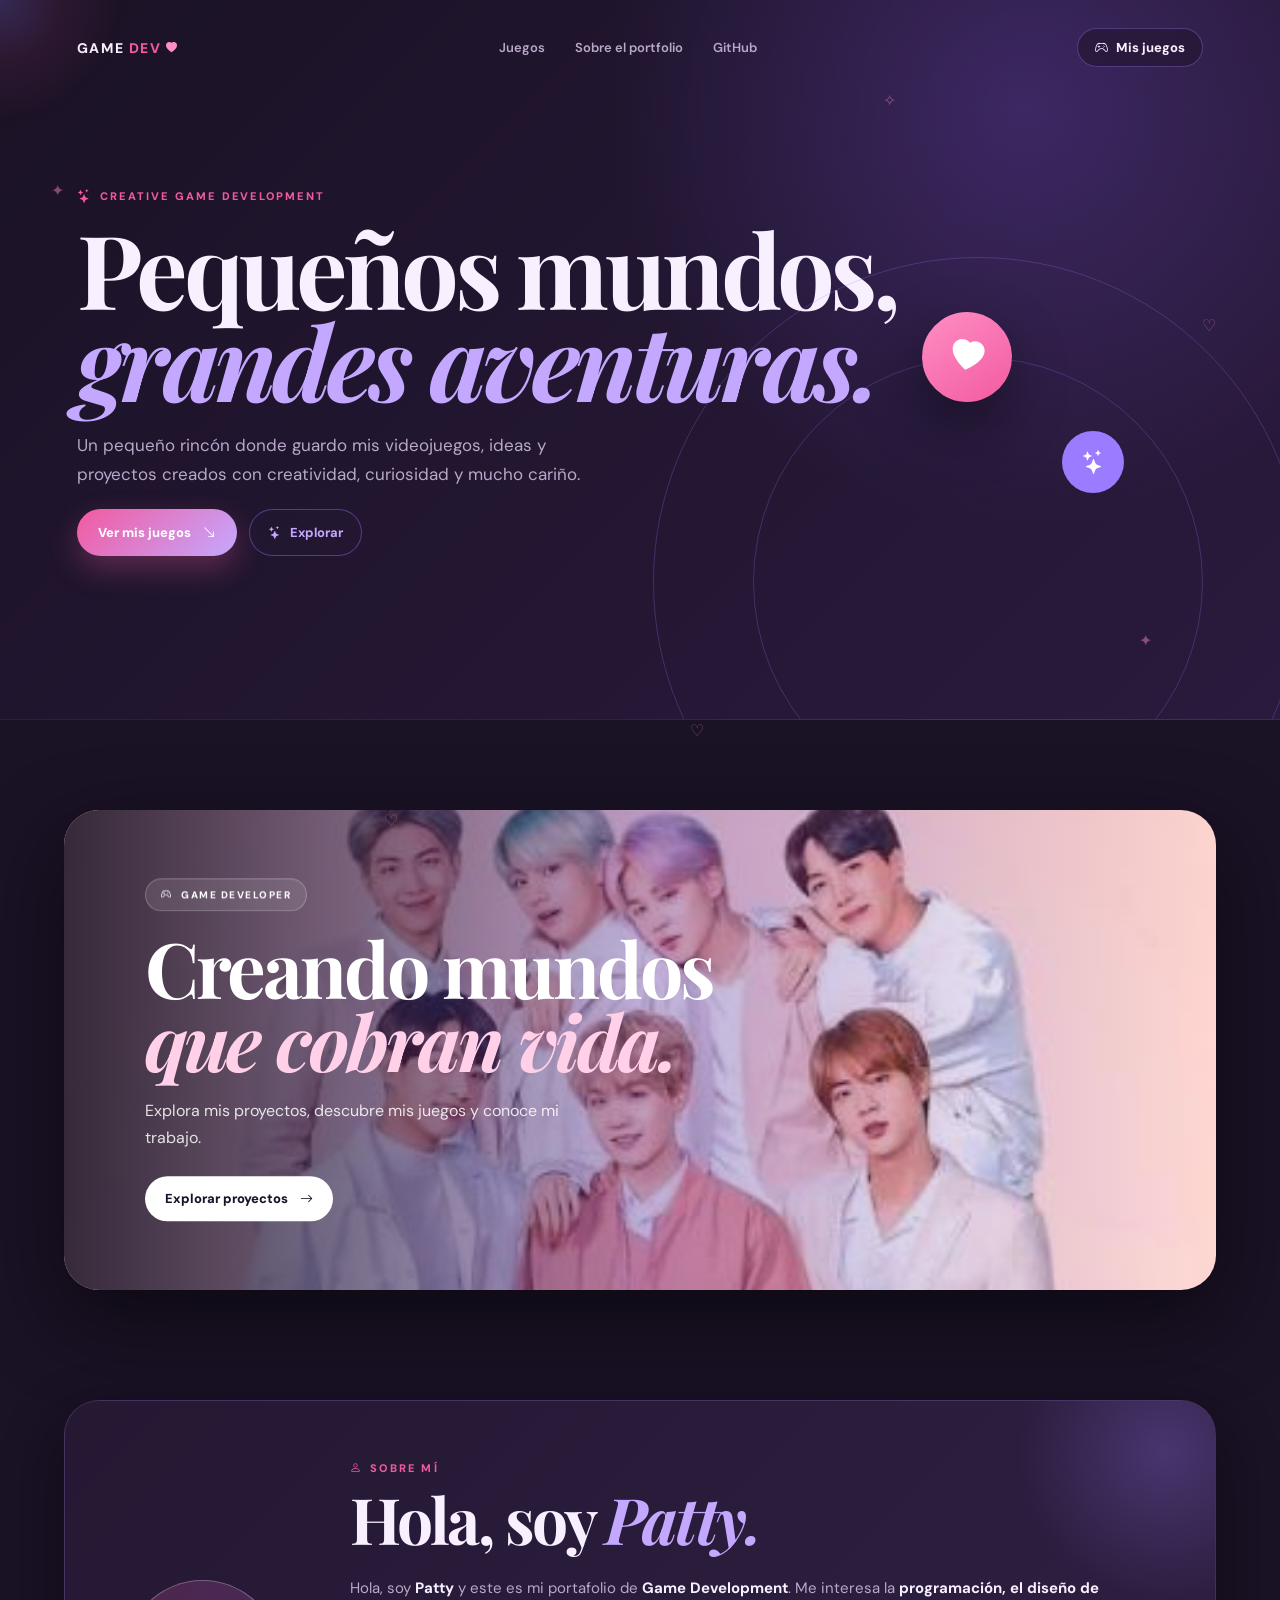
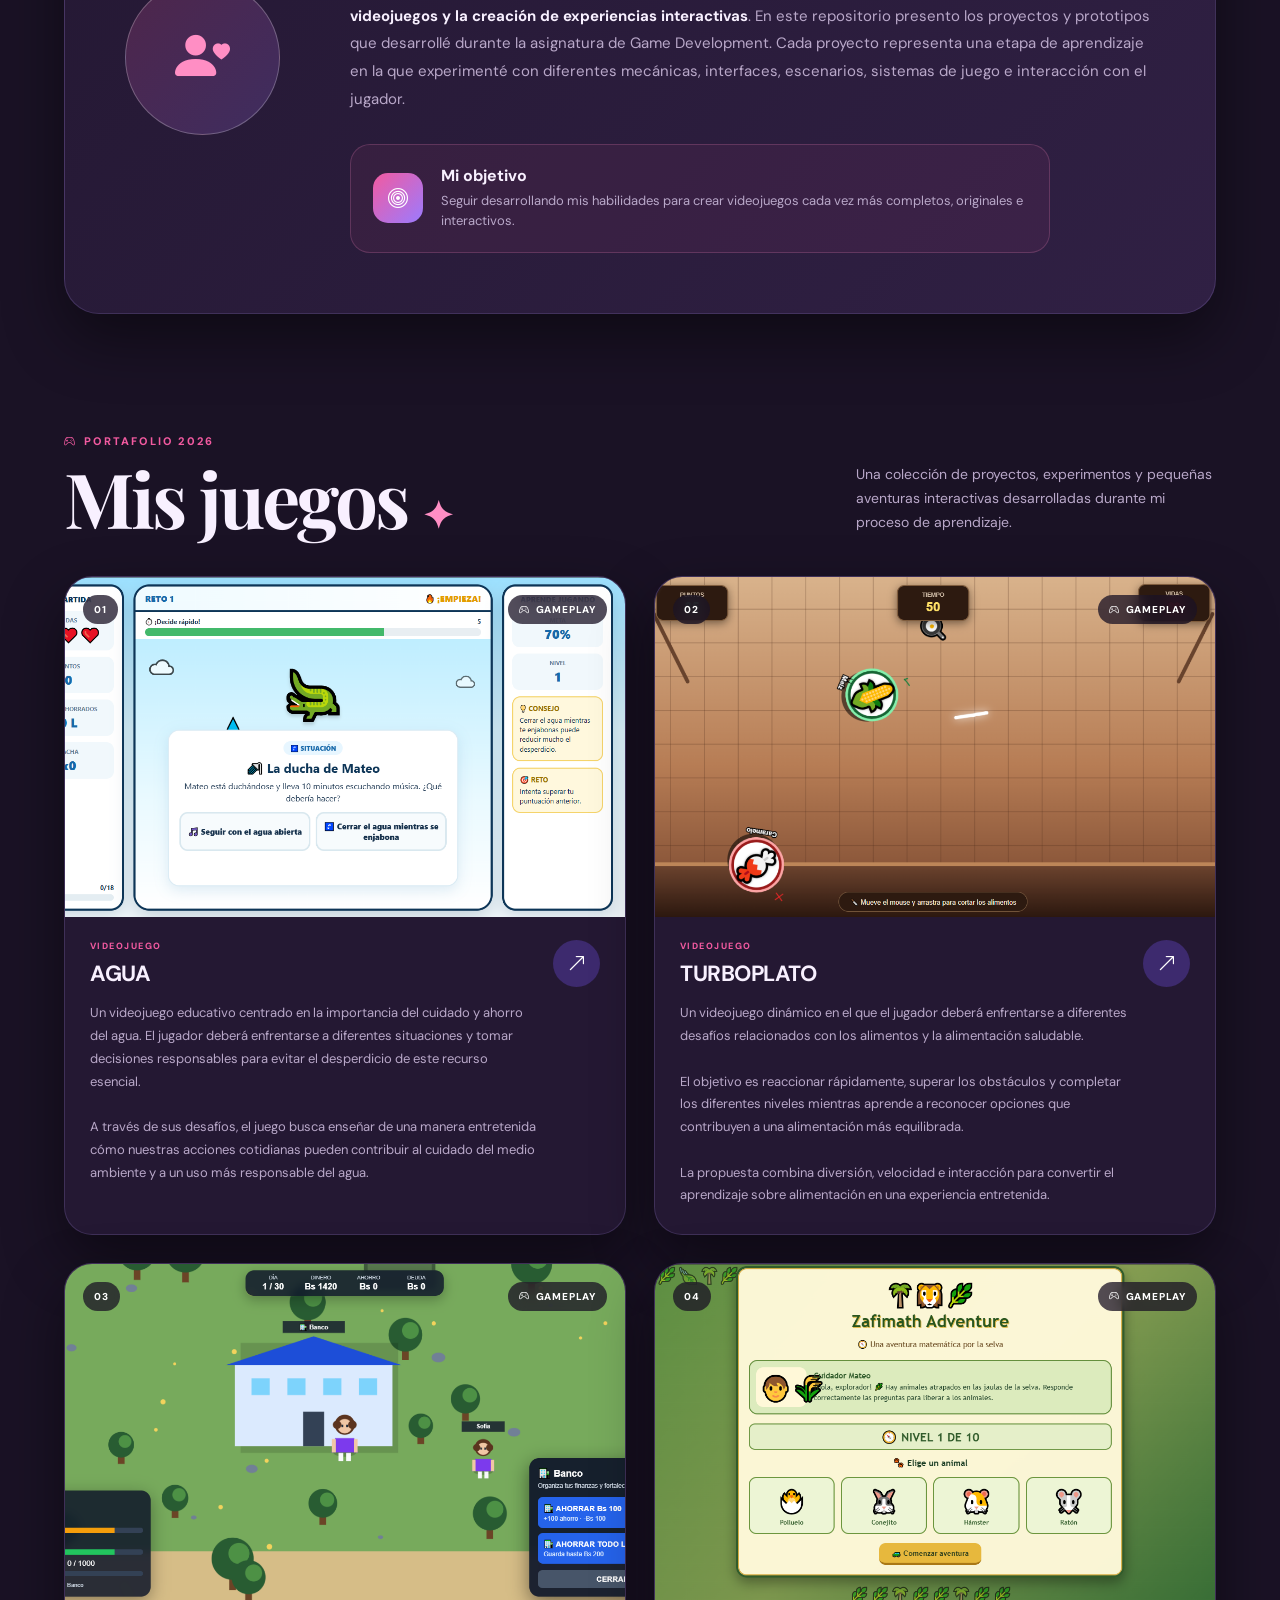
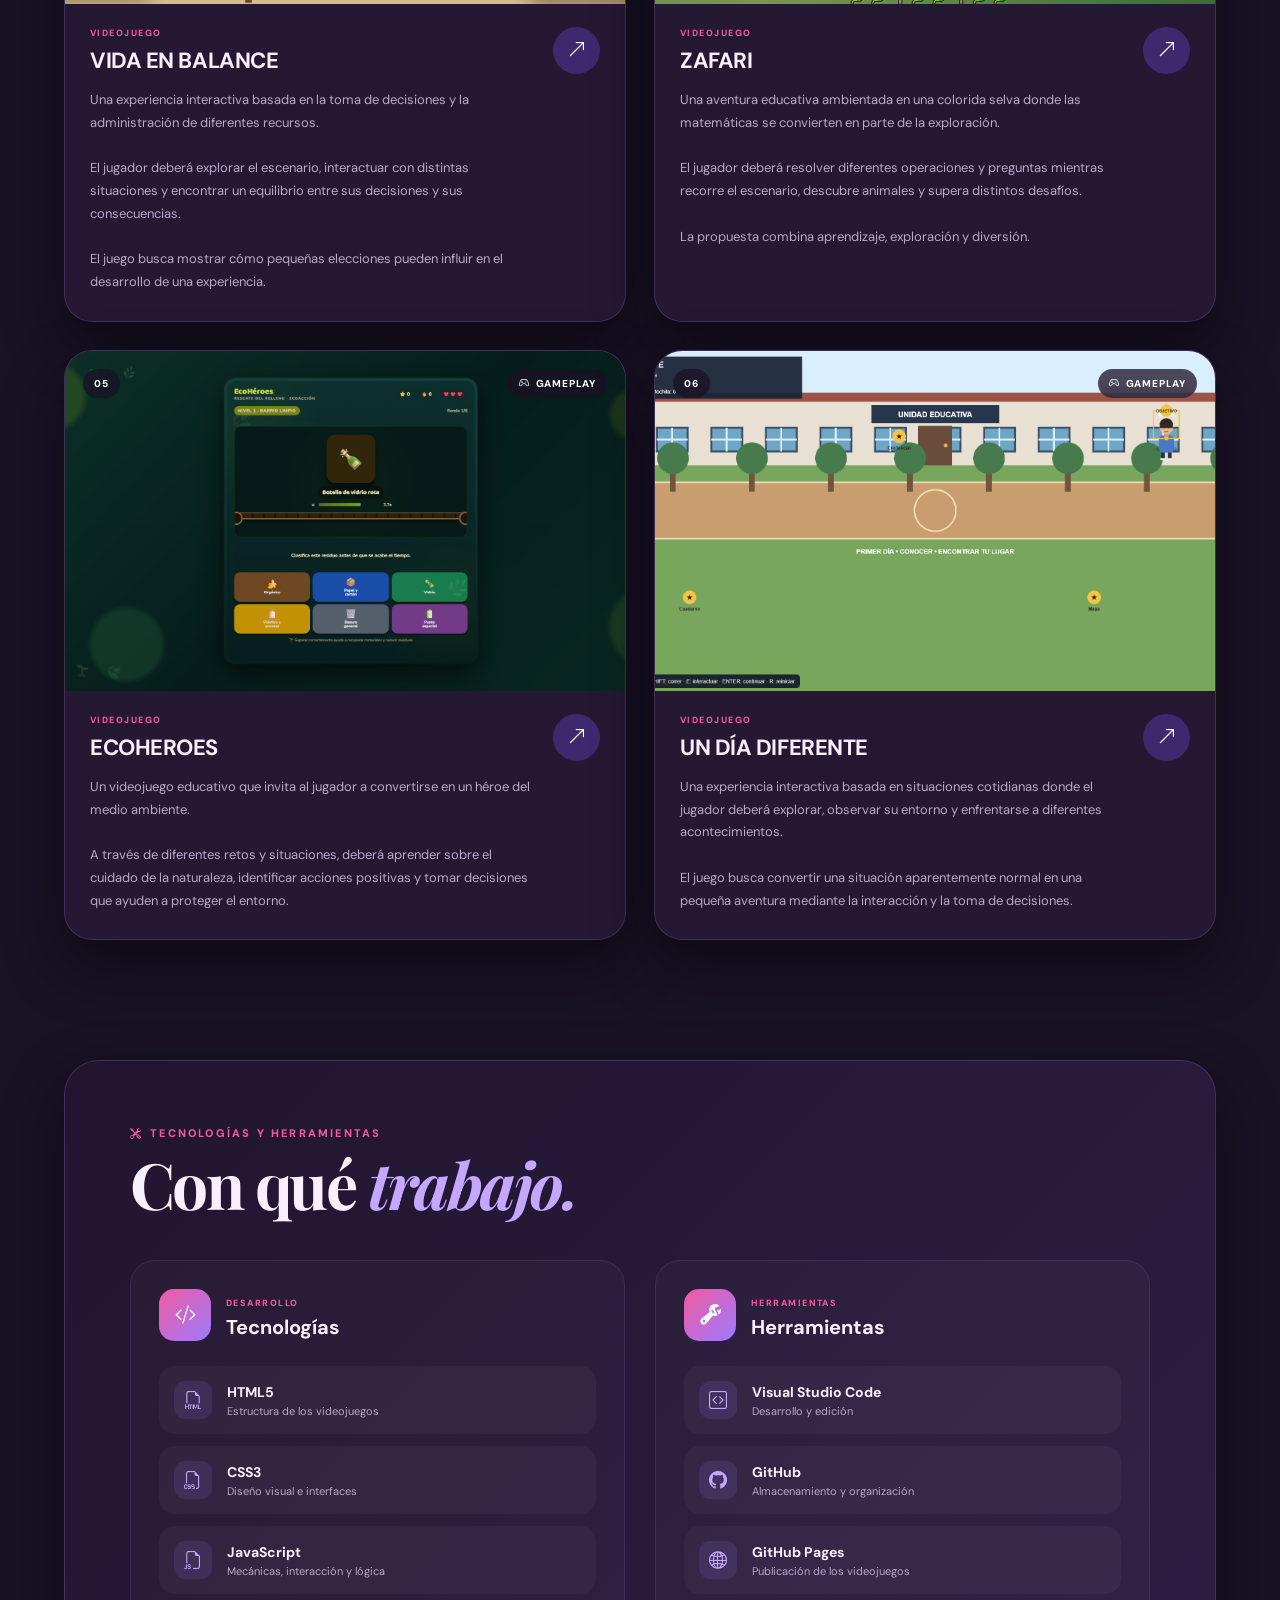
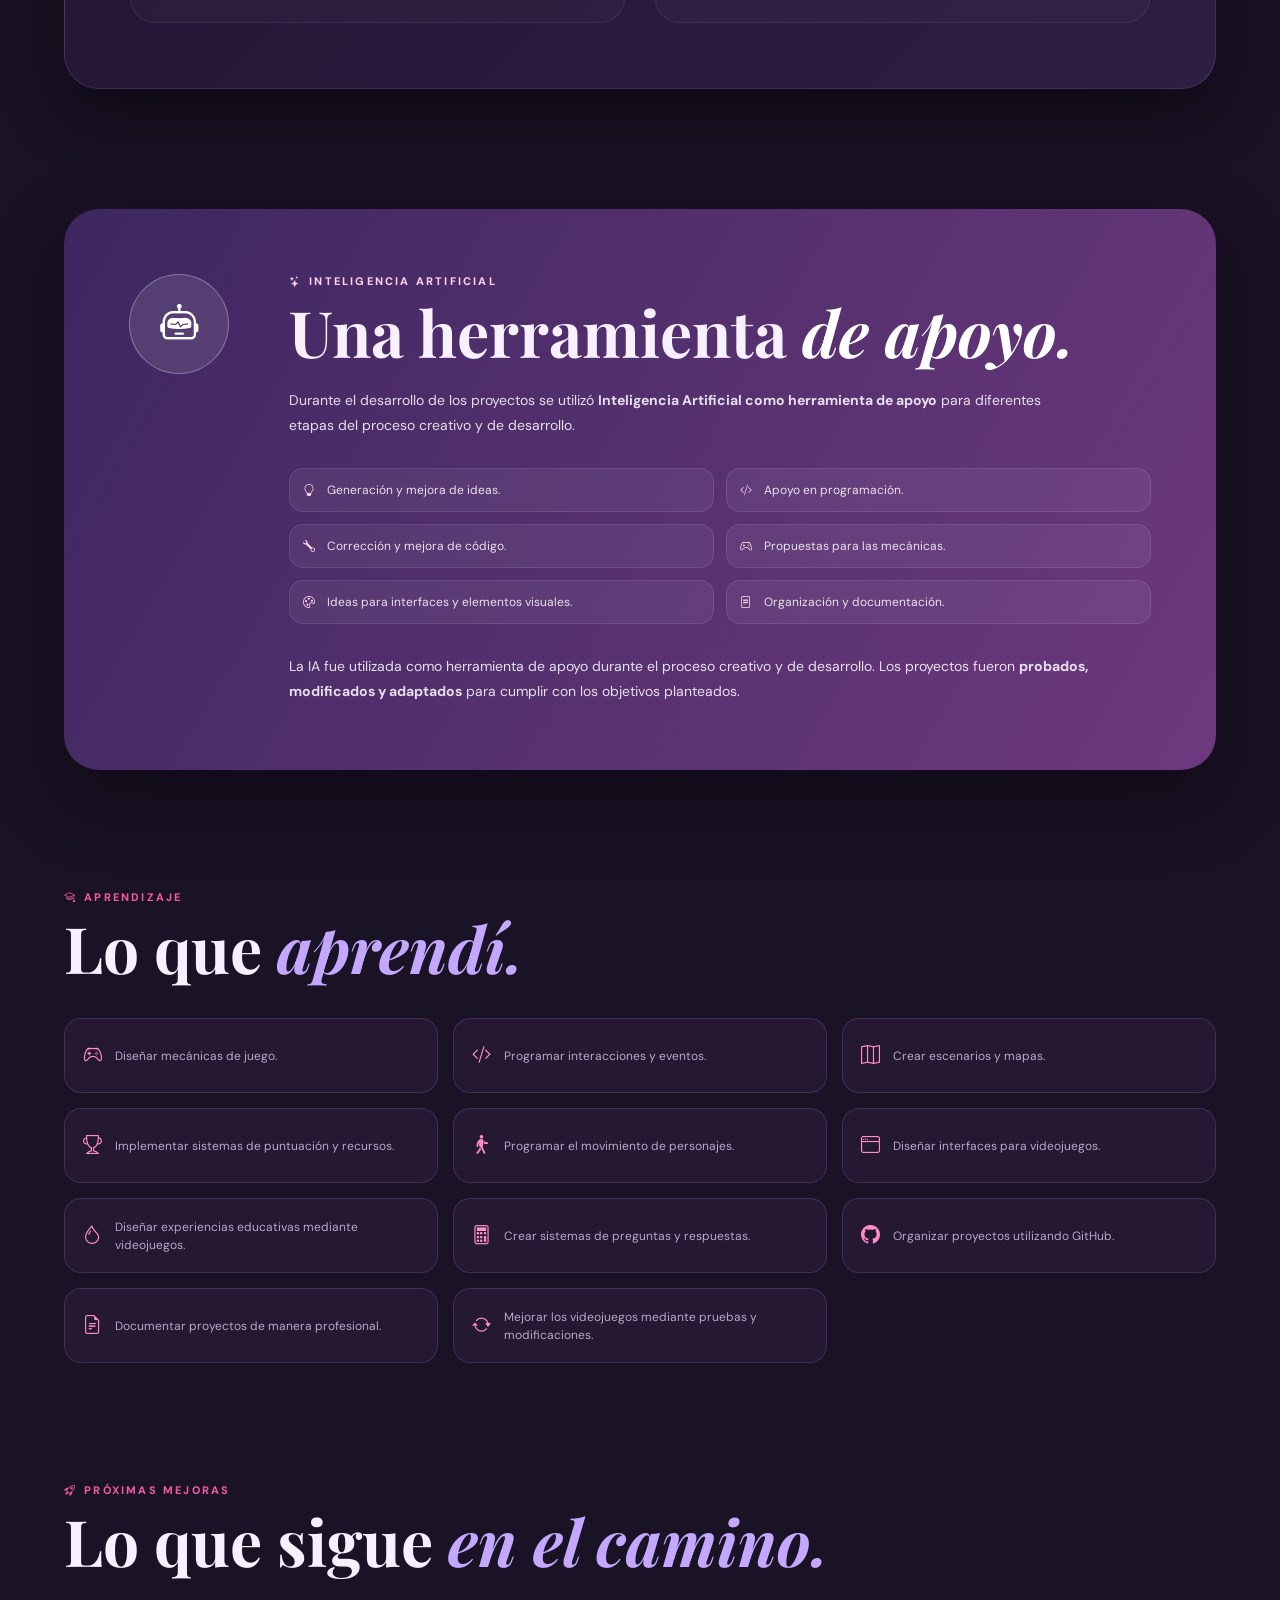
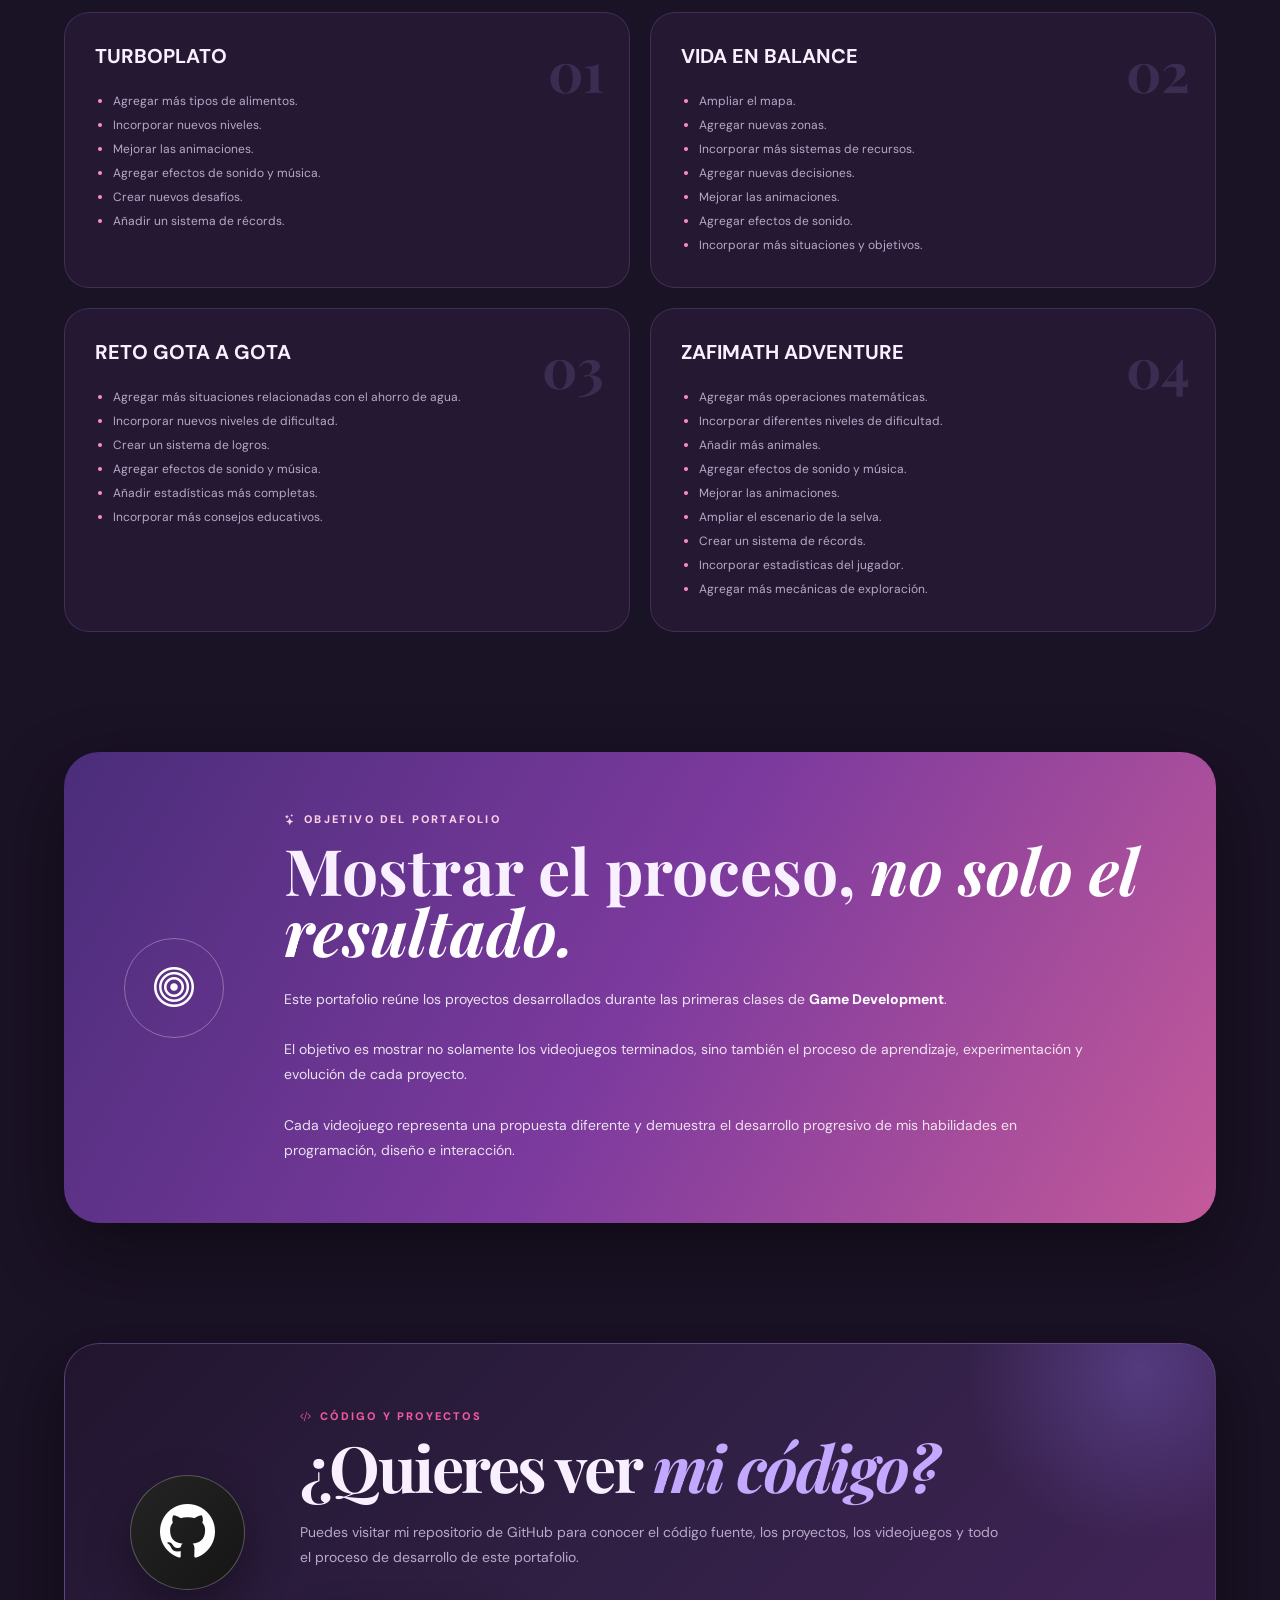
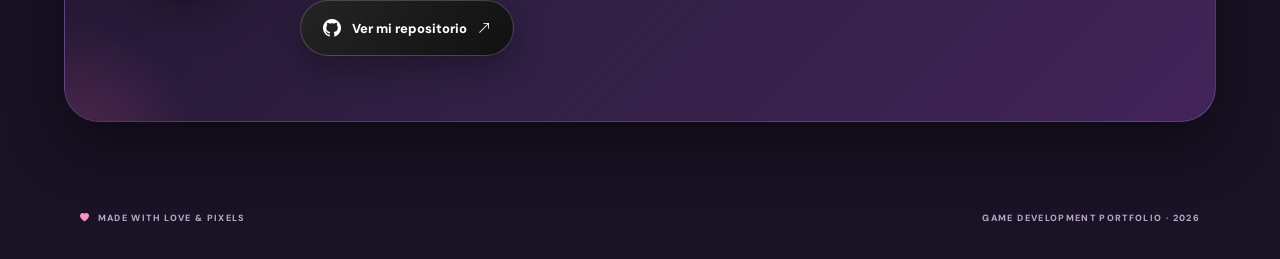
<file: index.html>
<!DOCTYPE html>
<html lang="es">

<head>

    <meta charset="UTF-8">

    <meta name="viewport" content="width=device-width, initial-scale=1.0">

    <meta name="description"
          content="Portafolio de desarrollo de videojuegos">

    <title>Game Dev Portfolio ♡</title>


    <!-- GOOGLE FONTS -->

    <link rel="preconnect"
          href="https://fonts.googleapis.com">

    <link rel="preconnect"
          href="https://fonts.gstatic.com"
          crossorigin>

    <link href="https://fonts.googleapis.com/css2?family=DM+Sans:wght@400;500;600;700;800&family=Playfair+Display:ital,wght@0,700;1,700&display=swap"
          rel="stylesheet">


    <!-- BOOTSTRAP ICONS -->

    <link rel="stylesheet"
          href="https://cdn.jsdelivr.net/npm/bootstrap-icons@1.11.3/font/bootstrap-icons.min.css">


    <!-- CSS -->

    <link rel="stylesheet"
          href="style.css">

</head>


<body>


    <!-- =================================
         CURSOR GLOW
    ================================== -->

    <div class="cursor-glow"></div>


    <!-- =================================
         PARTICULAS
    ================================== -->

    <div class="particles">

        <span>✦</span>
        <span>♡</span>
        <span>✧</span>
        <span>✦</span>
        <span>♡</span>
        <span>✧</span>
        <span>✦</span>
        <span>♡</span>

    </div>



    <!-- =================================
         NAVBAR + HERO
    ================================== -->

    <header class="hero">

        <nav class="navbar">


            <a href="#"
               class="logo">

                GAME
                <span>DEV</span>

                <i class="bi bi-heart-fill"></i>

            </a>


            <div class="nav-links">

                <a href="#juegos">
                    Juegos
                </a>

                <a href="#sobre-mi">
                    Sobre el portfolio
                </a>

                <a href="#github">
                    GitHub
                </a>

            </div>


            <a href="#juegos"
               class="nav-button">

                <i class="bi bi-controller"></i>

                Mis juegos

            </a>


        </nav>



        <!-- =================================
             HERO
        ================================== -->

        <div class="hero-content">


            <div class="hero-text">


                <p class="eyebrow">

                    <i class="bi bi-stars"></i>

                    CREATIVE GAME DEVELOPMENT

                </p>


                <h1>

                    Pequeños mundos,

                    <br>

                    <em>grandes aventuras.</em>

                </h1>


                <p class="hero-description">

                    Un pequeño rincón donde guardo mis
                    videojuegos, ideas y proyectos creados
                    con creatividad, curiosidad y mucho
                    cariño.

                </p>


                <div class="hero-buttons">


                    <a href="#juegos"
                       class="main-button">

                        Ver mis juegos

                        <i class="bi bi-arrow-down-right"></i>

                    </a>


                    <a href="#sobre-mi"
                       class="secondary-button">

                        <i class="bi bi-stars"></i>

                        Explorar

                    </a>


                </div>


            </div>


            <!-- DECORACIONES -->

            <div class="hero-orbit orbit-one"></div>

            <div class="hero-orbit orbit-two"></div>


            <div class="hero-heart">

                <i class="bi bi-heart-fill"></i>

            </div>


            <div class="hero-star">

                <i class="bi bi-stars"></i>

            </div>


        </div>

    </header>



    <!-- =================================
         MAIN
    ================================== -->

    <main>



        <!-- =================================
             BANNER
        ================================== -->

        <section class="banner reveal"
                 id="banner">


            <img src="assets/images.png"
                 alt="Banner del portafolio">


            <div class="banner-overlay">


                <span class="banner-badge">

                    <i class="bi bi-controller"></i>

                    GAME DEVELOPER

                </span>


                <h2>

                    Creando mundos

                    <em>que cobran vida.</em>

                </h2>


                <p>

                    Explora mis proyectos,
                    descubre mis juegos y
                    conoce mi trabajo.

                </p>


                <a href="#juegos"
                   class="banner-button">

                    Explorar proyectos

                    <i class="bi bi-arrow-right"></i>

                </a>


            </div>

        </section>



        <!-- =================================
             SOBRE MÍ
        ================================== -->

        <section class="about-me-section reveal"
                 id="sobre-mi">


            <div class="about-me-icon">

                <i class="bi bi-person-heart"></i>

            </div>


            <div class="about-me-content">


                <p class="section-label">

                    <i class="bi bi-person"></i>

                    SOBRE MÍ

                </p>


                <h2>

                    Hola, soy

                    <em>Patty.</em>

                </h2>


                <p class="about-me-text">

                    Hola, soy <strong>Patty</strong> y este es mi
                    portafolio de <strong>Game Development</strong>.

                    Me interesa la <strong>programación, el diseño de
                    videojuegos y la creación de experiencias
                    interactivas</strong>. En este repositorio presento
                    los proyectos y prototipos que desarrollé durante
                    la asignatura de Game Development.

                    Cada proyecto representa una etapa de aprendizaje
                    en la que experimenté con diferentes mecánicas,
                    interfaces, escenarios, sistemas de juego e
                    interacción con el jugador.

                </p>


                <div class="objective-box">


                    <div class="objective-icon">

                        <i class="bi bi-bullseye"></i>

                    </div>


                    <div>

                        <h3>
                            Mi objetivo
                        </h3>

                        <p>

                            Seguir desarrollando mis habilidades para
                            crear videojuegos cada vez más completos,
                            originales e interactivos.

                        </p>

                    </div>


                </div>

            </div>

        </section>



        <!-- =================================
             INTRO JUEGOS
        ================================== -->

        <section class="games-intro reveal"
                 id="juegos">


            <div>


                <p class="section-label">

                    <i class="bi bi-controller"></i>

                    PORTAFOLIO 2026

                </p>


                <h2>

                    Mis juegos

                    <span>✦</span>

                </h2>


            </div>


            <p class="intro-text">

                Una colección de proyectos,
                experimentos y pequeñas aventuras
                interactivas desarrolladas durante
                mi proceso de aprendizaje.

            </p>


        </section>



        <!-- =================================
             GRID DE JUEGOS
        ================================== -->

        <section class="games-grid">



            <!-- AGUA -->

            <article class="game-card reveal">


                <div class="game-image">


                    <img src="AGUA/agua-gameplay.png"
                         alt="Gameplay de AGUA">


                    <span class="game-number">
                        01
                    </span>


                    <span class="game-tag">

                        <i class="bi bi-controller"></i>

                        GAMEPLAY

                    </span>


                    <div class="image-shine"></div>


                </div>


                <div class="game-info">


                    <div>


                        <p class="game-type">
                            VIDEOJUEGO
                        </p>


                        <h3>
                            AGUA
                        </h3>


                        <p class="game-description">

                            Un videojuego educativo centrado en la
                            importancia del cuidado y ahorro del agua.
                            El jugador deberá enfrentarse a diferentes
                            situaciones y tomar decisiones responsables
                            para evitar el desperdicio de este recurso
                            esencial.

                            <br><br>

                            A través de sus desafíos, el juego busca
                            enseñar de una manera entretenida cómo
                            nuestras acciones cotidianas pueden
                            contribuir al cuidado del medio ambiente
                            y a un uso más responsable del agua.

                        </p>


                    </div>


                    <a href="AGUA/index.html"
                       class="game-arrow"
                       aria-label="Abrir AGUA">

                        <i class="bi bi-arrow-up-right"></i>

                    </a>


                </div>

            </article>



            <!-- TURBOPLATO -->

            <article class="game-card reveal">


                <div class="game-image">


                    <img src="TURBOPLATO/turboplato-gameplay.png"
                         alt="Gameplay de TURBOPLATO">


                    <span class="game-number">
                        02
                    </span>


                    <span class="game-tag">

                        <i class="bi bi-controller"></i>

                        GAMEPLAY

                    </span>


                    <div class="image-shine"></div>


                </div>


                <div class="game-info">


                    <div>


                        <p class="game-type">
                            VIDEOJUEGO
                        </p>


                        <h3>
                            TURBOPLATO
                        </h3>


                        <p class="game-description">

                            Un videojuego dinámico en el que el jugador
                            deberá enfrentarse a diferentes desafíos
                            relacionados con los alimentos y la
                            alimentación saludable.

                            <br><br>

                            El objetivo es reaccionar rápidamente,
                            superar los obstáculos y completar los
                            diferentes niveles mientras aprende a
                            reconocer opciones que contribuyen a una
                            alimentación más equilibrada.

                            <br><br>

                            La propuesta combina diversión, velocidad
                            e interacción para convertir el aprendizaje
                            sobre alimentación en una experiencia
                            entretenida.

                        </p>


                    </div>


                    <a href="TURBOPLATO/index.html"
                       class="game-arrow"
                       aria-label="Abrir TURBOPLATO">

                        <i class="bi bi-arrow-up-right"></i>

                    </a>


                </div>

            </article>



            <!-- VIDA EN BALANCE -->

            <article class="game-card reveal">


                <div class="game-image">


                    <img src="VIDA-EN-BALANCE/vida-en-balance-gameplay.png"
                         alt="Gameplay de Vida en Balance">


                    <span class="game-number">
                        03
                    </span>


                    <span class="game-tag">

                        <i class="bi bi-controller"></i>

                        GAMEPLAY

                    </span>


                    <div class="image-shine"></div>


                </div>


                <div class="game-info">


                    <div>


                        <p class="game-type">
                            VIDEOJUEGO
                        </p>


                        <h3>
                            VIDA EN BALANCE
                        </h3>


                        <p class="game-description">

                            Una experiencia interactiva basada en la toma
                            de decisiones y la administración de diferentes
                            recursos.

                            <br><br>

                            El jugador deberá explorar el escenario,
                            interactuar con distintas situaciones y
                            encontrar un equilibrio entre sus decisiones
                            y sus consecuencias.

                            <br><br>

                            El juego busca mostrar cómo pequeñas
                            elecciones pueden influir en el desarrollo
                            de una experiencia.

                        </p>


                    </div>


                    <a href="VIDA-EN-BALANCE/index.html"
                       class="game-arrow"
                       aria-label="Abrir Vida en Balance">

                        <i class="bi bi-arrow-up-right"></i>

                    </a>


                </div>

            </article>



            <!-- ZAFARI -->

            <article class="game-card reveal">


                <div class="game-image">


                    <img src="ZAFARI/zafimath-gameplay.png"
                         alt="Gameplay de ZAFARI">


                    <span class="game-number">
                        04
                    </span>


                    <span class="game-tag">

                        <i class="bi bi-controller"></i>

                        GAMEPLAY

                    </span>


                    <div class="image-shine"></div>


                </div>


                <div class="game-info">


                    <div>


                        <p class="game-type">
                            VIDEOJUEGO
                        </p>


                        <h3>
                            ZAFARI
                        </h3>


                        <p class="game-description">

                            Una aventura educativa ambientada en una
                            colorida selva donde las matemáticas se
                            convierten en parte de la exploración.

                            <br><br>

                            El jugador deberá resolver diferentes
                            operaciones y preguntas mientras recorre
                            el escenario, descubre animales y supera
                            distintos desafíos.

                            <br><br>

                            La propuesta combina aprendizaje,
                            exploración y diversión.

                        </p>


                    </div>


                    <a href="ZAFARI/index.html"
                       class="game-arrow"
                       aria-label="Abrir ZAFARI">

                        <i class="bi bi-arrow-up-right"></i>

                    </a>


                </div>

            </article>



            <!-- ECOHEROES -->

            <article class="game-card reveal">


                <div class="game-image">


                    <img src="ECOHEROES/ecoheroes-gameplay.png"
                         alt="Gameplay de ECOHEROES">


                    <span class="game-number">
                        05
                    </span>


                    <span class="game-tag">

                        <i class="bi bi-controller"></i>

                        GAMEPLAY

                    </span>


                    <div class="image-shine"></div>


                </div>


                <div class="game-info">


                    <div>


                        <p class="game-type">
                            VIDEOJUEGO
                        </p>


                        <h3>
                            ECOHEROES
                        </h3>


                        <p class="game-description">

                            Un videojuego educativo que invita al jugador
                            a convertirse en un héroe del medio ambiente.

                            <br><br>

                            A través de diferentes retos y situaciones,
                            deberá aprender sobre el cuidado de la
                            naturaleza, identificar acciones positivas
                            y tomar decisiones que ayuden a proteger
                            el entorno.

                        </p>


                    </div>


                    <a href="ECOHEROES/index.html"
                       class="game-arrow"
                       aria-label="Abrir ECOHEROES">

                        <i class="bi bi-arrow-up-right"></i>

                    </a>


                </div>

            </article>



            <!-- UN DÍA DIFERENTE -->

            <article class="game-card reveal">


                <div class="game-image">


                    <img src="UN_DIA_DIFERENTE/un-dia-diferente-gameplay.png"
                         alt="Gameplay de Un Día Diferente">


                    <span class="game-number">
                        06
                    </span>


                    <span class="game-tag">

                        <i class="bi bi-controller"></i>

                        GAMEPLAY

                    </span>


                    <div class="image-shine"></div>


                </div>


                <div class="game-info">


                    <div>


                        <p class="game-type">
                            VIDEOJUEGO
                        </p>


                        <h3>
                            UN DÍA DIFERENTE
                        </h3>


                        <p class="game-description">

                            Una experiencia interactiva basada en
                            situaciones cotidianas donde el jugador
                            deberá explorar, observar su entorno y
                            enfrentarse a diferentes acontecimientos.

                            <br><br>

                            El juego busca convertir una situación
                            aparentemente normal en una pequeña
                            aventura mediante la interacción y la
                            toma de decisiones.

                        </p>


                    </div>


                    <a href="UN_DIA_DIFERENTE/index.html"
                       class="game-arrow"
                       aria-label="Abrir Un Día Diferente">

                        <i class="bi bi-arrow-up-right"></i>

                    </a>


                </div>

            </article>


        </section>



        <!-- =================================
             TECNOLOGÍAS
        ================================== -->

        <section class="technologies-section reveal">


            <div class="technologies-header">


                <p class="section-label">

                    <i class="bi bi-tools"></i>

                    TECNOLOGÍAS Y HERRAMIENTAS

                </p>


                <h2>

                    Con qué

                    <em>trabajo.</em>

                </h2>


            </div>


            <div class="technology-content">


                <div class="technology-block">


                    <div class="technology-title">


                        <div class="technology-icon">

                            <i class="bi bi-code-slash"></i>

                        </div>


                        <div>

                            <span>
                                DESARROLLO
                            </span>

                            <h3>
                                Tecnologías
                            </h3>

                        </div>


                    </div>


                    <div class="technology-list">


                        <div class="technology-item">

                            <i class="bi bi-filetype-html"></i>

                            <div>

                                <strong>
                                    HTML5
                                </strong>

                                <p>
                                    Estructura de los videojuegos
                                </p>

                            </div>

                        </div>


                        <div class="technology-item">

                            <i class="bi bi-filetype-css"></i>

                            <div>

                                <strong>
                                    CSS3
                                </strong>

                                <p>
                                    Diseño visual e interfaces
                                </p>

                            </div>

                        </div>


                        <div class="technology-item">

                            <i class="bi bi-filetype-js"></i>

                            <div>

                                <strong>
                                    JavaScript
                                </strong>

                                <p>
                                    Mecánicas, interacción y lógica
                                </p>

                            </div>

                        </div>


                    </div>

                </div>



                <div class="technology-block">


                    <div class="technology-title">


                        <div class="technology-icon">

                            <i class="bi bi-wrench-adjustable"></i>

                        </div>


                        <div>

                            <span>
                                HERRAMIENTAS
                            </span>

                            <h3>
                                Herramientas
                            </h3>

                        </div>


                    </div>


                    <div class="technology-list">


                        <div class="technology-item">

                            <i class="bi bi-code-square"></i>

                            <div>

                                <strong>
                                    Visual Studio Code
                                </strong>

                                <p>
                                    Desarrollo y edición
                                </p>

                            </div>

                        </div>


                        <div class="technology-item">

                            <i class="bi bi-github"></i>

                            <div>

                                <strong>
                                    GitHub
                                </strong>

                                <p>
                                    Almacenamiento y organización
                                </p>

                            </div>

                        </div>


                        <div class="technology-item">

                            <i class="bi bi-globe2"></i>

                            <div>

                                <strong>
                                    GitHub Pages
                                </strong>

                                <p>
                                    Publicación de los videojuegos
                                </p>

                            </div>

                        </div>


                    </div>

                </div>


            </div>

        </section>



        <!-- =================================
             INTELIGENCIA ARTIFICIAL
        ================================== -->

        <section class="ai-section reveal">


            <div class="ai-icon">

                <i class="bi bi-robot"></i>

            </div>


            <div>


                <p class="section-label">

                    <i class="bi bi-stars"></i>

                    INTELIGENCIA ARTIFICIAL

                </p>


                <h2>

                    Una herramienta

                    <em>de apoyo.</em>

                </h2>


                <p class="ai-text">

                    Durante el desarrollo de los proyectos se utilizó
                    <strong>Inteligencia Artificial como herramienta
                    de apoyo</strong> para diferentes etapas del proceso
                    creativo y de desarrollo.

                </p>


                <div class="ai-grid">


                    <div>

                        <i class="bi bi-lightbulb"></i>

                        <span>
                            Generación y mejora de ideas.
                        </span>

                    </div>


                    <div>

                        <i class="bi bi-code-slash"></i>

                        <span>
                            Apoyo en programación.
                        </span>

                    </div>


                    <div>

                        <i class="bi bi-wrench"></i>

                        <span>
                            Corrección y mejora de código.
                        </span>

                    </div>


                    <div>

                        <i class="bi bi-controller"></i>

                        <span>
                            Propuestas para las mecánicas.
                        </span>

                    </div>


                    <div>

                        <i class="bi bi-palette"></i>

                        <span>
                            Ideas para interfaces y elementos visuales.
                        </span>

                    </div>


                    <div>

                        <i class="bi bi-file-text"></i>

                        <span>
                            Organización y documentación.
                        </span>

                    </div>


                </div>


                <p class="ai-final-text">

                    La IA fue utilizada como herramienta de apoyo durante
                    el proceso creativo y de desarrollo. Los proyectos
                    fueron <strong>probados, modificados y adaptados</strong>
                    para cumplir con los objetivos planteados.

                </p>


            </div>

        </section>



        <!-- =================================
             LO QUE APRENDÍ
        ================================== -->

        <section class="learning-section reveal">


            <div class="learning-header">


                <p class="section-label">

                    <i class="bi bi-mortarboard"></i>

                    APRENDIZAJE

                </p>


                <h2>

                    Lo que

                    <em>aprendí.</em>

                </h2>


            </div>


            <div class="learning-grid">


                <div class="learning-item">

                    <i class="bi bi-controller"></i>

                    <span>
                        Diseñar mecánicas de juego.
                    </span>

                </div>


                <div class="learning-item">

                    <i class="bi bi-code-slash"></i>

                    <span>
                        Programar interacciones y eventos.
                    </span>

                </div>


                <div class="learning-item">

                    <i class="bi bi-map"></i>

                    <span>
                        Crear escenarios y mapas.
                    </span>

                </div>


                <div class="learning-item">

                    <i class="bi bi-trophy"></i>

                    <span>
                        Implementar sistemas de puntuación y recursos.
                    </span>

                </div>


                <div class="learning-item">

                    <i class="bi bi-person-walking"></i>

                    <span>
                        Programar el movimiento de personajes.
                    </span>

                </div>


                <div class="learning-item">

                    <i class="bi bi-window"></i>

                    <span>
                        Diseñar interfaces para videojuegos.
                    </span>

                </div>


                <div class="learning-item">

                    <i class="bi bi-droplet"></i>

                    <span>
                        Diseñar experiencias educativas mediante videojuegos.
                    </span>

                </div>


                <div class="learning-item">

                    <i class="bi bi-calculator"></i>

                    <span>
                        Crear sistemas de preguntas y respuestas.
                    </span>

                </div>


                <div class="learning-item">

                    <i class="bi bi-github"></i>

                    <span>
                        Organizar proyectos utilizando GitHub.
                    </span>

                </div>


                <div class="learning-item">

                    <i class="bi bi-file-earmark-text"></i>

                    <span>
                        Documentar proyectos de manera profesional.
                    </span>

                </div>


                <div class="learning-item">

                    <i class="bi bi-arrow-repeat"></i>

                    <span>
                        Mejorar los videojuegos mediante pruebas y modificaciones.
                    </span>

                </div>


            </div>

        </section>



        <!-- =================================
             PRÓXIMAS MEJORAS
        ================================== -->

        <section class="improvements-section reveal">


            <div class="improvements-header">


                <p class="section-label">

                    <i class="bi bi-rocket-takeoff"></i>

                    PRÓXIMAS MEJORAS

                </p>


                <h2>

                    Lo que sigue

                    <em>en el camino.</em>

                </h2>


            </div>


            <div class="improvements-grid">


                <div class="improvement-card">

                    <div class="improvement-number">
                        01
                    </div>

                    <h3>
                        TURBOPLATO
                    </h3>

                    <ul>

                        <li>
                            Agregar más tipos de alimentos.
                        </li>

                        <li>
                            Incorporar nuevos niveles.
                        </li>

                        <li>
                            Mejorar las animaciones.
                        </li>

                        <li>
                            Agregar efectos de sonido y música.
                        </li>

                        <li>
                            Crear nuevos desafíos.
                        </li>

                        <li>
                            Añadir un sistema de récords.
                        </li>

                    </ul>

                </div>



                <div class="improvement-card">

                    <div class="improvement-number">
                        02
                    </div>

                    <h3>
                        VIDA EN BALANCE
                    </h3>

                    <ul>

                        <li>
                            Ampliar el mapa.
                        </li>

                        <li>
                            Agregar nuevas zonas.
                        </li>

                        <li>
                            Incorporar más sistemas de recursos.
                        </li>

                        <li>
                            Agregar nuevas decisiones.
                        </li>

                        <li>
                            Mejorar las animaciones.
                        </li>

                        <li>
                            Agregar efectos de sonido.
                        </li>

                        <li>
                            Incorporar más situaciones y objetivos.
                        </li>

                    </ul>

                </div>



                <div class="improvement-card">

                    <div class="improvement-number">
                        03
                    </div>

                    <h3>
                        RETO GOTA A GOTA
                    </h3>

                    <ul>

                        <li>
                            Agregar más situaciones relacionadas con el ahorro de agua.
                        </li>

                        <li>
                            Incorporar nuevos niveles de dificultad.
                        </li>

                        <li>
                            Crear un sistema de logros.
                        </li>

                        <li>
                            Agregar efectos de sonido y música.
                        </li>

                        <li>
                            Añadir estadísticas más completas.
                        </li>

                        <li>
                            Incorporar más consejos educativos.
                        </li>

                    </ul>

                </div>



                <div class="improvement-card">

                    <div class="improvement-number">
                        04
                    </div>

                    <h3>
                        ZAFIMATH ADVENTURE
                    </h3>

                    <ul>

                        <li>
                            Agregar más operaciones matemáticas.
                        </li>

                        <li>
                            Incorporar diferentes niveles de dificultad.
                        </li>

                        <li>
                            Añadir más animales.
                        </li>

                        <li>
                            Agregar efectos de sonido y música.
                        </li>

                        <li>
                            Mejorar las animaciones.
                        </li>

                        <li>
                            Ampliar el escenario de la selva.
                        </li>

                        <li>
                            Crear un sistema de récords.
                        </li>

                        <li>
                            Incorporar estadísticas del jugador.
                        </li>

                        <li>
                            Agregar más mecánicas de exploración.
                        </li>

                    </ul>

                </div>


            </div>

        </section>



        <!-- =================================
             OBJETIVO DEL PORTAFOLIO
        ================================== -->

        <section class="portfolio-goal reveal">


            <div class="goal-icon">

                <i class="bi bi-bullseye"></i>

            </div>


            <div>


                <p class="section-label">

                    <i class="bi bi-stars"></i>

                    OBJETIVO DEL PORTAFOLIO

                </p>


                <h2>

                    Mostrar el proceso,

                    <em>no solo el resultado.</em>

                </h2>


                <p>

                    Este portafolio reúne los proyectos desarrollados
                    durante las primeras clases de
                    <strong>Game Development</strong>.

                    <br><br>

                    El objetivo es mostrar no solamente los videojuegos
                    terminados, sino también el proceso de aprendizaje,
                    experimentación y evolución de cada proyecto.

                    <br><br>

                    Cada videojuego representa una propuesta diferente
                    y demuestra el desarrollo progresivo de mis
                    habilidades en programación, diseño e interacción.

                </p>


            </div>

        </section>



        <!-- =========================================
             MI REPOSITORIO DE GITHUB
        ========================================== -->

        <section class="github-section reveal"
                 id="github">


            <div class="github-icon">

                <i class="bi bi-github"></i>

            </div>


            <div class="github-content">


                <p class="section-label">

                    <i class="bi bi-code-slash"></i>

                    CÓDIGO Y PROYECTOS

                </p>


                <h2>

                    ¿Quieres ver

                    <em>mi código?</em>

                </h2>


                <p>

                    Puedes visitar mi repositorio de GitHub para
                    conocer el código fuente, los proyectos, los
                    videojuegos y todo el proceso de desarrollo
                    de este portafolio.

                </p>


                <a href="https://github.com/Pattybln/JUEGOS"
                   target="_blank"
                   rel="noopener noreferrer"
                   class="github-button">

                    <i class="bi bi-github"></i>

                    Ver mi repositorio

                    <i class="bi bi-arrow-up-right"></i>

                </a>


            </div>


        </section>


    </main>



    <!-- =================================
         FOOTER
    ================================== -->

    <footer>


        <div>

            <i class="bi bi-heart-fill"></i>

            MADE WITH LOVE & PIXELS

        </div>


        <div>

            GAME DEVELOPMENT PORTFOLIO ·

            <span id="year"></span>

        </div>


    </footer>



    <!-- =================================
         JAVASCRIPT
    ================================== -->

    <script src="script.js"></script>


</body>

</html>
</file>
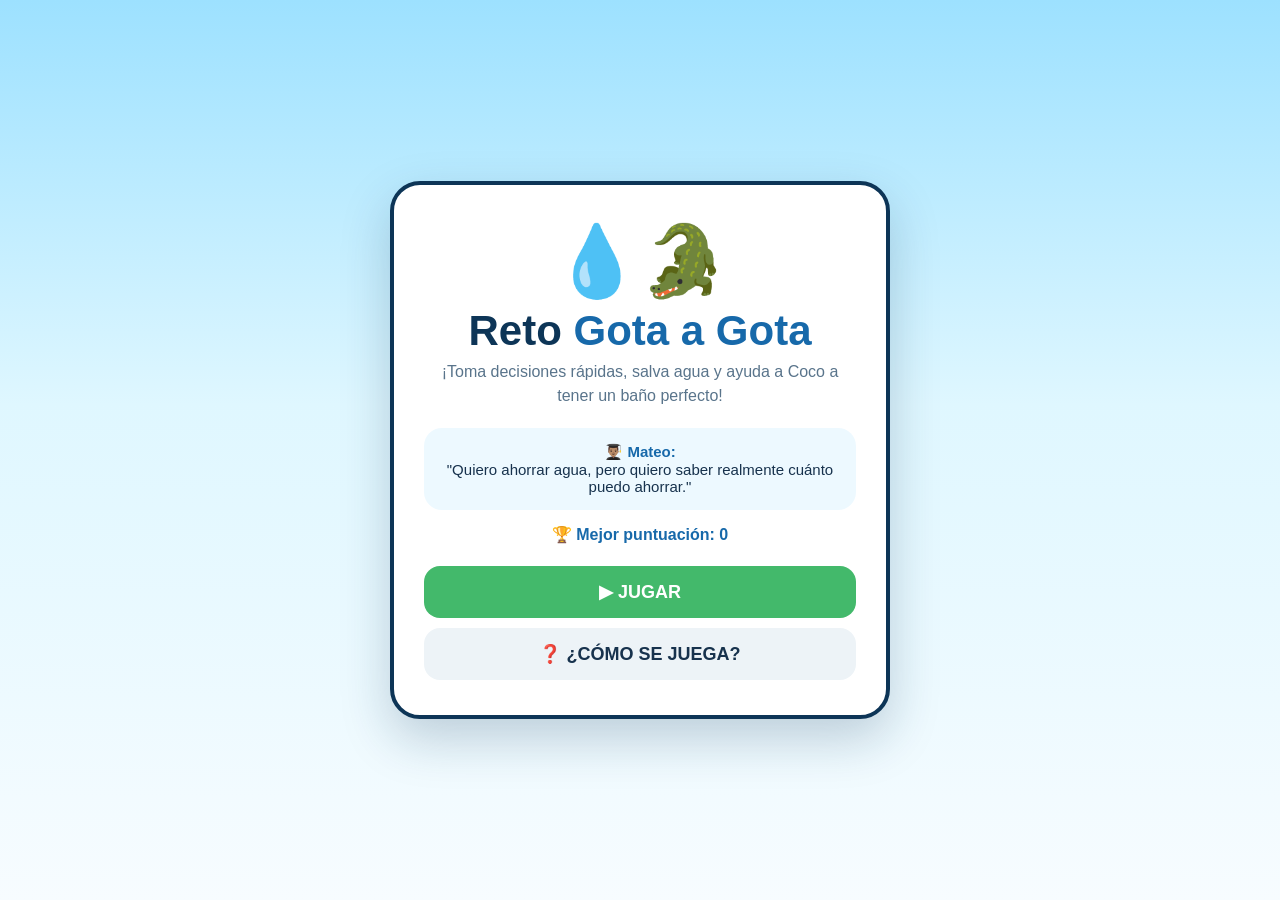
<file: AGUA/index.html>
<!DOCTYPE html>
<html lang="es">
<head>
<meta charset="UTF-8">
<meta name="viewport" content="width=device-width, initial-scale=1.0, user-scalable=no">

<title>Reto Gota a Gota 💧</title>

<style>

/* =========================================================
   CONFIGURACIÓN GENERAL
========================================================= */

*{
    box-sizing:border-box;
    margin:0;
    padding:0;
}

:root{
    --azul:#1769aa;
    --azul-oscuro:#0d3557;
    --celeste:#dff5ff;
    --verde:#43b96b;
    --verde-oscuro:#25864a;
    --rojo:#e95757;
    --amarillo:#ffc83d;
    --blanco:#ffffff;
    --gris:#eef4f7;
    --texto:#17324d;
}

body{
    min-height:100vh;
    font-family:"Segoe UI",Arial,sans-serif;
    background:
        linear-gradient(
            180deg,
            #9de1ff 0%,
            #dff7ff 45%,
            #f7fcff 100%
        );

    display:flex;
    justify-content:center;
    align-items:center;

    overflow:hidden;

    color:var(--texto);
}


/* =========================================================
   CONTENEDOR PRINCIPAL
========================================================= */

#app{
    width:100%;
    height:100vh;

    display:flex;
    justify-content:center;
    align-items:center;

    padding:20px;
}


/* =========================================================
   PANTALLAS
========================================================= */

.screen{
    display:none;
    width:100%;
    height:100%;
}

.screen.active{
    display:flex;
}


/* =========================================================
   MENU
========================================================= */

#menu{
    justify-content:center;
    align-items:center;
}

.menu-card{
    width:min(500px,95vw);

    background:white;

    border-radius:30px;

    padding:35px 30px;

    text-align:center;

    box-shadow:
        0 20px 50px rgba(13,53,87,.22);

    border:4px solid var(--azul-oscuro);
}

.logo{
    font-size:70px;
    margin-bottom:5px;
}

.menu-card h1{
    font-size:42px;
    color:var(--azul-oscuro);
    margin-bottom:5px;
}

.menu-card h1 span{
    color:var(--azul);
}

.subtitle{
    font-size:16px;
    color:#59748b;
    line-height:1.5;
    margin-bottom:20px;
}

.mateo{
    background:#edf9ff;
    border-radius:18px;
    padding:15px;
    margin:15px 0;

    font-size:15px;
}

.mateo strong{
    color:var(--azul);
}

.best{
    margin:12px 0;
    font-weight:bold;
    color:var(--azul);
}


/* =========================================================
   BOTONES
========================================================= */

button{
    font-family:inherit;
}

.main-btn{
    width:100%;
    border:0;
    border-radius:16px;

    padding:15px;

    margin-top:10px;

    font-size:18px;
    font-weight:800;

    cursor:pointer;

    transition:.15s;
}

.main-btn:hover{
    transform:translateY(-2px);
    filter:brightness(1.04);
}

.main-btn:active{
    transform:scale(.97);
}

.play{
    background:var(--verde);
    color:white;
}

.info{
    background:#edf3f7;
    color:var(--texto);
}


/* =========================================================
   JUEGO
========================================================= */

#game{
    justify-content:center;
    align-items:center;
}

.game-layout{

    width:min(1250px,100%);
    height:min(760px,96vh);

    display:grid;

    grid-template-columns:
        210px
        minmax(400px,680px)
        210px;

    gap:18px;

    align-items:stretch;
}


/* =========================================================
   PANELES LATERALES
========================================================= */

.side-panel{
    background:white;

    border:4px solid var(--azul-oscuro);

    border-radius:25px;

    padding:15px;

    box-shadow:
        0 12px 30px rgba(13,53,87,.18);

    display:flex;
    flex-direction:column;

    gap:12px;
}

.panel-title{
    text-align:center;
    font-weight:900;
    color:var(--azul-oscuro);
    font-size:14px;
    text-transform:uppercase;
}


/* vidas */

.lives{
    display:flex;
    justify-content:center;
    gap:5px;

    font-size:30px;
}

.life.lost{
    filter:grayscale(1);
    opacity:.25;
}


/* estadísticas */

.stat{
    background:#f1f8fc;
    border-radius:14px;
    padding:10px;
    text-align:center;
}

.stat-label{
    font-size:11px;
    color:#68839a;
    text-transform:uppercase;
    font-weight:bold;
}

.stat-value{
    font-size:24px;
    font-weight:900;
    color:var(--azul);
    margin-top:2px;
}


/* progreso */

.progress-box{
    margin-top:auto;
}

.progress-text{
    display:flex;
    justify-content:space-between;
    font-size:12px;
    font-weight:bold;
    margin-bottom:5px;
}

.progress{
    height:12px;
    background:#e4edf2;
    border-radius:20px;
    overflow:hidden;
}

.progress-fill{
    height:100%;
    width:0%;

    background:
        linear-gradient(
            90deg,
            var(--verde),
            #72df91
        );

    transition:.3s;
}


/* =========================================================
   TABLERO CENTRAL
========================================================= */

.board{
    background:white;

    border:4px solid var(--azul-oscuro);

    border-radius:30px;

    box-shadow:
        0 15px 40px rgba(13,53,87,.22);

    overflow:hidden;

    display:flex;
    flex-direction:column;

    min-height:0;
}


/* encabezado */

.top-bar{
    padding:12px 18px;

    background:
        linear-gradient(
            90deg,
            #effbff,
            #ffffff
        );

    border-bottom:3px solid var(--azul-oscuro);

    display:flex;
    justify-content:space-between;
    align-items:center;
}

.level{
    font-weight:900;
    color:var(--azul);
}

.combo{
    font-weight:900;
    color:#e39c00;
}


/* =========================================================
   TIMER
========================================================= */

.timer-area{
    padding:10px 18px 5px;
}

.timer-label{
    display:flex;
    justify-content:space-between;

    font-size:12px;
    font-weight:bold;

    margin-bottom:5px;
}

.timer{
    width:100%;
    height:15px;

    background:#e8eef2;

    border-radius:20px;

    overflow:hidden;
}

.timer-fill{
    height:100%;
    width:100%;

    background:var(--verde);

    transition:
        width .1s linear,
        background .3s;
}


/* =========================================================
   ESCENA
========================================================= */

.scene{
    flex:1;

    min-height:0;

    position:relative;

    background:
        linear-gradient(
            180deg,
            #bfeeff 0%,
            #eafaff 60%,
            #ffffff 100%
        );

    display:flex;
    flex-direction:column;

    align-items:center;

    justify-content:center;

    padding:15px;
}


/* nube */

.cloud{
    position:absolute;

    top:20px;
    left:20px;

    font-size:45px;

    opacity:.7;
}

.cloud2{
    position:absolute;

    top:55px;
    right:25px;

    font-size:35px;

    opacity:.55;
}


/* =========================================================
   PERSONAJE
========================================================= */

.character-area{
    display:flex;
    align-items:flex-end;
    justify-content:center;

    gap:25px;

    margin-bottom:10px;

    width:100%;
}

.croc{
    font-size:90px;

    filter:
        drop-shadow(
            0 5px 3px rgba(0,0,0,.15)
        );

    transition:.2s;
}

.croc.happy{
    animation:
        bounce .5s infinite alternate;
}

.croc.sad{
    filter:
        grayscale(.6)
        drop-shadow(
            0 5px 3px rgba(0,0,0,.15)
        );
}

@keyframes bounce{
    from{
        transform:translateY(0);
    }

    to{
        transform:translateY(-8px);
    }
}


/* gotas */

.water-drop{
    position:absolute;

    font-size:35px;

    animation:drop 1.2s infinite;

    opacity:.8;
}

.drop1{
    left:25%;
    top:25%;
}

.drop2{
    right:20%;
    top:35%;

    animation-delay:.4s;
}

@keyframes drop{

    0%{
        transform:translateY(-10px);
        opacity:0;
    }

    50%{
        opacity:1;
    }

    100%{
        transform:translateY(20px);
        opacity:0;
    }
}


/* =========================================================
   TARJETA DE RETO
========================================================= */

.challenge{
    width:min(550px,100%);

    background:white;

    border-radius:22px;

    padding:20px;

    box-shadow:
        0 8px 25px rgba(23,105,170,.13);

    border:2px solid #dcecf5;

    text-align:center;

    position:relative;

    z-index:2;
}

.challenge-tag{
    display:inline-block;

    background:#e7f6ff;

    color:var(--azul);

    border-radius:20px;

    padding:5px 12px;

    font-size:12px;

    font-weight:900;

    margin-bottom:8px;
}

.challenge h2{
    font-size:24px;

    color:var(--azul-oscuro);

    margin-bottom:8px;
}

.challenge p{
    font-size:16px;

    line-height:1.4;

    margin-bottom:15px;
}


/* =========================================================
   RESPUESTAS
========================================================= */

.answers{
    display:grid;

    grid-template-columns:
        1fr
        1fr;

    gap:10px;
}

.answer{
    border:3px solid #d9e8ef;

    background:#f7fbfd;

    border-radius:16px;

    padding:14px 10px;

    min-height:72px;

    font-size:15px;

    font-weight:800;

    color:var(--texto);

    cursor:pointer;

    transition:.15s;
}

.answer:hover{
    transform:translateY(-3px);

    border-color:var(--azul);

    background:#effaff;
}

.answer.correct{
    background:#dff8e7;
    border-color:var(--verde);
    color:#1c713b;
}

.answer.wrong{
    background:#ffe1e1;
    border-color:var(--rojo);
    color:#a82d2d;
}


/* =========================================================
   MENSAJE
========================================================= */

.feedback{

    min-height:35px;

    margin-top:10px;

    font-size:14px;

    font-weight:800;

    display:flex;

    align-items:center;

    justify-content:center;

    text-align:center;
}


/* =========================================================
   PANEL DERECHO
========================================================= */

.tip{
    background:#fff8dd;

    border:2px solid #f5d46b;

    border-radius:15px;

    padding:12px;

    font-size:13px;

    line-height:1.4;
}

.tip strong{
    display:block;

    color:#9a7200;

    margin-bottom:4px;
}

.challenge-number{
    text-align:center;

    font-size:13px;

    color:#6d879a;
}


/* =========================================================
   FIN
========================================================= */

#end{
    justify-content:center;
    align-items:center;
}

.end-card{

    width:min(550px,95vw);

    background:white;

    border:4px solid var(--azul-oscuro);

    border-radius:30px;

    padding:30px;

    text-align:center;

    box-shadow:
        0 20px 50px rgba(13,53,87,.22);
}

.end-emoji{
    font-size:70px;
    margin-bottom:10px;
}

.end-card h1{
    color:var(--azul-oscuro);
    margin-bottom:8px;
}

.result{
    display:grid;

    grid-template-columns:
        1fr 1fr;

    gap:10px;

    margin:20px 0;
}

.result-item{
    background:#f0f8fc;

    border-radius:15px;

    padding:14px;
}

.result-item small{
    display:block;

    color:#6d879a;

    font-size:11px;

    font-weight:bold;

    text-transform:uppercase;
}

.result-item strong{
    font-size:25px;

    color:var(--azul);
}

.final-message{
    font-size:15px;
    line-height:1.5;

    color:#557086;

    margin-bottom:15px;
}


/* =========================================================
   HOW TO
========================================================= */

#howto{
    justify-content:center;
    align-items:center;
}

.how-card{

    width:min(600px,95vw);

    background:white;

    border-radius:28px;

    padding:30px;

    border:4px solid var(--azul-oscuro);

    box-shadow:
        0 20px 50px rgba(13,53,87,.22);
}

.how-card h1{
    text-align:center;

    color:var(--azul-oscuro);

    margin-bottom:20px;
}

.how-item{

    display:flex;

    gap:15px;

    align-items:flex-start;

    padding:12px;

    background:#f3f9fc;

    border-radius:15px;

    margin-bottom:10px;
}

.how-icon{
    font-size:30px;
}


/* =========================================================
   RESPONSIVE
========================================================= */

@media(max-width:900px){

    body{
        overflow:auto;
    }

    #app{
        height:auto;
        min-height:100vh;
        padding:10px;
    }

    .game-layout{

        height:auto;
        min-height:95vh;

        grid-template-columns:
            1fr;

        grid-template-rows:
            auto
            auto
            auto;

        gap:10px;
    }

    .side-panel{
        display:grid;

        grid-template-columns:
            repeat(4,1fr);

        padding:8px;

        gap:7px;
    }

    .side-panel .panel-title,
    .side-panel .tip,
    .side-panel .progress-box{
        display:none;
    }

    .stat{
        padding:7px;
    }

    .stat-value{
        font-size:19px;
    }

    .lives{
        font-size:22px;
    }

    .board{
        min-height:680px;
    }

    .game-layout .left-panel{
        order:1;
    }

    .game-layout .board{
        order:2;
    }

    .game-layout .right-panel{
        order:3;
    }

    .right-panel{
        display:flex;
        flex-direction:row;
        justify-content:center;
    }

    .right-panel .stat{
        flex:1;
    }

}

@media(max-width:500px){

    .menu-card{
        padding:25px 18px;
    }

    .menu-card h1{
        font-size:32px;
    }

    .croc{
        font-size:70px;
    }

    .challenge h2{
        font-size:20px;
    }

    .challenge p{
        font-size:14px;
    }

    .answer{
        font-size:13px;
        min-height:80px;
    }

    .board{
        min-height:650px;
    }
}

</style>
</head>

<body>

<div id="app">


<!-- =====================================================
     MENÚ
===================================================== -->

<section id="menu" class="screen active">

    <div class="menu-card">

        <div class="logo">
            💧🐊
        </div>

        <h1>
            Reto <span>Gota a Gota</span>
        </h1>

        <p class="subtitle">
            ¡Toma decisiones rápidas, salva agua y ayuda a Coco
            a tener un baño perfecto!
        </p>

        <div class="mateo">

            👨🏽‍🎓 <strong>Mateo:</strong>

            <br>

            "Quiero ahorrar agua, pero quiero saber
            realmente cuánto puedo ahorrar."

        </div>

        <div class="best">
            🏆 Mejor puntuación:
            <span id="menuBest">0</span>
        </div>

        <button
            class="main-btn play"
            onclick="iniciarJuego()">

            ▶ JUGAR

        </button>

        <button
            class="main-btn info"
            onclick="mostrarComoJugar()">

            ❓ ¿CÓMO SE JUEGA?

        </button>

    </div>

</section>


<!-- =====================================================
     COMO JUGAR
===================================================== -->

<section id="howto" class="screen">

    <div class="how-card">

        <h1>
            💧 ¿Cómo se juega?
        </h1>

        <div class="how-item">

            <div class="how-icon">⏱️</div>

            <div>
                <strong>¡Tienes poco tiempo!</strong>

                <p>
                    Cada situación tiene un límite de tiempo.
                    Piensa rápido y elige.
                </p>
            </div>

        </div>

        <div class="how-item">

            <div class="how-icon">❤️</div>

            <div>
                <strong>Tienes 3 vidas</strong>

                <p>
                    Si eliges mal, pierdes una vida.
                    Si pierdes todas, Coco no podrá bañarse.
                </p>
            </div>

        </div>

        <div class="how-item">

            <div class="how-icon">💧</div>

            <div>
                <strong>Ahorra litros</strong>

                <p>
                    Cada buena decisión representa agua
                    que puedes evitar desperdiciar.
                </p>
            </div>

        </div>

        <div class="how-item">

            <div class="how-icon">🔥</div>

            <div>
                <strong>Construye una racha</strong>

                <p>
                    Responde correctamente varias veces seguidas
                    para conseguir más puntos.
                </p>

            </div>

        </div>

        <div class="how-item">

            <div class="how-icon">🔀</div>

            <div>
                <strong>¡Nunca memorices!</strong>

                <p>
                    En cada partida las situaciones y la posición
                    de las respuestas cambian.
                </p>

            </div>

        </div>

        <button
            class="main-btn play"
            onclick="mostrarMenu()">

            ← VOLVER

        </button>

    </div>

</section>


<!-- =====================================================
     JUEGO
===================================================== -->

<section id="game" class="screen">

    <div class="game-layout">


        <!-- ===============================
             PANEL IZQUIERDO
        ================================ -->

        <aside class="side-panel left-panel">

            <div class="panel-title">
                Tu partida
            </div>

            <div class="stat">

                <div class="stat-label">
                    Vidas
                </div>

                <div
                    id="lives"
                    class="lives">

                    ❤️❤️❤️

                </div>

            </div>

            <div class="stat">

                <div class="stat-label">
                    Puntos
                </div>

                <div
                    id="score"
                    class="stat-value">

                    0

                </div>

            </div>

            <div class="stat">

                <div class="stat-label">
                    Litros ahorrados
                </div>

                <div
                    id="saved"
                    class="stat-value">

                    0 L

                </div>

            </div>

            <div class="stat">

                <div class="stat-label">
                    Racha
                </div>

                <div
                    id="streak"
                    class="stat-value">

                    x0

                </div>

            </div>

            <div class="progress-box">

                <div class="progress-text">

                    <span>Progreso</span>

                    <span id="progressText">
                        0/10
                    </span>

                </div>

                <div class="progress">

                    <div
                        id="progressFill"
                        class="progress-fill">
                    </div>

                </div>

            </div>

        </aside>


        <!-- ===============================
             TABLERO
        ================================ -->

        <main class="board">

            <div class="top-bar">

                <div
                    id="levelText"
                    class="level">

                    RETO 1

                </div>

                <div
                    id="comboText"
                    class="combo">

                    🔥 ¡EMPIEZA!

                </div>

            </div>


            <!-- TIMER -->

            <div class="timer-area">

                <div class="timer-label">

                    <span>
                        ⏱️ ¡Decide rápido!
                    </span>

                    <span id="timerNumber">
                        5
                    </span>

                </div>

                <div class="timer">

                    <div
                        id="timerFill"
                        class="timer-fill">
                    </div>

                </div>

            </div>


            <!-- ESCENA -->

            <div class="scene">

                <div class="cloud">
                    ☁️
                </div>

                <div class="cloud2">
                    ☁️
                </div>

                <div class="water-drop drop1">
                    💧
                </div>

                <div class="water-drop drop2">
                    💧
                </div>


                <!-- PERSONAJE -->

                <div class="character-area">

                    <div
                        id="croc"
                        class="croc">

                        🐊

                    </div>

                </div>


                <!-- RETO -->

                <div class="challenge">

                    <div
                        id="challengeTag"
                        class="challenge-tag">

                        🚰 SITUACIÓN

                    </div>

                    <h2 id="questionTitle">
                        Preparando el reto...
                    </h2>

                    <p id="questionText">
                    </p>

                    <div
                        id="answers"
                        class="answers">
                    </div>

                    <div
                        id="feedback"
                        class="feedback">
                    </div>

                </div>

            </div>

        </main>


        <!-- ===============================
             PANEL DERECHO
        ================================ -->

        <aside class="side-panel right-panel">

            <div class="panel-title">
                Aprende jugando
            </div>

            <div class="stat">

                <div class="stat-label">
                    Meta
                </div>

                <div class="stat-value">
                    70%
                </div>

            </div>

            <div class="stat">

                <div class="stat-label">
                    Nivel
                </div>

                <div
                    id="rightLevel"
                    class="stat-value">

                    1

                </div>

            </div>

            <div class="tip">

                <strong>
                    💡 CONSEJO
                </strong>

                <span id="tipText">
                    Piensa en cuánto tiempo dejas
                    el agua corriendo.
                </span>

            </div>

            <div class="tip">

                <strong>
                    🎯 RETO
                </strong>

                <span>
                    Intenta superar tu puntuación
                    anterior.
                </span>

            </div>

        </aside>

    </div>

</section>


<!-- =====================================================
     FIN DEL JUEGO
===================================================== -->

<section id="end" class="screen">

    <div class="end-card">

        <div
            id="endEmoji"
            class="end-emoji">

            🐊💧

        </div>

        <h1 id="endTitle">
            ¡Buen trabajo!
        </h1>

        <p
            id="endMessage"
            class="final-message">

        </p>


        <div class="result">

            <div class="result-item">

                <small>
                    Puntos
                </small>

                <strong id="finalScore">
                    0
                </strong>

            </div>

            <div class="result-item">

                <small>
                    Agua ahorrada
                </small>

                <strong id="finalSaved">
                    0 L
                </strong>

            </div>

            <div class="result-item">

                <small>
                    Racha máxima
                </small>

                <strong id="finalStreak">
                    x0
                </strong>

            </div>

            <div class="result-item">

                <small>
                    Mejor puntuación
                </small>

                <strong id="finalBest">
                    0
                </strong>

            </div>

        </div>


        <p
            id="motivation"
            class="final-message">

        </p>


        <button
            class="main-btn play"
            onclick="iniciarJuego()">

            🔄 JUGAR OTRA VEZ

        </button>

        <button
            class="main-btn info"
            onclick="mostrarMenu()">

            🏠 MENÚ PRINCIPAL

        </button>

    </div>

</section>

</div>


<script>

/* =========================================================
   DATOS DEL JUEGO
========================================================= */

const niveles = [

    {
        titulo:"🚿 La ducha de Mateo",

        pregunta:
        "Mateo está duchándose y lleva 10 minutos escuchando música. ¿Qué debería hacer?",

        buena:
        "🚰 Cerrar el agua mientras se enjabona",

        mala:
        "🎵 Seguir con el agua abierta",

        litros:35,

        tiempo:6,

        consejo:
        "Cerrar el agua mientras te enjabonas puede reducir mucho el desperdicio."
    },


    {
        titulo:"🪥 Cepillándose los dientes",

        pregunta:
        "Mateo está cepillándose los dientes. ¿Qué decisión ahorra más agua?",

        buena:
        "🚰 Cerrar el grifo mientras se cepilla",

        mala:
        "💦 Dejar el grifo abierto",

        litros:8,

        tiempo:5,

        consejo:
        "No necesitas agua corriendo durante todo el cepillado."
    },


    {
        titulo:"🍽️ Lavando los platos",

        pregunta:
        "Mateo tiene varios platos con comida. ¿Cuál opción es mejor?",

        buena:
        "🫧 Enjabonar con el grifo cerrado",

        mala:
        "🌊 Mantener el agua corriendo",

        litros:18,

        tiempo:5,

        consejo:
        "Enjabonar varios platos antes de enjuagarlos ayuda a reducir el consumo."
    },


    {
        titulo:"🧹 Limpiando la casa",

        pregunta:
        "Mateo necesita limpiar el piso. ¿Qué debería utilizar?",

        buena:
        "🪣 Un balde con agua controlada",

        mala:
        "🌊 Una manguera abierta",

        litros:25,

        tiempo:5,

        consejo:
        "Un balde te permite controlar exactamente cuánta agua utilizas."
    },


    {
        titulo:"🌱 Regando las plantas",

        pregunta:
        "Las plantas de la casa necesitan agua. ¿Qué opción es mejor?",

        buena:
        "🌱 Regar solo lo necesario",

        mala:
        "🌊 Dejar el agua corriendo",

        litros:12,

        tiempo:5,

        consejo:
        "Regar temprano o al final de la tarde también ayuda a evitar evaporación."
    },


    {
        titulo:"🔧 Una fuga en casa",

        pregunta:
        "Mateo escucha un pequeño goteo debajo del lavamanos. ¿Qué hace?",

        buena:
        "🔧 Revisar la fuga y avisar",

        mala:
        "😴 Ignorarla",

        litros:30,

        tiempo:5,

        consejo:
        "Una fuga pequeña puede desperdiciar muchos litros con el tiempo."
    },


    {
        titulo:"🚗 Lavando la bicicleta",

        pregunta:
        "Mateo quiere lavar su bicicleta. ¿Qué opción desperdicia menos?",

        buena:
        "🪣 Utilizar un balde",

        mala:
        "🌊 Dejar la manguera abierta",

        litros:20,

        tiempo:5,

        consejo:
        "Un recipiente ayuda a controlar mejor la cantidad de agua utilizada."
    },


    {
        titulo:"☕ Preparando el desayuno",

        pregunta:
        "Mateo necesita llenar un vaso. ¿Qué debería evitar?",

        buena:
        "💧 Servir solamente lo necesario",

        mala:
        "🌊 Dejar correr el agua mientras busca el vaso",

        litros:6,

        tiempo:5,

        consejo:
        "Preparar primero el vaso evita que el grifo quede abierto innecesariamente."
    },


    {
        titulo:"🛁 El baño de Coco",

        pregunta:
        "Coco ya tiene suficiente agua para bañarse. ¿Qué haces?",

        buena:
        "🚰 Cerrar el agua",

        mala:
        "💦 Seguir llenando la bañera",

        litros:22,

        tiempo:4,

        consejo:
        "Cerrar el grifo cuando ya tienes suficiente evita desperdiciar agua."
    },


    {
        titulo:"🥤 Agua que sobró",

        pregunta:
        "Mateo tiene agua limpia que sobró en un vaso. ¿Qué podría hacer?",

        buena:
        "🌱 Usarla para regar una planta",

        mala:
        "🗑️ Tirarla directamente",

        litros:4,

        tiempo:5,

        consejo:
        "Algunas sobras de agua limpia pueden reutilizarse."
    },


    {
        titulo:"🚿 El cabello",

        pregunta:
        "Mateo está poniéndose champú. ¿Qué debería hacer con el agua?",

        buena:
        "🚰 Cerrar el agua durante el champú",

        mala:
        "💦 Dejarla corriendo",

        litros:20,

        tiempo:5,

        consejo:
        "Cerrar el agua durante el champú es una de las acciones más fáciles."
    },


    {
        titulo:"🧼 Lavándose las manos",

        pregunta:
        "Mateo se está enjabonando las manos. ¿Qué hace?",

        buena:
        "🚰 Cerrar el grifo mientras se enjabona",

        mala:
        "💦 Mantenerlo abierto",

        litros:6,

        tiempo:5,

        consejo:
        "Solo necesitas abrir el grifo para mojar y enjuagar."
    },


    {
        titulo:"🍳 Cocinando",

        pregunta:
        "Mateo está cocinando y necesita lavar algunas verduras.",

        buena:
        "🥣 Lavarlas en un recipiente",

        mala:
        "🌊 Dejarlas bajo el grifo abierto",

        litros:10,

        tiempo:5,

        consejo:
        "Un recipiente permite lavar alimentos utilizando menos agua."
    },


    {
        titulo:"🌧️ Día de lluvia",

        pregunta:
        "Está lloviendo y Mateo tiene recipientes limpios afuera.",

        buena:
        "🌧️ Aprovechar el agua de lluvia para las plantas",

        mala:
        "🚿 Usar agua potable para todo",

        litros:15,

        tiempo:6,

        consejo:
        "Cuando sea seguro y apropiado, el agua de lluvia puede servir para algunas tareas."
    },


    {
        titulo:"🧽 Limpiando la cocina",

        pregunta:
        "Mateo necesita limpiar la mesa. ¿Qué opción es mejor?",

        buena:
        "🧽 Usar un paño húmedo",

        mala:
        "🌊 Mojar toda la superficie con el grifo",

        litros:8,

        tiempo:5,

        consejo:
        "No necesitas grandes cantidades de agua para limpiar una superficie."
    },


    {
        titulo:"🚽 El inodoro",

        pregunta:
        "Mateo nota que el inodoro sigue haciendo ruido después de descargarlo.",

        buena:
        "🔧 Revisar si existe una fuga",

        mala:
        "😴 Ignorar el ruido",

        litros:25,

        tiempo:5,

        consejo:
        "Un inodoro con fuga puede desperdiciar agua constantemente."
    },


    {
        titulo:"🧺 Lavadora",

        pregunta:
        "Mateo tiene poca ropa para lavar. ¿Qué decisión es mejor?",

        buena:
        "👕 Esperar a tener una carga adecuada",

        mala:
        "🌊 Usar la lavadora casi vacía",

        litros:40,

        tiempo:6,

        consejo:
        "Usar cargas adecuadas evita gastar agua innecesariamente."
    },


    {
        titulo:"🚰 El último reto",

        pregunta:
        "Mateo quiere convertirse en un experto ahorrador. ¿Qué hace?",

        buena:
        "🏆 Convertir pequeños hábitos en una rutina",

        mala:
        "🤷 No cambiar nada",

        litros:50,

        tiempo:5,

        consejo:
        "Los pequeños cambios repetidos todos los días pueden generar un gran ahorro."
    }

];


/* =========================================================
   VARIABLES
========================================================= */

let preguntasPartida = [];

let nivelActual = 0;

let vidas = 3;

let puntos = 0;

let ahorro = 0;

let racha = 0;

let rachaMaxima = 0;

let bloqueado = false;

let timerInterval = null;

let tiempoRestante = 0;

let tiempoTotal = 0;

let ultimaPartida = [];


/* =========================================================
   ELEMENTOS
========================================================= */

const menu =
    document.getElementById("menu");

const howto =
    document.getElementById("howto");

const game =
    document.getElementById("game");

const end =
    document.getElementById("end");


/* =========================================================
   CAMBIAR PANTALLA
========================================================= */

function cambiarPantalla(pantalla){

    [menu,howto,game,end]
        .forEach(s =>
            s.classList.remove("active")
        );

    pantalla.classList.add("active");
}


function mostrarMenu(){

    detenerTimer();

    cambiarPantalla(menu);

    actualizarMejorPuntuacion();
}


function mostrarComoJugar(){

    cambiarPantalla(howto);

}


/* =========================================================
   MEJOR PUNTUACIÓN
========================================================= */

function obtenerMejor(){

    return Number(
        localStorage.getItem(
            "reto_gota_mejor"
        ) || 0
    );

}


function guardarMejor(){

    const mejor =
        obtenerMejor();

    if(puntos > mejor){

        localStorage.setItem(
            "reto_gota_mejor",
            puntos
        );

        return puntos;

    }

    return mejor;
}


function actualizarMejorPuntuacion(){

    document.getElementById(
        "menuBest"
    ).textContent =
        obtenerMejor();

}


/* =========================================================
   MEZCLAR ARRAY
========================================================= */

function mezclar(array){

    const copia =
        [...array];

    for(
        let i=copia.length-1;
        i>0;
        i--
    ){

        const j =
            Math.floor(
                Math.random()*(i+1)
            );

        [
            copia[i],
            copia[j]
        ] =
        [
            copia[j],
            copia[i]
        ];

    }

    return copia;
}


/* =========================================================
   INICIAR PARTIDA
========================================================= */

function iniciarJuego(){

    detenerTimer();

    nivelActual = 0;

    vidas = 3;

    puntos = 0;

    ahorro = 0;

    racha = 0;

    rachaMaxima = 0;

    bloqueado = false;


    /*
       Mezclamos las preguntas.
    */

    preguntasPartida =
        mezclar(niveles);


    /*
       Evitamos que dos partidas consecutivas
       tengan exactamente el mismo orden.
    */

    if(
        ultimaPartida.length > 0 &&
        preguntasPartida.every(
            (pregunta,index) =>
            pregunta.titulo ===
            ultimaPartida[index]
        )
    ){

        preguntasPartida =
            mezclar(niveles);

    }


    ultimaPartida =
        preguntasPartida.map(
            pregunta =>
            pregunta.titulo
        );


    actualizarHUD();

    cambiarPantalla(game);

    cargarNivel();

}


/* =========================================================
   CARGAR NIVEL
========================================================= */

function cargarNivel(){

    detenerTimer();

    bloqueado = false;


    if(nivelActual >= preguntasPartida.length){

        terminarJuego();

        return;

    }


    const nivel =
        preguntasPartida[nivelActual];


    document.getElementById(
        "levelText"
    ).textContent =
        "RETO " +
        (nivelActual + 1);


    document.getElementById(
        "rightLevel"
    ).textContent =
        nivelActual + 1;


    document.getElementById(
        "questionTitle"
    ).textContent =
        nivel.titulo;


    document.getElementById(
        "questionText"
    ).textContent =
        nivel.pregunta;


    document.getElementById(
        "tipText"
    ).textContent =
        nivel.consejo;


    document.getElementById(
        "feedback"
    ).textContent =
        "";


    document.getElementById(
        "croc"
    ).className =
        "croc";


    const answers =
        document.getElementById(
            "answers"
        );


    answers.innerHTML = "";


    /*
       Creamos las dos respuestas.
    */

    let opciones = [

        {
            texto:nivel.buena,
            correcta:true
        },

        {
            texto:nivel.mala,
            correcta:false
        }

    ];


    /*
       IMPORTANTE:

       Aquí se mezclan las respuestas.

       Por eso la correcta puede aparecer
       a la izquierda o a la derecha.
    */

    opciones =
        mezclar(opciones);


    opciones.forEach(
        opcion => {

            const boton =
                document.createElement(
                    "button"
                );


            boton.className =
                "answer";


            boton.textContent =
                opcion.texto;


            boton.onclick =
                () =>
                responder(
                    opcion.correcta,
                    boton
                );


            answers.appendChild(
                boton
            );

        }
    );


    tiempoTotal =
        nivel.tiempo;


    tiempoRestante =
        nivel.tiempo;


    actualizarTimerVisual();

    iniciarTimer();

    actualizarHUD();

}


/* =========================================================
   TIMER
========================================================= */

function iniciarTimer(){

    detenerTimer();


    timerInterval =
        setInterval(

            () => {

                tiempoRestante -= 0.1;


                if(
                    tiempoRestante <= 0
                ){

                    tiempoRestante = 0;

                    actualizarTimerVisual();

                    detenerTimer();

                    tiempoAgotado();

                    return;

                }


                actualizarTimerVisual();

            },

            100

        );

}


function detenerTimer(){

    if(timerInterval){

        clearInterval(
            timerInterval
        );

        timerInterval = null;

    }

}


function actualizarTimerVisual(){

    const porcentaje =
        Math.max(
            0,
            Math.min(
                100,
                (tiempoRestante /
                tiempoTotal) * 100
            )
        );


    const fill =
        document.getElementById(
            "timerFill"
        );


    fill.style.width =
        porcentaje + "%";


    document.getElementById(
        "timerNumber"
    ).textContent =
        Math.ceil(
            tiempoRestante
        );


    if(porcentaje <= 30){

        fill.style.background =
            "var(--rojo)";

    }

    else if(porcentaje <= 60){

        fill.style.background =
            "var(--amarillo)";

    }

    else{

        fill.style.background =
            "var(--verde)";

    }

}


/* =========================================================
   TIEMPO AGOTADO
========================================================= */

function tiempoAgotado(){

    if(bloqueado)
        return;


    bloqueado = true;


    vidas--;

    racha = 0;


    document.getElementById(
        "feedback"
    ).textContent =
        "⏰ ¡Se acabó el tiempo!";


    document.getElementById(
        "croc"
    ).className =
        "croc sad";


    document.getElementById(
        "comboText"
    ).textContent =
        "💦 ¡Agua desperdiciada!";


    actualizarHUD();


    setTimeout(

        () => {

            if(vidas <= 0){

                terminarJuego();

            }

            else{

                nivelActual++;

                cargarNivel();

            }

        },

        1300

    );

}


/* =========================================================
   RESPONDER
========================================================= */

function responder(correcta,boton){

    if(bloqueado)
        return;


    bloqueado = true;

    detenerTimer();


    const nivel =
        preguntasPartida[nivelActual];


    if(correcta){

        /* =========================
           RESPUESTA CORRECTA
        ========================== */

        boton.classList.add(
            "correct"
        );


        racha++;


        if(
            racha >
            rachaMaxima
        ){

            rachaMaxima =
                racha;

        }


        /*
           Puntos adicionales por racha.
        */

        const bonus =
            Math.max(
                0,
                (racha - 1) * 10
            );


        const puntosGanados =
            100 + bonus;


        puntos +=
            puntosGanados;


        ahorro +=
            nivel.litros;


        document.getElementById(
            "feedback"
        ).textContent =
            "💧 ¡Correcto! +" +
            nivel.litros +
            " L ahorrados";


        document.getElementById(
            "croc"
        ).className =
            "croc happy";


        document.getElementById(
            "comboText"
        ).textContent =
            racha >= 3
            ? "🔥 ¡RACHA x" + racha + "!"
            : "💧 ¡MUY BIEN!";


        actualizarHUD();


        setTimeout(

            () => {

                nivelActual++;

                cargarNivel();

            },

            1000

        );

    }

    else{

        /* =========================
           RESPUESTA INCORRECTA
        ========================== */

        boton.classList.add(
            "wrong"
        );


        racha = 0;

        vidas--;


        document.getElementById(
            "feedback"
        ).textContent =
            "💦 ¡Cuidado! Desperdiciaste agua";


        document.getElementById(
            "croc"
        ).className =
            "croc sad";


        document.getElementById(
            "comboText"
        ).textContent =
            "💦 ¡Racha perdida!";


        actualizarHUD();


        setTimeout(

            () => {

                if(vidas <= 0){

                    terminarJuego();

                }

                else{

                    nivelActual++;

                    cargarNivel();

                }

            },

            1200

        );

    }

}


/* =========================================================
   HUD
========================================================= */

function actualizarHUD(){

    document.getElementById(
        "score"
    ).textContent =
        puntos;


    document.getElementById(
        "saved"
    ).textContent =
        ahorro + " L";


    document.getElementById(
        "streak"
    ).textContent =
        "x" + racha;


    document.getElementById(
        "progressText"
    ).textContent =
        Math.min(
            nivelActual,
            preguntasPartida.length
        )
        + "/" +
        preguntasPartida.length;


    const porcentaje =
        preguntasPartida.length
        ?
        (
            nivelActual /
            preguntasPartida.length
        ) * 100
        :
        0;


    document.getElementById(
        "progressFill"
    ).style.width =
        porcentaje + "%";


    let corazones = "";


    for(
        let i=0;
        i<3;
        i++
    ){

        corazones +=
            i < vidas
            ? "❤️"
            : "🖤";

    }


    document.getElementById(
        "lives"
    ).textContent =
        corazones;

}


/* =========================================================
   TERMINAR PARTIDA
========================================================= */

function terminarJuego(){

    detenerTimer();


    const mejor =
        guardarMejor();


    const porcentaje =
        Math.round(
            (ahorro /
            300) * 100
        );


    document.getElementById(
        "finalScore"
    ).textContent =
        puntos;


    document.getElementById(
        "finalSaved"
    ).textContent =
        ahorro + " L";


    document.getElementById(
        "finalStreak"
    ).textContent =
        "x" + rachaMaxima;


    document.getElementById(
        "finalBest"
    ).textContent =
        mejor;


    const emoji =
        document.getElementById(
            "endEmoji"
        );


    const title =
        document.getElementById(
            "endTitle"
        );


    const message =
        document.getElementById(
            "endMessage"
        );


    const motivation =
        document.getElementById(
            "motivation"
        );


    if(vidas <= 0){

        emoji.textContent =
            "🐊💦😢";


        title.textContent =
            "EL COCODRILO NO PUDO BAÑARSE CORRECTAMENTE";


        message.textContent =
            "Coco se quedó sin su baño porque se desperdició demasiada agua. ¡Pero puedes intentarlo otra vez!";


        motivation.textContent =
            "🎯 No memorices las respuestas. Cada partida cambia. Intenta superar tu puntuación y construir una racha más grande.";

    }

    else if(
        rachaMaxima >= 7
    ){

        emoji.textContent =
            "🐊🏆💧";


        title.textContent =
            "¡ERES UN EXPERTO EN AHORRO!";


        message.textContent =
            "¡Coco tuvo un baño increíble y Mateo demostró que pequeños cambios pueden ahorrar muchos litros!";


        motivation.textContent =
            "🔥 ¡Ahora intenta superar tu récord! ¿Puedes conseguir una racha todavía mayor?";

    }

    else if(
        ahorro >= 100
    ){

        emoji.textContent =
            "🐊🛁💧";


        title.textContent =
            "¡Coco PUDO BAÑARSE!";


        message.textContent =
            "Tomaste buenas decisiones y conseguiste ahorrar una cantidad importante de agua.";


        motivation.textContent =
            "💪 La próxima partida intenta superar tus " +
            puntos +
            " puntos y ahorrar todavía más.";

    }

    else{

        emoji.textContent =
            "🐊💧";


        title.textContent =
            "¡BUEN INTENTO!";


        message.textContent =
            "Cada decisión cuenta. Ya sabes dónde puedes mejorar tus hábitos.";


        motivation.textContent =
            "🔄 Juega otra vez: las situaciones y las respuestas cambiarán de posición.";

    }


    cambiarPantalla(end);

}


/* =========================================================
   INICIO
========================================================= */

actualizarMejorPuntuacion();

</script>

</body>
</html>
</file>
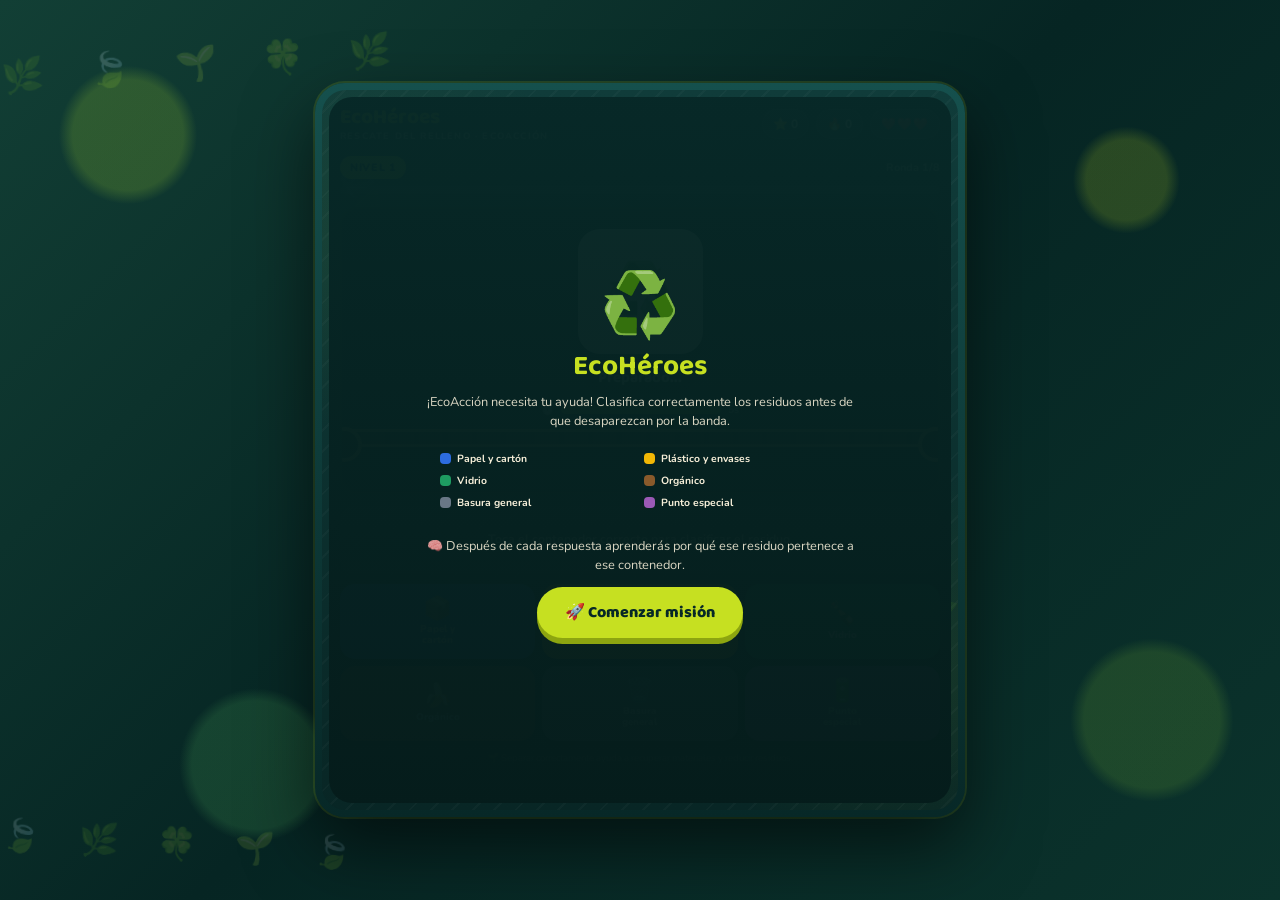
<file: ECOHEROES/index.html>
<!DOCTYPE html>
<html lang="es">
<head>
<meta charset="UTF-8">
<meta name="viewport" content="width=device-width, initial-scale=1.0">

<title>EcoHéroes: Rescate del Relleno</title>

<link rel="preconnect" href="https://fonts.googleapis.com">
<link href="https://fonts.googleapis.com/css2?family=Baloo+2:wght@500;700;800&family=Nunito:wght@400;600;700;800&display=swap" rel="stylesheet">

<style>
:root{
  --teal-950:#072827;
  --teal-900:#0d3d3b;
  --teal-800:#15504d;
  --teal-700:#1d6661;

  --lime:#c6e021;
  --lime-dark:#8da510;

  --cream:#f7efd9;
  --white:#ffffff;

  --paper:#2d6cdf;
  --plastico:#f2b705;
  --vidrio:#1e9b61;
  --organico:#8a5a2b;
  --general:#697786;
  --especial:#9b59b6;

  --danger:#e0483e;
  --success:#66d17a;
}

*{
  box-sizing:border-box;
}

html,
body{
  min-height:100%;
}

body{
  margin:0;
  min-height:100vh;

  /*
    FONDO NATURAL
    Se combinan degradados verdes con hojas/vegetación
    utilizando emojis como decoración.
  */
  background:
    radial-gradient(circle at 10% 15%, rgba(116,164,47,.30) 0 4%, transparent 5%),
    radial-gradient(circle at 88% 20%, rgba(198,224,33,.18) 0 3%, transparent 4%),
    radial-gradient(circle at 20% 85%, rgba(55,130,73,.30) 0 5%, transparent 6%),
    radial-gradient(circle at 90% 80%, rgba(91,146,48,.25) 0 5%, transparent 6%),
    linear-gradient(135deg,#123f35,#062523 50%,#0b332c);

  font-family:'Nunito',sans-serif;
  color:var(--cream);

  display:flex;
  justify-content:center;
  align-items:center;

  padding:15px;

  overflow-x:hidden;

  position:relative;
}

/* Decoración de hojas del fondo */
body::before{
  content:"🌿     🍃          🌱       🍀       🌿";
  position:fixed;
  top:10px;
  left:0;
  width:100%;
  font-size:34px;
  opacity:.18;
  letter-spacing:18px;
  pointer-events:none;
  z-index:0;
  transform:rotate(-4deg);
}

body::after{
  content:"🍃       🌿       🍀          🌱       🍃";
  position:fixed;
  bottom:10px;
  left:0;
  width:100%;
  font-size:32px;
  opacity:.16;
  letter-spacing:15px;
  pointer-events:none;
  z-index:0;
  transform:rotate(3deg);
}

button{
  font-family:inherit;
}

.game{
  width:100%;
  max-width:650px;

  position:relative;
  z-index:2;

  background:linear-gradient(
    180deg,
    var(--teal-800),
    var(--teal-950)
  );

  padding:7px;
  border-radius:30px;

  box-shadow:
    0 30px 70px rgba(0,0,0,.55),
    0 0 0 2px rgba(198,224,33,.15);
}

.screen{
  min-height:720px;

  position:relative;

  overflow:hidden;

  padding:18px;

  border-radius:24px;

  background:
    radial-gradient(
      circle at 10% 20%,
      rgba(126,176,63,.10),
      transparent 25%
    ),
    radial-gradient(
      circle at 90% 80%,
      rgba(198,224,33,.08),
      transparent 25%
    ),
    repeating-linear-gradient(
      135deg,
      rgba(255,255,255,.025) 0 2px,
      transparent 2px 15px
    ),
    linear-gradient(
      180deg,
      #103c3a,
      #082625
    );
}

/* Hojas decorativas dentro del juego */
.screen::before{
  content:"🍃";
  position:absolute;
  top:70px;
  left:8px;
  font-size:48px;
  opacity:.12;
  transform:rotate(-25deg);
  pointer-events:none;
}

.screen::after{
  content:"🌿";
  position:absolute;
  bottom:150px;
  right:5px;
  font-size:55px;
  opacity:.10;
  transform:rotate(20deg);
  pointer-events:none;
}

/* =========================
   HUD
========================= */

.hud{
  display:flex;
  justify-content:space-between;
  align-items:center;
  gap:10px;
}

.logo{
  font-family:'Baloo 2',sans-serif;
  font-size:1.3rem;
  font-weight:800;
  line-height:.95;
  color:var(--lime);
}

.logo small{
  display:block;
  margin-top:4px;

  font-family:'Nunito',sans-serif;
  font-size:.58rem;
  font-weight:800;

  color:var(--cream);

  opacity:.65;

  letter-spacing:1.2px;
  text-transform:uppercase;
}

.hud-right{
  display:flex;
  gap:7px;
  align-items:center;
  flex-wrap:wrap;
  justify-content:flex-end;
}

.pill{
  background:rgba(255,255,255,.09);

  border:1px solid rgba(255,255,255,.12);

  border-radius:999px;

  padding:6px 10px;

  font-size:.75rem;
  font-weight:800;

  white-space:nowrap;
}

.lives{
  letter-spacing:1px;
}

.life-lost{
  opacity:.22;
  filter:grayscale(1);
}

/* =========================
   LEVEL
========================= */

.level-header{
  margin-top:15px;
}

.level-title{
  display:flex;
  justify-content:space-between;
  align-items:center;
  gap:10px;

  margin-bottom:7px;
}

.level-tag{
  display:inline-block;

  padding:4px 10px;

  border-radius:999px;

  background:var(--lime);

  color:var(--teal-950);

  font-size:.67rem;
  font-weight:900;

  text-transform:uppercase;
  letter-spacing:.7px;
}

.progress-text{
  font-size:.68rem;
  font-weight:800;
  opacity:.65;
}

.progress{
  width:100%;
  height:8px;

  background:rgba(255,255,255,.1);

  border-radius:999px;

  overflow:hidden;
}

.progress-bar{
  height:100%;
  width:0%;

  background:linear-gradient(
    90deg,
    var(--lime),
    #8fd400
  );

  border-radius:999px;

  transition:width .35s ease;
}

/* =========================
   BELT
========================= */

.belt{
  position:relative;

  min-height:265px;

  margin-top:13px;
  margin-bottom:12px;

  padding:20px;

  overflow:hidden;

  display:flex;
  justify-content:center;
  align-items:center;

  background:
    radial-gradient(
      circle at center,
      rgba(198,224,33,.06),
      transparent 60%
    ),
    #06201f;

  border:2px solid rgba(198,224,33,.12);

  border-radius:18px;
}

.belt-track{
  position:absolute;

  left:-10px;
  right:-10px;
  bottom:45px;

  height:18px;

  background:
    repeating-linear-gradient(
      90deg,
      #382716 0 24px,
      #24190e 24px 29px
    );

  border-top:3px solid #b98f47;
  border-bottom:3px solid #b98f47;

  box-shadow:0 5px 10px rgba(0,0,0,.5);
}

.belt-track::before,
.belt-track::after{
  content:"";

  position:absolute;

  top:-5px;

  width:27px;
  height:27px;

  border-radius:50%;

  background:#20160b;

  border:4px solid #b98f47;
}

.belt-track::before{
  left:-5px;
}

.belt-track::after{
  right:-5px;
}

.item-area{
  position:relative;
  z-index:3;

  display:flex;
  flex-direction:column;
  align-items:center;

  gap:8px;

  margin-bottom:55px;
}

.item-card{
  width:125px;
  height:125px;

  display:flex;
  justify-content:center;
  align-items:center;

  background:var(--cream);

  border-radius:22px;

  color:#233;

  font-size:3.4rem;

  box-shadow:
    0 10px 0 rgba(0,0,0,.25),
    0 18px 25px rgba(0,0,0,.4);

  animation:itemIn .4s cubic-bezier(.34,1.56,.64,1);
}

@keyframes itemIn{
  from{
    transform:translateY(-45px) scale(.65);
    opacity:0;
  }

  to{
    transform:translateY(0) scale(1);
    opacity:1;
  }
}

.item-card.correct{
  animation:correctAnimation .55s ease forwards;
}

@keyframes correctAnimation{
  0%{
    transform:scale(1);
  }

  45%{
    transform:scale(1.25) rotate(8deg);
  }

  100%{
    transform:scale(0) rotate(25deg);
    opacity:0;
  }
}

.item-card.wrong{
  animation:wrongAnimation .45s ease;
}

@keyframes wrongAnimation{
  0%,100%{
    transform:translateX(0);
  }

  20%{
    transform:translateX(-12px);
  }

  40%{
    transform:translateX(12px);
  }

  60%{
    transform:translateX(-8px);
  }

  80%{
    transform:translateX(7px);
  }
}

.item-name{
  padding:4px 12px;

  background:rgba(0,0,0,.28);

  border-radius:999px;

  font-family:'Baloo 2',sans-serif;

  font-size:.95rem;
  font-weight:800;

  text-align:center;
}

.timer-info{
  display:flex;
  align-items:center;
  gap:7px;

  font-size:.65rem;
  font-weight:800;

  opacity:.75;
}

.timer{
  width:160px;
  height:9px;

  background:rgba(255,255,255,.1);

  border-radius:999px;

  overflow:hidden;
}

.timer-bar{
  width:100%;
  height:100%;

  background:linear-gradient(
    90deg,
    var(--lime),
    #8fd400
  );

  transform-origin:left;
}

/* =========================
   FEEDBACK
========================= */

.feedback{
  min-height:68px;

  padding:10px 12px;

  margin-bottom:10px;

  display:flex;
  justify-content:center;
  align-items:center;

  text-align:center;

  border-radius:14px;

  background:rgba(255,255,255,.055);

  font-size:.76rem;
  font-weight:700;

  line-height:1.35;
}

.feedback.good{
  color:#d9ff8b;

  background:rgba(102,209,122,.1);
}

.feedback.bad{
  color:#ffaaa3;

  background:rgba(224,72,62,.1);
}

.feedback.info{
  color:#f8e7a9;
}

/* =========================
   LEARNING CARD
========================= */

.lesson{
  display:none;

  padding:11px;

  margin-bottom:10px;

  border-radius:14px;

  background:
    linear-gradient(
      135deg,
      rgba(198,224,33,.11),
      rgba(255,255,255,.04)
    );

  border:1px solid rgba(198,224,33,.18);
}

.lesson.visible{
  display:block;
}

.lesson-title{
  display:flex;
  align-items:center;
  gap:7px;

  color:var(--lime);

  font-size:.72rem;
  font-weight:900;

  margin-bottom:4px;
}

.lesson-text{
  font-size:.68rem;
  line-height:1.4;

  opacity:.9;
}

/* =========================
   BINS
========================= */

.bins{
  display:grid;

  grid-template-columns:
    repeat(3, 1fr);

  gap:7px;
}

/*
  IMPORTANTE:
  Los botones se mezclan mediante JavaScript.
  La animación hace que el cambio de posición
  se note en cada nueva pregunta.
*/

.bin{
  min-height:75px;

  border:none;

  border-radius:15px;

  padding:8px 4px;

  cursor:pointer;

  display:flex;
  flex-direction:column;
  justify-content:center;
  align-items:center;

  color:#fff;

  font-size:.61rem;
  font-weight:900;

  line-height:1.05;

  box-shadow:0 5px 0 rgba(0,0,0,.28);

  transition:
    transform .12s ease,
    filter .15s ease;

  -webkit-tap-highlight-color:transparent;
}

.bin:active{
  transform:translateY(4px);

  box-shadow:0 2px 0 rgba(0,0,0,.25);
}

.bin .icon{
  font-size:1.45rem;
  margin-bottom:3px;
}

.bin.papel{
  background:var(--paper);
}

.bin.plastico{
  background:var(--plastico);
  color:#332700;
}

.bin.vidrio{
  background:var(--vidrio);
}

.bin.organico{
  background:var(--organico);
}

.bin.general{
  background:var(--general);
}

.bin.especial{
  background:var(--especial);
}

.bin.flash{
  animation:flash .55s ease;
}

@keyframes flash{
  0%,100%{
    filter:brightness(1);
  }

  50%{
    filter:brightness(1.6);
    transform:scale(1.05);
  }
}

.bin.disabled{
  opacity:.4;
  pointer-events:none;
}

/* Animación al mezclar */
.bin.shuffle{
  animation:shuffleButton .25s ease;
}

@keyframes shuffleButton{
  0%{
    opacity:.45;
    transform:scale(.92);
  }

  100%{
    opacity:1;
    transform:scale(1);
  }
}

/* =========================
   TIP
========================= */

.eco-tip{
  margin-top:10px;

  text-align:center;

  font-size:.6rem;

  opacity:.55;
}

/* =========================
   OVERLAYS
========================= */

.overlay{
  position:absolute;

  inset:7px;

  z-index:20;

  border-radius:23px;

  padding:25px 20px;

  display:flex;
  flex-direction:column;
  justify-content:center;
  align-items:center;

  text-align:center;

  background:
    linear-gradient(
      180deg,
      rgba(7,40,39,.98),
      rgba(5,28,27,.99)
    );
}

.overlay.hidden{
  display:none;
}

.big-emoji{
  font-size:4rem;

  margin-bottom:3px;
}

.overlay h1{
  margin:0;

  font-family:'Baloo 2',sans-serif;

  font-size:1.75rem;
  line-height:1;

  color:var(--lime);
}

.overlay p{
  max-width:430px;

  margin:12px 0;

  font-size:.8rem;

  line-height:1.5;

  opacity:.88;
}

.legend{
  width:100%;
  max-width:400px;

  display:grid;

  grid-template-columns:1fr 1fr;

  gap:7px;

  margin:7px 0 15px;

  text-align:left;
}

.legend-item{
  display:flex;
  align-items:center;

  gap:6px;

  font-size:.65rem;
  font-weight:700;
}

.dot{
  width:11px;
  height:11px;

  border-radius:4px;

  flex:none;
}

.btn{
  border:none;

  padding:13px 28px;

  border-radius:999px;

  background:var(--lime);

  color:var(--teal-950);

  font-family:'Baloo 2',sans-serif;

  font-size:1rem;
  font-weight:900;

  cursor:pointer;

  box-shadow:
    0 6px 0 var(--lime-dark);

  transition:.1s ease;
}

.btn:active{
  transform:translateY(4px);

  box-shadow:
    0 2px 0 var(--lime-dark);
}

.btn.secondary{
  margin-top:8px;

  background:transparent;

  color:var(--cream);

  border:2px solid rgba(255,255,255,.25);

  box-shadow:none;
}

/* =========================
   STATS
========================= */

.stats{
  display:flex;

  gap:24px;

  margin:12px 0 15px;
}

.stat{
  min-width:65px;
}

.stat-number{
  font-family:'Baloo 2',sans-serif;

  font-size:1.6rem;

  color:var(--lime);

  font-weight:800;
}

.stat-label{
  font-size:.57rem;

  text-transform:uppercase;

  letter-spacing:1px;

  opacity:.6;
}

.medal{
  font-size:3rem;

  margin:5px;
}

/* =========================
   RESPONSIVE
========================= */

@media(max-width:480px){

  body{
    padding:7px;
  }

  .screen{
    padding:14px;

    min-height:690px;
  }

  .logo{
    font-size:1.05rem;
  }

  .pill{
    padding:5px 8px;

    font-size:.65rem;
  }

  .item-card{
    width:105px;
    height:105px;

    font-size:2.8rem;
  }

  .belt{
    min-height:245px;
  }

  .bins{
    grid-template-columns:repeat(2,1fr);
  }

  .bin{
    min-height:70px;
  }

  .overlay h1{
    font-size:1.45rem;
  }
}

@media(max-width:350px){

  .hud{
    align-items:flex-start;
  }

  .hud-right{
    flex-direction:column;
    gap:4px;
  }

  .bins{
    gap:5px;
  }

  .bin{
    font-size:.56rem;
  }

}
</style>
</head>

<body>

<div class="game">

<div class="screen" id="screen">

<!-- HUD -->

<div class="hud">

  <div class="logo">
    EcoHéroes
    <small>Rescate del Relleno · EcoAcción</small>
  </div>

  <div class="hud-right">

    <div class="pill">
      ⭐ <span id="score">0</span>
    </div>

    <div class="pill">
      🔥 <span id="combo">0</span>
    </div>

    <div class="pill lives" id="lives">
      ❤️❤️❤️
    </div>

  </div>

</div>


<!-- NIVEL -->

<div class="level-header">

  <div class="level-title">

    <span class="level-tag" id="levelTag">
      Nivel 1
    </span>

    <span class="progress-text" id="progressText">
      Ronda 1/8
    </span>

  </div>

  <div class="progress">

    <div
      class="progress-bar"
      id="progressBar">
    </div>

  </div>

</div>


<!-- BANDA -->

<div class="belt">

  <div class="item-area">

    <div
      class="item-card"
      id="itemCard">
      ♻️
    </div>

    <div
      class="item-name"
      id="itemName">
      Preparado...
    </div>

    <div class="timer-info">

      ⏱️

      <div class="timer">
        <div
          class="timer-bar"
          id="timerBar">
        </div>
      </div>

      <span id="timeText">
        5s
      </span>

    </div>

  </div>

  <div class="belt-track"></div>

</div>


<!-- APRENDIZAJE -->

<div
  class="lesson"
  id="lesson">

  <div class="lesson-title">
    💡 Aprende
  </div>

  <div
    class="lesson-text"
    id="lessonText">
  </div>

</div>


<!-- FEEDBACK -->

<div
  class="feedback"
  id="feedback">

  Toca el contenedor correcto para clasificar el residuo.

</div>


<!-- CONTENEDORES -->

<div
  class="bins"
  id="bins">

  <button
    class="bin papel"
    data-cat="papel">

    <span class="icon">📦</span>

    Papel y
    <br>
    cartón

  </button>


  <button
    class="bin plastico"
    data-cat="plastico">

    <span class="icon">🧴</span>

    Plástico y
    <br>
    envases

  </button>


  <button
    class="bin vidrio"
    data-cat="vidrio">

    <span class="icon">🍾</span>

    Vidrio

  </button>


  <button
    class="bin organico"
    data-cat="organico">

    <span class="icon">🍌</span>

    Orgánico

  </button>


  <button
    class="bin general"
    data-cat="general">

    <span class="icon">🗑️</span>

    Basura
    <br>
    general

  </button>


  <button
    class="bin especial"
    data-cat="especial">

    <span class="icon">🔋</span>

    Punto
    <br>
    especial

  </button>

</div>


<div class="eco-tip">
  🌱 Separar correctamente ayuda a recuperar materiales y reducir residuos.
</div>


<!-- START -->

<div
  class="overlay"
  id="startOverlay">

  <div class="big-emoji">
    ♻️
  </div>

  <h1>
    EcoHéroes
  </h1>

  <p>
    ¡EcoAcción necesita tu ayuda!
    Clasifica correctamente los residuos antes de que desaparezcan por la banda.
  </p>

  <div class="legend">

    <div class="legend-item">
      <span
        class="dot"
        style="background:var(--paper)">
      </span>
      Papel y cartón
    </div>

    <div class="legend-item">
      <span
        class="dot"
        style="background:var(--plastico)">
      </span>
      Plástico y envases
    </div>

    <div class="legend-item">
      <span
        class="dot"
        style="background:var(--vidrio)">
      </span>
      Vidrio
    </div>

    <div class="legend-item">
      <span
        class="dot"
        style="background:var(--organico)">
      </span>
      Orgánico
    </div>

    <div class="legend-item">
      <span
        class="dot"
        style="background:var(--general)">
      </span>
      Basura general
    </div>

    <div class="legend-item">
      <span
        class="dot"
        style="background:var(--especial)">
      </span>
      Punto especial
    </div>

  </div>

  <p>
    🧠 Después de cada respuesta aprenderás por qué ese residuo pertenece
    a ese contenedor.
  </p>

  <button
    class="btn"
    id="startBtn">

    🚀 Comenzar misión

  </button>

</div>


<!-- END -->

<div
  class="overlay hidden"
  id="endOverlay">

  <div
    class="big-emoji"
    id="endEmoji">
    🏆
  </div>

  <div
    class="medal"
    id="medal">
    🥇
  </div>

  <h1 id="endTitle">
    ¡Misión cumplida!
  </h1>

  <p id="endText">
    Excelente trabajo.
  </p>

  <div class="stats">

    <div class="stat">

      <div
        class="stat-number"
        id="endScore">
        0
      </div>

      <div class="stat-label">
        Puntos
      </div>

    </div>


    <div class="stat">

      <div
        class="stat-number"
        id="endCorrect">
        0
      </div>

      <div class="stat-label">
        Aciertos
      </div>

    </div>


    <div class="stat">

      <div
        class="stat-number"
        id="endAccuracy">
        0%
      </div>

      <div class="stat-label">
        Precisión
      </div>

    </div>

  </div>

  <button
    class="btn"
    id="retryBtn">

    🔄 Jugar de nuevo

  </button>

</div>

</div>

</div>


<script>

(() => {

"use strict";


/* ==========================================
   BANCO DE RESIDUOS
========================================== */

const ITEMS = [

  {
    n:"Botella de plástico",
    i:"🧴",
    c:"plastico",
    tip:"Las botellas de plástico deben separarse de otros residuos para poder recuperar el material.",
    fact:"💡 Consejo: aplasta la botella y coloca la tapa según las normas de tu localidad."
  },

  {
    n:"Bolsa de plástico",
    i:"🛍️",
    c:"plastico",
    tip:"Las bolsas y envoltorios plásticos pertenecen a la categoría de envases cuando el sistema local los acepta.",
    fact:"💡 Consejo: algunas bolsas requieren puntos de recogida especiales."
  },

  {
    n:"Vaso plástico",
    i:"🥤",
    c:"plastico",
    tip:"Los vasos de plástico son envases y deben clasificarse según el sistema de reciclaje de tu comunidad.",
    fact:"💡 Reducir los vasos desechables es todavía mejor que reciclarlos."
  },

  {
    n:"Botella de vidrio",
    i:"🍾",
    c:"vidrio",
    tip:"Las botellas y frascos de vidrio pueden recuperarse para fabricar nuevos envases.",
    fact:"💡 Consejo: no mezcles cerámica, espejos o cristales especiales con los envases de vidrio."
  },

  {
    n:"Frasco de mermelada",
    i:"🫙",
    c:"vidrio",
    tip:"Los frascos de vidrio son envases reciclables cuando el sistema local los acepta.",
    fact:"💡 Vacía y, si es necesario, enjuaga ligeramente el envase antes de separarlo."
  },

  {
    n:"Espejo roto",
    i:"🪞",
    c:"general",
    tip:"Los espejos no deben colocarse junto con las botellas y frascos de vidrio porque tienen una composición diferente.",
    fact:"💡 Manipula los objetos rotos con mucho cuidado para evitar cortes."
  },

  {
    n:"Caja de cartón",
    i:"📦",
    c:"papel",
    tip:"Las cajas limpias y secas pueden reciclarse como papel y cartón.",
    fact:"💡 Aplastar las cajas ayuda a ahorrar espacio."
  },

  {
    n:"Periódico",
    i:"📰",
    c:"papel",
    tip:"El papel de periódico pertenece al grupo de papel y cartón.",
    fact:"💡 Mantén el papel seco y libre de restos de comida."
  },

  {
    n:"Cuaderno usado",
    i:"📓",
    c:"papel",
    tip:"Las hojas y cuadernos pueden reciclarse si están libres de materiales no reciclables.",
    fact:"💡 Antes de reciclar, separa elementos que tengan un tratamiento diferente."
  },

  {
    n:"Rollo de cartón",
    i:"🧻",
    c:"papel",
    tip:"El tubo de cartón puede separarse junto con el papel y cartón.",
    fact:"💡 Los materiales secos y limpios son más fáciles de recuperar."
  },

  {
    n:"Cáscara de plátano",
    i:"🍌",
    c:"organico",
    tip:"Las cáscaras de frutas son residuos orgánicos y pueden aprovecharse mediante compostaje.",
    fact:"🌱 El compost transforma residuos orgánicos en un material útil para el suelo."
  },

  {
    n:"Restos de comida",
    i:"🍎",
    c:"organico",
    tip:"Los restos de alimentos son materia orgánica.",
    fact:"🌱 Separar los orgánicos permite aprovecharlos mediante compostaje o tratamiento especializado."
  },

  {
    n:"Hojas secas",
    i:"🍂",
    c:"organico",
    tip:"Las hojas y restos vegetales son residuos orgánicos.",
    fact:"🌱 Las hojas pueden convertirse en parte de un buen compost."
  },

  {
    n:"Cáscara de huevo",
    i:"🥚",
    c:"organico",
    tip:"La cáscara de huevo es materia orgánica.",
    fact:"🌱 En un compost adecuado puede contribuir al proceso de descomposición."
  },

  {
    n:"Juguete roto",
    i:"🧸",
    c:"general",
    tip:"Un juguete roto puede estar compuesto por varios materiales difíciles de separar.",
    fact:"💡 Antes de tirarlo, comprueba si puede repararse, reutilizarse o donarse."
  },

  {
    n:"Pañal usado",
    i:"🩲",
    c:"general",
    tip:"Los pañales usados no pertenecen al reciclaje convencional.",
    fact:"💡 Nunca coloques residuos sanitarios usados junto a materiales reciclables."
  },

  {
    n:"Chicle masticado",
    i:"🫧",
    c:"general",
    tip:"El chicle usado no se recicla mediante los sistemas habituales.",
    fact:"💡 Envuélvelo y deposítalo en la basura general."
  },

  {
    n:"Servilleta sucia",
    i:"🧻",
    c:"organico",
    tip:"Una servilleta con restos de comida puede gestionarse como residuo orgánico cuando el sistema local lo permite.",
    fact:"💡 No confundas papel limpio reciclable con papel contaminado con alimentos."
  },

  {
    n:"Pila usada",
    i:"🔋",
    c:"especial",
    tip:"Las pilas necesitan un sistema de recogida específico porque contienen sustancias que requieren manejo especial.",
    fact:"⚠️ Nunca las tires al suelo ni las mezcles con residuos orgánicos."
  },

  {
    n:"Bombilla",
    i:"💡",
    c:"especial",
    tip:"Algunas bombillas necesitan puntos de recogida especiales y no deben mezclarse con el vidrio de botellas.",
    fact:"⚠️ Consulta el sistema local de recogida para bombillas."
  },

  {
    n:"Medicamento vencido",
    i:"💊",
    c:"especial",
    tip:"Los medicamentos vencidos deben entregarse en puntos de recogida autorizados.",
    fact:"⚠️ No los tires al inodoro ni los mezcles con la basura común."
  },

  {
    n:"Lata de aluminio",
    i:"🥫",
    c:"plastico",
    tip:"Las latas son envases metálicos y, en este juego, se agrupan con plástico y envases.",
    fact:"💡 En sistemas reales, revisa cómo clasifica los envases metálicos tu municipio."
  },

  {
    n:"Botella de vidrio rota",
    i:"🍾",
    c:"vidrio",
    tip:"Una botella de vidrio rota sigue siendo vidrio de envase, pero debe manipularse con mucho cuidado.",
    fact:"⚠️ Si tu municipio tiene instrucciones especiales para vidrio roto, síguelas."
  },

  {
    n:"Revista",
    i:"📖",
    c:"papel",
    tip:"Las revistas limpias y secas pueden clasificarse como papel.",
    fact:"💡 El papel se puede reciclar varias veces, aunque sus fibras se deterioran con el tiempo."
  },

  {
    n:"Restos de verduras",
    i:"🥕",
    c:"organico",
    tip:"Los restos de frutas y verduras son residuos orgánicos.",
    fact:"🌱 Son excelentes candidatos para compostaje."
  },

  {
    n:"Cargador electrónico roto",
    i:"🔌",
    c:"especial",
    tip:"Los aparatos eléctricos y electrónicos deben entregarse en puntos de recogida específicos.",
    fact:"⚡ Estos residuos pueden contener materiales que pueden recuperarse."
  },

  {
    n:"Ropa vieja",
    i:"👕",
    c:"especial",
    tip:"La ropa puede tener sistemas de reutilización o recogida textil específicos.",
    fact:"👕 Antes de desecharla, piensa si puede repararse, reutilizarse o donarse."
  }

];


/* ==========================================
   NIVELES
========================================== */

const LEVELS = [

  {
    rounds:8,
    time:5500,
    points:20,
    name:"Nivel 1 · Barrio limpio"
  },

  {
    rounds:10,
    time:4300,
    points:28,
    name:"Nivel 2 · Planta de reciclaje"
  },

  {
    rounds:12,
    time:3300,
    points:36,
    name:"Nivel 3 · Reto EcoAcción"
  },

  {
    rounds:15,
    time:2700,
    points:45,
    name:"Nivel 4 · Maestro EcoHéroe"
  }

];


const MAX_LIVES = 3;


/* ==========================================
   ESTADO
========================================== */

let score = 0;
let lives = MAX_LIVES;
let level = 0;
let round = 0;
let streak = 0;
let correct = 0;
let total = 0;
let currentItem = null;
let active = false;
let timer = null;
let audioContext = null;


/* ==========================================
   ELEMENTOS
========================================== */

const $ = id =>
  document.getElementById(id);

const scoreEl =
  $("score");

const comboEl =
  $("combo");

const livesEl =
  $("lives");

const levelTag =
  $("levelTag");

const progressText =
  $("progressText");

const progressBar =
  $("progressBar");

const itemCard =
  $("itemCard");

const itemName =
  $("itemName");

const timerBar =
  $("timerBar");

const timeText =
  $("timeText");

const feedback =
  $("feedback");

const lesson =
  $("lesson");

const lessonText =
  $("lessonText");

const bins =
  $("bins");

const startOverlay =
  $("startOverlay");

const endOverlay =
  $("endOverlay");


/* ==========================================
   MEZCLAR BOTONES
========================================== */

/*
  ESTA ES LA PARTE QUE QUERÍAS.

  Cada vez que aparece una nueva pregunta,
  los 6 botones se mezclan completamente.

  Fisher-Yates:
  produce una mezcla aleatoria correcta.
*/

function shuffleBins(){

  const buttons =
    Array.from(
      bins.querySelectorAll(".bin")
    );

  // Mezclar los botones aleatoriamente
  for(
    let i = buttons.length - 1;
    i > 0;
    i--
  ){

    const j =
      Math.floor(
        Math.random() * (i + 1)
      );

    [
      buttons[i],
      buttons[j]
    ] =
    [
      buttons[j],
      buttons[i]
    ];

  }

  // Volver a colocarlos en el contenedor
  buttons.forEach(
    button => {

      button.classList.remove(
        "shuffle"
      );

      bins.appendChild(button);

      // Activar animación
      void button.offsetWidth;

      button.classList.add(
        "shuffle"
      );

    }
  );

}


/* ==========================================
   SONIDOS
========================================== */

function sound(type){

  try{

    if(!audioContext){

      audioContext =
        new (
          window.AudioContext ||
          window.webkitAudioContext
        )();

    }

    const osc =
      audioContext.createOscillator();

    const gain =
      audioContext.createGain();

    osc.connect(gain);

    gain.connect(
      audioContext.destination
    );

    let frequency = 500;

    if(type === "good"){
      frequency = 700;
    }

    if(type === "bad"){
      frequency = 170;
    }

    if(type === "level"){
      frequency = 900;
    }

    osc.frequency.value =
      frequency;

    osc.type = "sine";

    gain.gain.setValueAtTime(
      .08,
      audioContext.currentTime
    );

    gain.gain.exponentialRampToValueAtTime(
      .001,
      audioContext.currentTime + .18
    );

    osc.start();

    osc.stop(
      audioContext.currentTime + .18
    );

  }catch(e){}

}


/* ==========================================
   VIDAS
========================================== */

function renderLives(){

  let html = "";

  for(
    let i = 0;
    i < MAX_LIVES;
    i++
  ){

    html +=
      i < lives
      ? "❤️"
      : "<span class='life-lost'>❤️</span>";

  }

  livesEl.innerHTML = html;

}


/* ==========================================
   ITEM ALEATORIO
========================================== */

function getItem(){

  return ITEMS[
    Math.floor(
      Math.random() * ITEMS.length
    )
  ];

}


/* ==========================================
   PROGRESO
========================================== */

function updateProgress(){

  const lvl =
    LEVELS[level];

  const percentage =
    ((round - 1) / lvl.rounds) * 100;

  progressBar.style.width =
    Math.min(percentage,100) + "%";

  progressText.textContent =
    `Ronda ${round}/${lvl.rounds}`;

}


/* ==========================================
   SIGUIENTE RONDA
========================================== */

function nextRound(){

  if(lives <= 0){

    endGame(false);

    return;

  }


  if(round >= LEVELS[level].rounds){

    level++;

    round = 0;

    if(level >= LEVELS.length){

      endGame(
        score >= 500
      );

      return;

    }

    sound("level");

    feedback.textContent =
      "🎉 ¡Subiste de nivel! Ahora tendrás menos tiempo.";

    feedback.className =
      "feedback good";

  }


  round++;


  const lvl =
    LEVELS[level];


  levelTag.textContent =
    lvl.name;


  updateProgress();


  /*
    AQUÍ SE MEZCLAN LOS BOTONES.

    Se ejecuta en TODA nueva pregunta.
    No importa si estás en nivel 1, 2, 3 o 4.
  */
  shuffleBins();


  currentItem =
    getItem();


  itemCard.textContent =
    currentItem.i;

  itemName.textContent =
    currentItem.n;


  itemCard.className =
    "item-card";


  lesson.classList.remove(
    "visible"
  );


  feedback.textContent =
    "Clasifica este residuo antes de que se acabe el tiempo.";

  feedback.className =
    "feedback";


  document
    .querySelectorAll(".bin")
    .forEach(bin => {

      bin.classList.remove(
        "disabled",
        "flash"
      );

    });


  active = true;


  const duration =
    lvl.time;


  timerBar.style.transition =
    "none";

  timerBar.style.transform =
    "scaleX(1)";


  let start =
    performance.now();


  function animate(now){

    if(!active)
      return;


    const elapsed =
      now - start;


    const remaining =
      Math.max(
        0,
        duration - elapsed
      );


    const ratio =
      remaining / duration;


    timerBar.style.transform =
      `scaleX(${ratio})`;


    timeText.textContent =
      (remaining / 1000)
        .toFixed(1) + "s";


    if(
      remaining > 0 &&
      active
    ){

      requestAnimationFrame(
        animate
      );

    }

  }


  requestAnimationFrame(
    animate
  );


  clearTimeout(timer);


  timer =
    setTimeout(
      () => answer(null),
      duration
    );

}


/* ==========================================
   RESPUESTA
========================================== */

function answer(category){

  if(!active)
    return;


  active = false;


  clearTimeout(timer);


  total++;


  const correctCategory =
    currentItem.c;


  const correctBin =
    bins.querySelector(
      `[data-cat="${correctCategory}"]`
    );


  if(
    category === correctCategory
  ){

    correct++;

    streak++;


    const comboBonus =
      Math.min(
        streak * 3,
        30
      );


    const points =
      LEVELS[level].points +
      comboBonus;


    score += points;


    scoreEl.textContent =
      score;


    comboEl.textContent =
      streak;


    itemCard.classList.add(
      "correct"
    );


    correctBin.classList.add(
      "flash"
    );


    feedback.textContent =
      `✅ ¡Correcto! +${points} puntos. ${currentItem.tip}`;


    feedback.className =
      "feedback good";


    lessonText.textContent =
      currentItem.fact;


    lesson.classList.add(
      "visible"
    );


    sound("good");


  }else{

    streak = 0;


    comboEl.textContent =
      "0";


    lives--;


    renderLives();


    itemCard.classList.add(
      "wrong"
    );


    correctBin.classList.add(
      "flash"
    );


    if(category === null){

      feedback.textContent =
        `⏰ ¡Se acabó el tiempo! La respuesta correcta era "${getCategoryName(correctCategory)}". ${currentItem.tip}`;

    }else{

      feedback.textContent =
        `❌ No era ese contenedor. La respuesta correcta era "${getCategoryName(correctCategory)}". ${currentItem.tip}`;

    }


    feedback.className =
      "feedback bad";


    lessonText.textContent =
      currentItem.fact;


    lesson.classList.add(
      "visible"
    );


    sound("bad");

  }


  document
    .querySelectorAll(".bin")
    .forEach(bin => {

      bin.classList.add(
        "disabled"
      );

    });


  setTimeout(
    nextRound,
    1400
  );

}


/* ==========================================
   NOMBRE DE CATEGORÍA
========================================== */

function getCategoryName(category){

  const names = {

    papel:
      "Papel y cartón",

    plastico:
      "Plástico y envases",

    vidrio:
      "Vidrio",

    organico:
      "Orgánico",

    general:
      "Basura general",

    especial:
      "Punto especial"

  };


  return names[category] ||
    category;

}


/* ==========================================
   FINAL
========================================== */

function endGame(won){

  active = false;

  clearTimeout(timer);


  progressBar.style.width =
    "100%";


  const accuracy =
    total > 0
    ? Math.round(
        (correct / total) * 100
      )
    : 0;


  $("endScore").textContent =
    score;


  $("endCorrect").textContent =
    correct;


  $("endAccuracy").textContent =
    accuracy + "%";


  const medal =
    $("medal");


  if(won){

    $("endEmoji").textContent =
      "🏆";

    $("endTitle").textContent =
      "¡Eres un EcoHéroe!";

    $("endText").textContent =
      `Completaste todos los niveles con ${score} puntos y una precisión del ${accuracy}%. ¡EcoAcción está orgullosa de ti!`;

    medal.textContent =
      accuracy >= 90
      ? "🥇"
      : accuracy >= 75
      ? "🥈"
      : "🥉";

  }else if(lives <= 0){

    $("endEmoji").textContent =
      "🌱";

    $("endTitle").textContent =
      "¡Buen intento!";

    $("endText").textContent =
      `Te quedaste sin vidas, pero aprendiste ${correct} reglas de clasificación. ¡Cada intento te hace un mejor EcoHéroe!`;

    medal.textContent =
      "🌱";

  }else{

    $("endEmoji").textContent =
      "♻️";

    $("endTitle").textContent =
      "¡Casi lo logras!";

    $("endText").textContent =
      `Terminaste el desafío con ${score} puntos. Sigue practicando para conseguir la medalla de oro.`;

    medal.textContent =
      "🥉";

  }


  endOverlay.classList.remove(
    "hidden"
  );

}


/* ==========================================
   INICIAR
========================================== */

function startGame(){

  score = 0;

  lives = MAX_LIVES;

  level = 0;

  round = 0;

  streak = 0;

  correct = 0;

  total = 0;


  scoreEl.textContent =
    "0";

  comboEl.textContent =
    "0";


  renderLives();


  endOverlay.classList.add(
    "hidden"
  );

  startOverlay.classList.add(
    "hidden"
  );


  nextRound();

}


/* ==========================================
   EVENTOS
========================================== */

$("startBtn")
  .addEventListener(
    "click",
    startGame
  );


$("retryBtn")
  .addEventListener(
    "click",
    startGame
  );


bins.addEventListener(
  "click",
  event => {

    const button =
      event.target.closest(
        ".bin"
      );


    if(
      !button ||
      !active
    )
      return;


    answer(
      button.dataset.cat
    );

  }
);


/* ==========================================
   TECLADO
========================================== */

document.addEventListener(
  "keydown",
  event => {

    if(!active)
      return;


    const keys = {

      "1":"papel",

      "2":"plastico",

      "3":"vidrio",

      "4":"organico",

      "5":"general",

      "6":"especial"

    };


    const category =
      keys[event.key];


    if(category){

      answer(category);

    }

  }
);


/* ==========================================
   INICIALIZACIÓN
========================================== */

renderLives();

})();

</script>

</body>
</html>
</file>
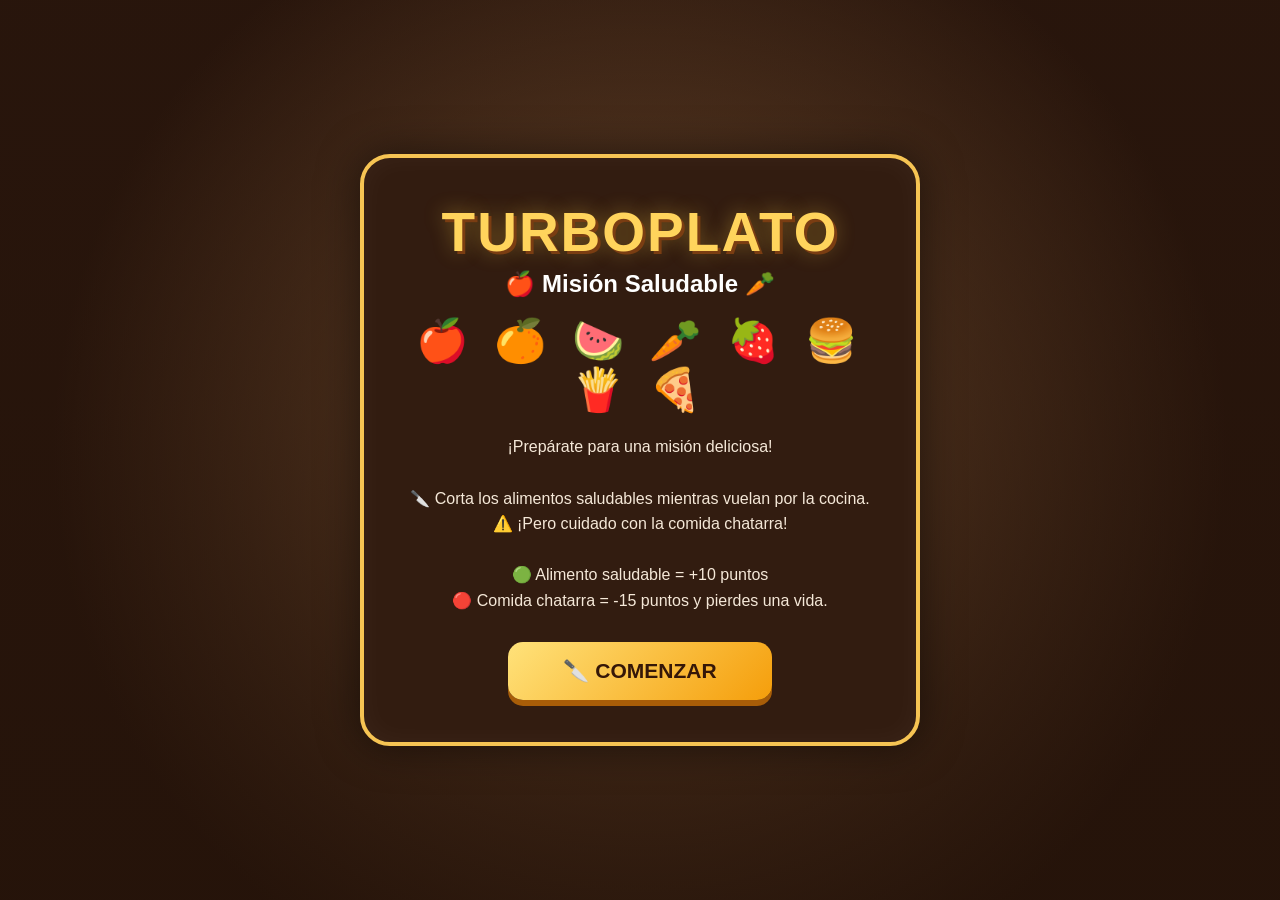
<file: TURBOPLATO/index.html>
<!DOCTYPE html>
<html lang="es">
<head>
<meta charset="UTF-8">
<meta name="viewport" content="width=device-width, initial-scale=1.0">

<title>TurboPlato - Misión Saludable</title>

<style>

/* =========================================
   CONFIGURACIÓN GENERAL
========================================= */

*{
    margin:0;
    padding:0;
    box-sizing:border-box;
}

body{
    overflow:hidden;
    font-family:Arial, Helvetica, sans-serif;
    background:#2b170e;
    color:white;
}

#gameCanvas{
    position:fixed;
    inset:0;
    width:100vw;
    height:100vh;
    cursor:crosshair;
    touch-action:none;
}


/* =========================================
   MENÚ PRINCIPAL
========================================= */

#menu{
    position:fixed;
    inset:0;
    z-index:20;

    display:flex;
    justify-content:center;
    align-items:center;

    background:
        linear-gradient(
            rgba(35,18,8,.35),
            rgba(35,18,8,.7)
        ),
        radial-gradient(
            circle at center,
            #9b6b43,
            #2b170e 75%
        );
}

.menu-box{
    width:560px;
    max-width:92%;

    padding:42px;

    text-align:center;

    background:#321c10;

    border:4px solid #f6c453;

    border-radius:30px;

    box-shadow:
        0 0 40px rgba(0,0,0,.5),
        inset 0 0 30px rgba(255,255,255,.04);
}

.title{
    font-size:55px;
    font-weight:900;
    letter-spacing:2px;

    color:#ffd45c;

    text-shadow:
        3px 3px 0 #7a3d12,
        0 0 20px rgba(255,210,70,.4);
}

.subtitle{
    margin-top:6px;
    font-size:24px;
    font-weight:bold;
}

.food-icons{
    margin-top:18px;

    font-size:42px;

    letter-spacing:7px;
}

.description{
    margin-top:20px;

    line-height:1.6;

    color:#f5e8d8;

    font-size:16px;
}

.start-button{
    margin-top:28px;

    padding:17px 55px;

    border:none;
    border-radius:15px;

    background:
        linear-gradient(
            135deg,
            #ffe27a,
            #f59e0b
        );

    color:#351708;

    font-size:21px;
    font-weight:bold;

    cursor:pointer;

    box-shadow:
        0 6px 0 #a85d08;

    transition:.2s;
}

.start-button:hover{
    transform:translateY(-3px) scale(1.05);

    box-shadow:
        0 9px 0 #a85d08;
}


/* =========================================
   HUD
========================================= */

#hud{
    position:fixed;

    top:18px;
    left:50%;

    transform:translateX(-50%);

    z-index:10;

    width:92%;
    max-width:1150px;

    display:flex;

    justify-content:space-between;

    align-items:center;

    pointer-events:none;
}

.hud-box{
    min-width:150px;

    padding:11px 20px;

    text-align:center;

    background:#2d1a10;

    border:3px solid #805d3e;

    border-radius:15px;

    box-shadow:
        0 5px 18px rgba(0,0,0,.45);
}

.hud-label{
    font-size:12px;

    color:#d9c5af;

    text-transform:uppercase;
}

.hud-value{
    margin-top:3px;

    font-size:27px;

    font-weight:bold;
}

#score{
    color:#67e8a5;
}

#timer{
    color:#ffe066;
}

#lives{
    color:#ff7186;
}


/* =========================================
   MENSAJE
========================================= */

#message{
    position:fixed;

    z-index:15;

    top:120px;
    left:50%;

    transform:
        translateX(-50%)
        scale(.7);

    font-size:31px;

    font-weight:900;

    opacity:0;

    pointer-events:none;

    text-shadow:
        0 3px 8px #000;

    transition:.2s;
}

#message.show{
    opacity:1;

    transform:
        translateX(-50%)
        scale(1.1);
}


/* =========================================
   COMBO
========================================= */

#combo{
    position:fixed;

    z-index:10;

    top:168px;
    left:50%;

    transform:translateX(-50%);

    font-size:23px;

    font-weight:bold;

    color:#ffe066;

    text-shadow:
        0 3px 7px #000;

    pointer-events:none;
}


/* =========================================
   INSTRUCCIONES
========================================= */

#instructions{
    position:fixed;

    bottom:18px;
    left:50%;

    transform:translateX(-50%);

    z-index:10;

    padding:10px 23px;

    background:#2d1a10;

    border:2px solid #806043;

    border-radius:25px;

    color:#f5e8d8;

    font-size:14px;

    pointer-events:none;
}


/* =========================================
   GAME OVER
========================================= */

#gameOver{
    position:fixed;

    inset:0;

    z-index:30;

    display:none;

    justify-content:center;

    align-items:center;

    background:rgba(20,10,5,.9);
}

.game-over-box{
    width:500px;

    max-width:92%;

    padding:42px;

    text-align:center;

    background:#321c10;

    border:4px solid #f6c453;

    border-radius:28px;

    box-shadow:
        0 0 40px rgba(0,0,0,.5);
}

.game-over-title{
    font-size:42px;

    color:#ffd45c;
}

.final-score{
    margin-top:20px;

    font-size:31px;
}

.final-message{
    margin-top:15px;

    color:#eadbca;

    line-height:1.5;
}

.restart-button{
    margin-top:25px;

    padding:14px 40px;

    border:none;

    border-radius:13px;

    background:#ffd45c;

    color:#351708;

    font-size:18px;

    font-weight:bold;

    cursor:pointer;
}

.restart-button:hover{
    transform:scale(1.06);
}

</style>
</head>


<body>


<!-- =========================================
     MENÚ
========================================= -->

<div id="menu">

    <div class="menu-box">

        <div class="title">
            TURBOPLATO
        </div>

        <div class="subtitle">
            🍎 Misión Saludable 🥕
        </div>

        <div class="food-icons">
            🍎 🍊 🍉 🥕 🍓 🍔 🍟 🍕
        </div>

        <p class="description">

            ¡Prepárate para una misión deliciosa!

            <br><br>

            🔪 Corta los alimentos saludables
            mientras vuelan por la cocina.

            <br>

            ⚠️ ¡Pero cuidado con la comida chatarra!

            <br><br>

            🟢 Alimento saludable = +10 puntos

            <br>

            🔴 Comida chatarra = -15 puntos
            y pierdes una vida.

        </p>

        <button
            class="start-button"
            onclick="startGame()">

            🔪 COMENZAR

        </button>

    </div>

</div>


<!-- =========================================
     HUD
========================================= -->

<div id="hud">

    <div class="hud-box">

        <div class="hud-label">
            Puntos
        </div>

        <div
            class="hud-value"
            id="score">

            0

        </div>

    </div>


    <div class="hud-box">

        <div class="hud-label">
            Tiempo
        </div>

        <div
            class="hud-value"
            id="timer">

            60

        </div>

    </div>


    <div class="hud-box">

        <div class="hud-label">
            Vidas
        </div>

        <div
            class="hud-value"
            id="lives">

            ❤️❤️❤️

        </div>

    </div>

</div>


<!-- =========================================
     MENSAJE
========================================= -->

<div id="message"></div>

<div id="combo"></div>


<!-- =========================================
     INSTRUCCIONES
========================================= -->

<div id="instructions">

    🔪 Mueve el mouse y arrastra para cortar los alimentos

</div>


<!-- =========================================
     CANVAS
========================================= -->

<canvas id="gameCanvas"></canvas>


<!-- =========================================
     GAME OVER
========================================= -->

<div id="gameOver">

    <div class="game-over-box">

        <div
            class="game-over-title"
            id="gameOverTitle">

            MISIÓN TERMINADA

        </div>

        <div class="final-score">

            Puntuación:

            <strong id="finalScore">
                0
            </strong>

        </div>

        <p
            class="final-message"
            id="finalMessage">
        </p>

        <button
            class="restart-button"
            onclick="startGame()">

            🔄 JUGAR DE NUEVO

        </button>

    </div>

</div>


<script>

/* =========================================
   CANVAS
========================================= */

const canvas =
    document.getElementById(
        "gameCanvas"
    );

const ctx =
    canvas.getContext("2d");


function resizeCanvas(){

    canvas.width =
        window.innerWidth;

    canvas.height =
        window.innerHeight;

}

resizeCanvas();


window.addEventListener(
    "resize",
    resizeCanvas
);


/* =========================================
   VARIABLES
========================================= */

let gameRunning = false;

let score = 0;

let lives = 3;

let timeLeft = 60;

let objects = [];

let particles = [];

let slashTrail = [];

let lastSpawn = 0;

let spawnInterval = 700;

let timerInterval;

let combo = 0;

let comboTimer = 0;


/* =========================================
   MOUSE
========================================= */

let mouse = {

    x:0,

    y:0,

    down:false

};


canvas.addEventListener(
    "mousemove",
    function(event){

        mouse.x =
            event.clientX;

        mouse.y =
            event.clientY;


        if(mouse.down){

            slashTrail.push({

                x:mouse.x,

                y:mouse.y,

                life:1

            });

            checkSlash();

        }

    }
);


canvas.addEventListener(
    "mousedown",
    function(){

        mouse.down = true;

        slashTrail = [];

    }
);


canvas.addEventListener(
    "mouseup",
    function(){

        mouse.down = false;

    }
);


/* =========================================
   TOUCH
========================================= */

canvas.addEventListener(
    "touchstart",
    function(event){

        event.preventDefault();

        mouse.down = true;

        const touch =
            event.touches[0];

        mouse.x =
            touch.clientX;

        mouse.y =
            touch.clientY;

    }
);


canvas.addEventListener(
    "touchmove",
    function(event){

        event.preventDefault();

        const touch =
            event.touches[0];

        mouse.x =
            touch.clientX;

        mouse.y =
            touch.clientY;


        slashTrail.push({

            x:mouse.x,

            y:mouse.y,

            life:1

        });

        checkSlash();

    }
);


canvas.addEventListener(
    "touchend",
    function(){

        mouse.down = false;

    }
);


/* =========================================
   ALIMENTOS
========================================= */

const foodTypes = [

    /* ===== SALUDABLES ===== */

    {
        name:"Manzana",
        type:"healthy",
        emoji:"🍎",
        color:"#ef4444"
    },

    {
        name:"Naranja",
        type:"healthy",
        emoji:"🍊",
        color:"#f97316"
    },

    {
        name:"Sandía",
        type:"healthy",
        emoji:"🍉",
        color:"#22c55e"
    },

    {
        name:"Limón",
        type:"healthy",
        emoji:"🍋",
        color:"#facc15"
    },

    {
        name:"Plátano",
        type:"healthy",
        emoji:"🍌",
        color:"#fde047"
    },

    {
        name:"Fresa",
        type:"healthy",
        emoji:"🍓",
        color:"#ef4444"
    },

    {
        name:"Uvas",
        type:"healthy",
        emoji:"🍇",
        color:"#8b5cf6"
    },

    {
        name:"Piña",
        type:"healthy",
        emoji:"🍍",
        color:"#eab308"
    },

    {
        name:"Pera",
        type:"healthy",
        emoji:"🍐",
        color:"#84cc16"
    },

    {
        name:"Durazno",
        type:"healthy",
        emoji:"🍑",
        color:"#fb923c"
    },

    {
        name:"Zanahoria",
        type:"healthy",
        emoji:"🥕",
        color:"#f97316"
    },

    {
        name:"Brócoli",
        type:"healthy",
        emoji:"🥦",
        color:"#22c55e"
    },

    {
        name:"Tomate",
        type:"healthy",
        emoji:"🍅",
        color:"#dc2626"
    },

    {
        name:"Maíz",
        type:"healthy",
        emoji:"🌽",
        color:"#facc15"
    },

    {
        name:"Aguacate",
        type:"healthy",
        emoji:"🥑",
        color:"#65a30d"
    },

    /* ===== CHATARRA ===== */

    {
        name:"Hamburguesa",
        type:"bad",
        emoji:"🍔",
        color:"#92400e"
    },

    {
        name:"Pizza",
        type:"bad",
        emoji:"🍕",
        color:"#ef4444"
    },

    {
        name:"Papas fritas",
        type:"bad",
        emoji:"🍟",
        color:"#facc15"
    },

    {
        name:"Hot Dog",
        type:"bad",
        emoji:"🌭",
        color:"#dc2626"
    },

    {
        name:"Dona",
        type:"bad",
        emoji:"🍩",
        color:"#ec4899"
    },

    {
        name:"Pastel",
        type:"bad",
        emoji:"🍰",
        color:"#f472b6"
    },

    {
        name:"Galleta",
        type:"bad",
        emoji:"🍪",
        color:"#a16207"
    },

    {
        name:"Helado",
        type:"bad",
        emoji:"🍦",
        color:"#f9a8d4"
    },

    {
        name:"Refresco",
        type:"bad",
        emoji:"🥤",
        color:"#64748b"
    },

    {
        name:"Caramelo",
        type:"bad",
        emoji:"🍬",
        color:"#ec4899"
    },

    {
        name:"Chocolate",
        type:"bad",
        emoji:"🍫",
        color:"#78350f"
    },

    {
        name:"Palomitas",
        type:"bad",
        emoji:"🍿",
        color:"#facc15"
    },

    {
        name:"Pretzel",
        type:"bad",
        emoji:"🥨",
        color:"#a16207"
    }

];


/* =========================================
   INICIAR JUEGO
========================================= */

function startGame(){

    document.getElementById(
        "menu"
    ).style.display =
        "none";


    document.getElementById(
        "gameOver"
    ).style.display =
        "none";


    score = 0;

    lives = 3;

    timeLeft = 60;

    combo = 0;

    comboTimer = 0;

    objects = [];

    particles = [];

    slashTrail = [];

    spawnInterval = 700;

    lastSpawn = 0;

    gameRunning = true;


    updateHUD();


    document.getElementById(
        "combo"
    ).textContent = "";


    clearInterval(
        timerInterval
    );


    timerInterval =
        setInterval(

            function(){

                if(!gameRunning)
                    return;


                timeLeft--;

                updateHUD();


                if(
                    timeLeft <= 0
                ){

                    endGame(true);

                }

            },

            1000

        );


    requestAnimationFrame(
        gameLoop
    );

}


/* =========================================
   CREAR ALIMENTO
========================================= */

function spawnFood(){

    const type =
        foodTypes[
            Math.floor(
                Math.random() *
                foodTypes.length
            )
        ];


    const obj = {

        x:
            Math.random() *
            (canvas.width - 180)
            + 90,

        y:
            canvas.height + 80,

        radius:
            43 +
            Math.random()*7,

        velocityX:
            (Math.random()-.5)*9,

        velocityY:
            -16 -
            Math.random()*7,

        gravity:.38,

        rotation:0,

        rotationSpeed:
            (Math.random()-.5)*.15,

        name:
            type.name,

        type:
            type.type,

        emoji:
            type.emoji,

        color:
            type.color,

        sliced:false

    };


    objects.push(obj);

}


/* =========================================
   DIBUJAR ALIMENTO
========================================= */

function drawObject(obj){

    ctx.save();


    ctx.translate(
        obj.x,
        obj.y
    );


    ctx.rotate(
        obj.rotation
    );


    /* ==============================
       SOMBRA
    ============================== */

    ctx.beginPath();

    ctx.arc(
        7,
        9,
        obj.radius + 6,
        0,
        Math.PI * 2
    );

    ctx.fillStyle =
        "rgba(0,0,0,.55)";

    ctx.fill();


    /* ==============================
       CÍRCULO EXTERIOR SÓLIDO
    ============================== */

    ctx.beginPath();

    ctx.arc(
        0,
        0,
        obj.radius + 6,
        0,
        Math.PI * 2
    );


    if(
        obj.type === "healthy"
    ){

        ctx.fillStyle =
            "#166534";

    }
    else{

        ctx.fillStyle =
            "#991b1b";

    }

    ctx.fill();


    /* ==============================
       BORDE
    ============================== */

    ctx.beginPath();

    ctx.arc(
        0,
        0,
        obj.radius + 6,
        0,
        Math.PI * 2
    );


    if(
        obj.type === "healthy"
    ){

        ctx.strokeStyle =
            "#86efac";

    }
    else{

        ctx.strokeStyle =
            "#fca5a5";

    }


    ctx.lineWidth = 5;

    ctx.stroke();


    /* ==============================
       FONDO BLANCO SÓLIDO
    ============================== */

    ctx.beginPath();

    ctx.arc(
        0,
        0,
        obj.radius - 2,
        0,
        Math.PI * 2
    );

    ctx.fillStyle =
        "#ffffff";

    ctx.fill();


    /* ==============================
       EMOJI
    ============================== */

    ctx.font =
        `${obj.radius * 1.45}px "Segoe UI Emoji", "Apple Color Emoji", sans-serif`;

    ctx.textAlign =
        "center";

    ctx.textBaseline =
        "middle";


    ctx.shadowColor =
        "rgba(0,0,0,.35)";

    ctx.shadowBlur = 5;


    ctx.fillText(
        obj.emoji,
        0,
        3
    );


    ctx.shadowBlur = 0;


    /* ==============================
       NOMBRE
    ============================== */

    ctx.font =
        "bold 14px Arial";


    ctx.textAlign =
        "center";

    ctx.textBaseline =
        "top";


    ctx.lineWidth = 4;

    ctx.strokeStyle =
        "#000000";


    ctx.strokeText(
        obj.name,
        0,
        obj.radius + 13
    );


    ctx.fillStyle =
        "#ffffff";


    ctx.fillText(
        obj.name,
        0,
        obj.radius + 13
    );


    /* ==============================
       INDICADOR
    ============================== */

    ctx.font =
        "bold 21px Arial";


    ctx.textBaseline =
        "middle";


    if(
        obj.type === "healthy"
    ){

        ctx.fillStyle =
            "#15803d";

        ctx.fillText(
            "✓",
            -obj.radius - 8,
            -obj.radius - 8
        );

    }
    else{

        ctx.fillStyle =
            "#dc2626";

        ctx.fillText(
            "✕",
            -obj.radius - 8,
            -obj.radius - 8
        );

    }


    ctx.restore();

}


/* =========================================
   ACTUALIZAR OBJETOS
========================================= */

function updateObjects(){

    for(
        let i =
            objects.length - 1;

        i >= 0;

        i--
    ){

        const obj =
            objects[i];


        obj.x +=
            obj.velocityX;

        obj.y +=
            obj.velocityY;

        obj.velocityY +=
            obj.gravity;

        obj.rotation +=
            obj.rotationSpeed;


        /* ==================================
           ALIMENTO QUE SALE DE LA PANTALLA
        ================================== */

        if(
            obj.y >
            canvas.height + 130
        ){

            if(
                obj.type === "healthy" &&
                !obj.sliced
            ){

                lives--;

                combo = 0;


                showMessage(
                    "¡SE ESCAPÓ! 😱",
                    false
                );


                updateHUD();


                if(
                    lives <= 0
                ){

                    endGame(false);

                }

            }


            objects.splice(
                i,
                1
            );

        }

    }

}


/* =========================================
   DETECTAR CORTE
========================================= */

function checkSlash(){

    if(!mouse.down)
        return;


    for(
        let i =
            objects.length - 1;

        i >= 0;

        i--
    ){

        const obj =
            objects[i];


        if(obj.sliced)
            continue;


        const distance =
            Math.hypot(
                mouse.x - obj.x,
                mouse.y - obj.y
            );


        if(
            distance <
            obj.radius + 25
        ){

            sliceObject(obj);

        }

    }

}


/* =========================================
   CORTAR OBJETO
========================================= */

function sliceObject(obj){

    obj.sliced = true;


    createParticles(
        obj.x,
        obj.y,
        obj.color
    );


    /* ==============================
       SALUDABLE
    ============================== */

    if(
        obj.type === "healthy"
    ){

        combo++;

        comboTimer = 120;


        let points = 10;


        if(combo >= 3){

            points += 5;

        }


        if(combo >= 5){

            points += 10;

        }


        score += points;


        showMessage(
            "+" +
            points +
            " 🍎",
            true
        );


        if(
            combo >= 2
        ){

            document.getElementById(
                "combo"
            ).textContent =
                "🔥 COMBO x" +
                combo;

        }

    }


    /* ==============================
       CHATARRA
    ============================== */

    else{

        score -= 15;

        lives--;

        combo = 0;


        document.getElementById(
            "combo"
        ).textContent = "";


        showMessage(
            "¡CUIDADO! 🍔 -15",
            false
        );


        if(
            lives <= 0
        ){

            endGame(false);

        }

    }


    updateHUD();


    const index =
        objects.indexOf(obj);


    if(
        index !== -1
    ){

        objects.splice(
            index,
            1
        );

    }

}


/* =========================================
   CREAR PARTÍCULAS
========================================= */

function createParticles(
    x,
    y,
    color
){

    for(
        let i=0;

        i<24;

        i++
    ){

        particles.push({

            x:x,

            y:y,

            vx:
                (Math.random()-.5)*11,

            vy:
                (Math.random()-.5)*11,

            life:1,

            color:color,

            size:
                3 +
                Math.random()*5

        });

    }

}


/* =========================================
   ACTUALIZAR PARTÍCULAS
========================================= */

function updateParticles(){

    for(
        let i =
            particles.length - 1;

        i >= 0;

        i--
    ){

        const p =
            particles[i];


        p.x +=
            p.vx;

        p.y +=
            p.vy;

        p.vy +=
            .25;

        p.life -=
            .025;


        if(
            p.life <= 0
        ){

            particles.splice(
                i,
                1
            );

        }

    }

}


/* =========================================
   DIBUJAR PARTÍCULAS
========================================= */

function drawParticles(){

    particles.forEach(
        function(p){

            ctx.globalAlpha =
                p.life;

            ctx.fillStyle =
                p.color;


            ctx.beginPath();

            ctx.arc(
                p.x,
                p.y,
                p.size,
                0,
                Math.PI*2
            );

            ctx.fill();

        }
    );


    ctx.globalAlpha = 1;

}


/* =========================================
   TRAZO DE CORTE
========================================= */

function drawSlash(){

    if(
        slashTrail.length < 2
    ){

        return;

    }


    ctx.beginPath();


    ctx.moveTo(
        slashTrail[0].x,
        slashTrail[0].y
    );


    for(
        let i=1;

        i<slashTrail.length;

        i++
    ){

        ctx.lineTo(
            slashTrail[i].x,
            slashTrail[i].y
        );

    }


    ctx.strokeStyle =
        "#ffffff";

    ctx.lineWidth = 7;

    ctx.lineCap =
        "round";


    ctx.shadowColor =
        "#ffffff";

    ctx.shadowBlur =
        18;


    ctx.stroke();


    ctx.shadowBlur = 0;


    slashTrail.forEach(
        function(point){

            point.life -=
                .08;

        }
    );


    slashTrail =
        slashTrail.filter(
            p =>
                p.life > 0
        );

}


/* =========================================
   FONDO DE COCINA
========================================= */

function drawKitchenBackground(){

    /* ==================================
       PARED
    ================================== */

    const wall =
        ctx.createLinearGradient(
            0,
            0,
            0,
            canvas.height
        );


    wall.addColorStop(
        0,
        "#d9b38c"
    );


    wall.addColorStop(
        .55,
        "#b77d55"
    );


    wall.addColorStop(
        1,
        "#74432c"
    );


    ctx.fillStyle =
        wall;


    ctx.fillRect(
        0,
        0,
        canvas.width,
        canvas.height
    );


    /* ==================================
       AZULEJOS
    ================================== */

    const tileSize = 70;


    ctx.strokeStyle =
        "rgba(70,40,25,.25)";


    ctx.lineWidth = 2;


    for(
        let x=0;

        x<canvas.width;

        x+=tileSize
    ){

        ctx.beginPath();

        ctx.moveTo(
            x,
            0
        );

        ctx.lineTo(
            x,
            canvas.height
        );

        ctx.stroke();

    }


    for(
        let y=0;

        y<canvas.height;

        y+=tileSize
    ){

        ctx.beginPath();

        ctx.moveTo(
            0,
            y
        );

        ctx.lineTo(
            canvas.width,
            y
        );

        ctx.stroke();

    }


    /* ==================================
       ENCIMERA
    ================================== */

    const counterY =
        canvas.height - 120;


    const counter =
        ctx.createLinearGradient(
            0,
            counterY,
            0,
            canvas.height
        );


    counter.addColorStop(
        0,
        "#704630"
    );


    counter.addColorStop(
        1,
        "#28150d"
    );


    ctx.fillStyle =
        counter;


    ctx.fillRect(
        0,
        counterY,
        canvas.width,
        120
    );


    /* Borde */

    ctx.fillStyle =
        "#bd8658";


    ctx.fillRect(
        0,
        counterY,
        canvas.width,
        8
    );


    /* ==================================
       DECORACIÓN
    ================================== */

    drawKitchenDecor();

}


/* =========================================
   DECORACIÓN DE COCINA
========================================= */

function drawKitchenDecor(){

    /* PLATO IZQUIERDO */

    ctx.beginPath();

    ctx.arc(
        100,
        150,
        48,
        0,
        Math.PI*2
    );

    ctx.fillStyle =
        "#ffffff";

    ctx.fill();

    ctx.strokeStyle =
        "#b6b6b6";

    ctx.lineWidth = 5;

    ctx.stroke();


    /* PLATO DERECHO */

    ctx.beginPath();

    ctx.arc(
        canvas.width - 100,
        150,
        48,
        0,
        Math.PI*2
    );

    ctx.fillStyle =
        "#ffffff";

    ctx.fill();

    ctx.stroke();


    /* CUCHARA IZQUIERDA */

    ctx.strokeStyle =
        "#68432d";

    ctx.lineWidth = 8;

    ctx.beginPath();

    ctx.moveTo(
        175,
        80
    );

    ctx.lineTo(
        245,
        220
    );

    ctx.stroke();


    /* CUCHARA DERECHA */

    ctx.beginPath();

    ctx.moveTo(
        canvas.width - 175,
        80
    );

    ctx.lineTo(
        canvas.width - 245,
        220
    );

    ctx.stroke();


    /* OLLA */

    ctx.font =
        "48px Segoe UI Emoji";


    ctx.textAlign =
        "center";


    ctx.fillText(
        "🍳",
        canvas.width/2,
        125
    );

}


/* =========================================
   ACTUALIZAR HUD
========================================= */

function updateHUD(){

    document.getElementById(
        "score"
    ).textContent =
        score;


    document.getElementById(
        "timer"
    ).textContent =
        timeLeft;


    document.getElementById(
        "lives"
    ).textContent =
        "❤️".repeat(lives);

}


/* =========================================
   MENSAJES
========================================= */

function showMessage(
    text,
    positive
){

    const message =
        document.getElementById(
            "message"
        );


    message.textContent =
        text;


    message.style.color =
        positive
        ? "#67e8a5"
        : "#ff7186";


    message.classList.add(
        "show"
    );


    setTimeout(
        function(){

            message.classList.remove(
                "show"
            );

        },
        650
    );

}


/* =========================================
   FINAL DEL JUEGO
========================================= */

function endGame(
    timeFinished
){

    if(
        !gameRunning
    ){

        return;

    }


    gameRunning =
        false;


    clearInterval(
        timerInterval
    );


    document.getElementById(
        "gameOver"
    ).style.display =
        "flex";


    document.getElementById(
        "finalScore"
    ).textContent =
        score;


    const title =
        document.getElementById(
            "gameOverTitle"
        );


    const message =
        document.getElementById(
            "finalMessage"
        );


    if(
        score >= 100 &&
        timeFinished
    ){

        title.textContent =
            "🏆 ¡MISIÓN CUMPLIDA!";


        message.textContent =
            "¡Excelente trabajo! Reconociste los alimentos saludables y conseguiste una gran puntuación.";

    }

    else if(
        timeFinished
    ){

        title.textContent =
            "⏰ ¡SE ACABÓ EL TIEMPO!";


        message.textContent =
            "¡Buen intento! Vuelve a jugar e intenta conseguir 100 puntos o más.";

    }

    else{

        title.textContent =
            "💥 ¡PERDISTE!";


        message.textContent =
            "Cuidado con la comida chatarra y no dejes escapar los alimentos saludables.";

    }

}


/* =========================================
   BUCLE PRINCIPAL
========================================= */

function gameLoop(
    timestamp
){

    if(
        !gameRunning
    ){

        return;

    }


    /* FONDO */

    drawKitchenBackground();


    /* CREAR ALIMENTOS */

    if(
        timestamp -
        lastSpawn >
        spawnInterval
    ){

        spawnFood();


        lastSpawn =
            timestamp;


        /*
           Aumentar dificultad
        */

        if(
            spawnInterval > 330
        ){

            spawnInterval -= 4;

        }

    }


    /* ACTUALIZAR */

    updateObjects();

    updateParticles();


    /* DIBUJAR ALIMENTOS */

    objects.forEach(
        function(obj){

            drawObject(obj);

        }
    );


    /* PARTÍCULAS */

    drawParticles();


    /* CUCHILLO */

    drawSlash();


    /* COMBO */

    if(
        comboTimer > 0
    ){

        comboTimer--;

    }
    else{

        combo = 0;

        document.getElementById(
            "combo"
        ).textContent = "";

    }


    requestAnimationFrame(
        gameLoop
    );

}


/* =========================================
   EVITAR MENÚ CONTEXTUAL
========================================= */

document.addEventListener(
    "contextmenu",
    function(event){

        event.preventDefault();

    }
);

</script>

</body>
</html>
</file>
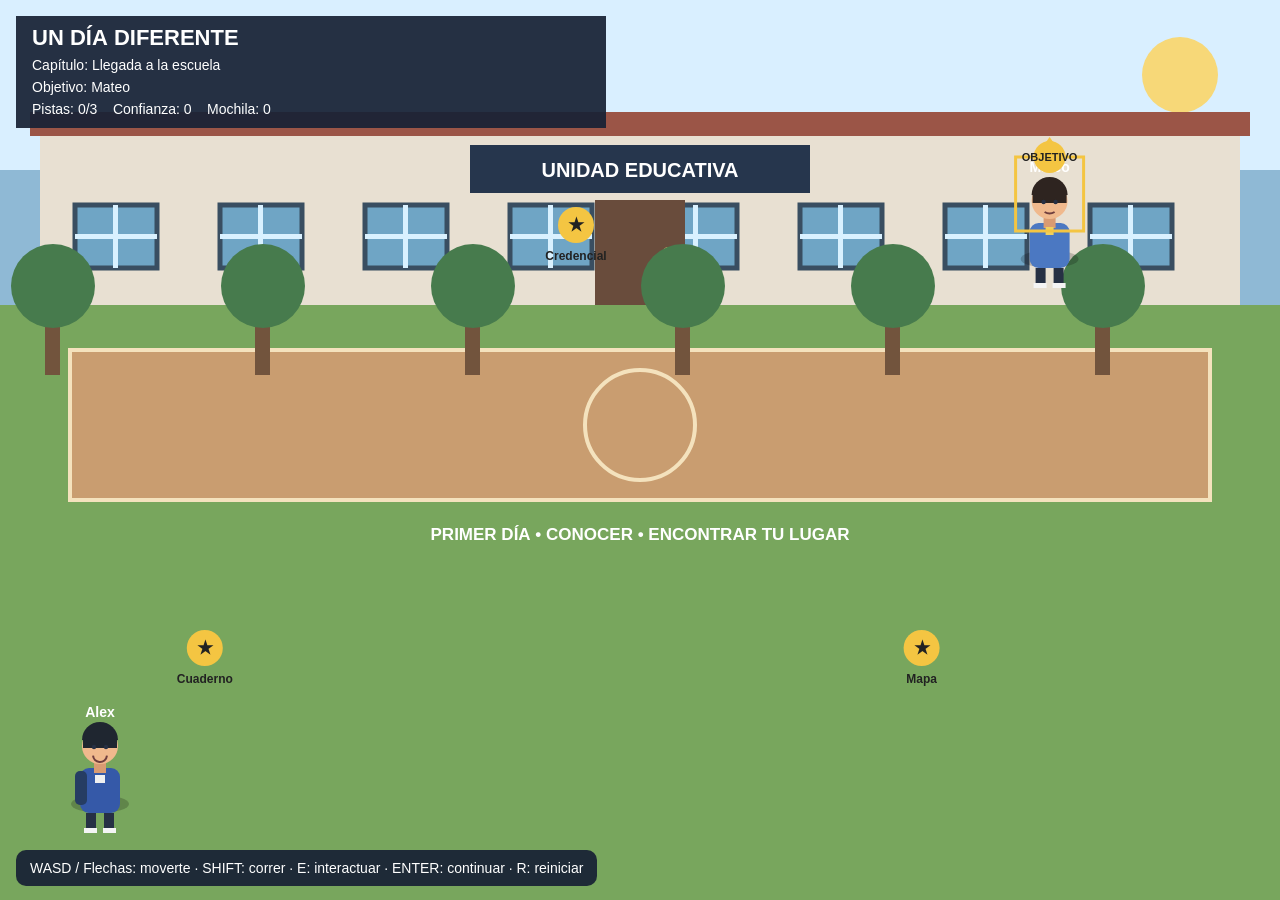
<file: UN_DIA_DIFERENTE/index.html>
<!DOCTYPE html>
<html lang="es">
<head>
<meta charset="UTF-8">
<meta name="viewport" content="width=device-width,initial-scale=1">
<title>Un Día Diferente - Escuela</title>
<style>
html,body{margin:0;width:100%;height:100%;overflow:hidden;background:#182235;font-family:Arial,sans-serif}
canvas{display:block;width:100vw;height:100vh}
#help{position:fixed;left:16px;bottom:14px;background:#182235ee;color:white;padding:10px 14px;border-radius:10px;font-size:14px}
</style>
</head>
<body>
<canvas id="game" tabindex="0"></canvas>
<div id="help">WASD / Flechas: moverte · SHIFT: correr · E: interactuar · ENTER: continuar · R: reiniciar</div>
<script>
const c=document.getElementById("game"),ctx=c.getContext("2d");let W,H;
function resize(){W=c.width=innerWidth;H=c.height=innerHeight;if(!player)reset()}addEventListener("resize",resize);
const keys={};addEventListener("keydown",e=>{let k=e.key.toLowerCase();keys[k]=true;if(k==="r")reset();if(k==="e"&&!e.repeat){e.preventDefault();interact()}if((k==="enter"||k===" ")&&!e.repeat){e.preventDefault();advance()}});addEventListener("keyup",e=>keys[e.key.toLowerCase()]=false);

const chapters=[
{name:"Llegada a la escuela",scene:"courtyard",goal:"Mateo",intro:["Alex acaba de llegar a una escuela nueva.","Antes de entrar a clases decide conocer el lugar y buscar a alguien de su curso.","Explora el patio, recoge los 3 objetos y después habla con Mateo."],items:[
{x:.16,y:.72,name:"Cuaderno",kind:"obj"},{x:.45,y:.25,name:"Credencial",kind:"obj"},{x:.72,y:.72,name:"Mapa",kind:"obj"}],
npcs:[{x:.82,y:.25,name:"Mateo",color:"#4b78c2",lines:["Mateo: ¡Hola! Tú eres Alex, ¿verdad?","Mateo: Ya que eres nuevo, te enseño dónde están las aulas.","Mateo: También hay un problema en el grupo del curso que quizá debas conocer."]}]},
{name:"El rumor",scene:"hall",goal:"Sofía",intro:["En el pasillo, Alex ve a estudiantes mirando sus teléfonos.","Un mensaje ofensivo sobre Sofía se está compartiendo.","Para entender qué pasó, encuentra las 3 pistas y luego busca a Sofía."],items:[
{x:.18,y:.28,name:"Captura",kind:"clue"},{x:.50,y:.72,name:"Notificación",kind:"clue"},{x:.82,y:.28,name:"Mensaje",kind:"clue"}],
npcs:[{x:.82,y:.72,name:"Sofía",color:"#b56ad1",lines:["Sofía: Todos vieron lo que publicaron sobre mí.","Sofía: Después dicen que era solo una broma, pero ahora no quiero ni salir al patio.","Alex entiende que lo que ocurre en el teléfono también afecta lo que pasa en la escuela."]},
{x:.52,y:.25,name:"Leo",color:"#df805f",lines:["Leo: Yo lo compartí porque todos lo estaban haciendo.","Leo: Ahora creo que se salió de control."]}]},
{name:"Hacer algo",scene:"library",goal:"Leo",intro:["Alex decide que no quiere quedarse mirando.","Primero debe llevar las 3 pistas a la orientadora y después acompañar a Sofía a un lugar tranquilo.","Cuando termine las dos acciones podrá hablar con Leo."],
stations:[{x:.18,y:.25,name:"Orientadora",color:"#8b6bb1"},{x:.78,y:.72,name:"Biblioteca",color:"#6e9270"}],
npcs:[{x:.52,y:.25,name:"Leo",color:"#df805f",lines:["Leo: Ya entendí que compartir algo puede hacer mucho daño.","Leo: Voy a dejar de compartirlo y a pedir que los demás hagan lo mismo.","Alex no solucionó todo, pero dejó de ser un espectador."]}]},
{name:"Un día diferente",scene:"classroom",goal:"Sofía",intro:["La jornada está por terminar.","Alex vuelve al aula. Después de todo lo que ocurrió, quiere despedirse de Sofía.","Acércate a ella para terminar la historia."],
npcs:[{x:.78,y:.62,name:"Sofía",color:"#b56ad1",lines:["Sofía: Hoy fue diferente.","Alex: Creo que la diferencia estuvo en no quedarme mirando.","Sofía: A veces una persona que decide actuar hace que otra no se sienta sola.","FIN — Alex aprendió que no necesita encajar a cualquier precio."]}]}
];

let chapter,player,dialog,di,items,inventory,clues,trust,toast,finished,stationDone={counselor:false,library:false};


/* ---------- MÚSICA DE MISTERIO ---------- */
let audioCtx=null,master=null,melodyTimer=null;
function startMysteryMusic(){
 if(audioCtx)return;
 audioCtx=new (window.AudioContext||window.webkitAudioContext)();
 master=audioCtx.createGain();master.gain.value=.045;master.connect(audioCtx.destination);
 const notes=[146.83,174.61,130.81,164.81,146.83,196.00,130.81,174.61];
 let i=0;
 function note(){
   if(!audioCtx)return;
   const osc=audioCtx.createOscillator(),gain=audioCtx.createGain();
   osc.type="triangle";osc.frequency.value=notes[i++%notes.length];
   gain.gain.setValueAtTime(0.0001,audioCtx.currentTime);
   gain.gain.exponentialRampToValueAtTime(.32,audioCtx.currentTime+.08);
   gain.gain.exponentialRampToValueAtTime(.0001,audioCtx.currentTime+1.25);
   osc.connect(gain);gain.connect(master);osc.start();osc.stop(audioCtx.currentTime+1.3);
   melodyTimer=setTimeout(note,1450);
 }
 note();
}
function mysteryClick(){
 if(!audioCtx)startMysteryMusic();
}
addEventListener("keydown",()=>mysteryClick(),{once:true});

function reset(){chapter=0;dialog=null;di=0;inventory=[];clues=0;trust=0;toast="";finished=false;stationDone={counselor:false,library:false};load()}
function load(){let L=chapters[chapter];player={x:100,y:H-130,r:19,speed:225};items=(L.items||[]).map(i=>({...i,collected:false}));}
function advance(){if(!dialog)return;di++;if(di>=dialog.length){dialog=null;di=0;if(chapter<chapters.length-1){chapter++;load();show("Capítulo: "+chapters[chapter].name)}else finished=true}}
function show(t){toast=t;setTimeout(()=>{if(toast===t)toast=""},1700)}
function wp(o){return{x:o.x*W,y:o.y*H}}
function near(o,d=75){let p=wp(o);return Math.hypot(player.x-p.x,player.y-p.y)<d}
function interact(){
 if(dialog||finished)return;
 let L=chapters[chapter];
 if(L.stations){
  for(let s of L.stations)if(near(s)){
   if(s.name==="Orientadora"){
    if(stationDone.counselor){show("Ya entregaste las pistas.");return}
    if(clues<3){show("Primero necesitas encontrar las 3 pistas.");return}
    stationDone.counselor=true;inventory.push("Pistas entregadas");trust++;dialog=["Orientadora: Gracias por traer las pistas.","Orientadora: Las revisaremos y registraremos. No tienes que enfrentar esto solo."];di=0;return
   }
   if(s.name==="Biblioteca"){
    if(stationDone.library){show("Ya acompañaste a Sofía.");return}
    if(!stationDone.counselor){show("Primero entrega las pistas a la orientadora.");return}
    stationDone.library=true;inventory.push("Ayuda a Sofía");trust++;dialog=["Sofía: Gracias por acompañarme.","Sofía: Aquí puedo estar tranquila un momento."];di=0;return
   }
  }
 }
 for(let n of L.npcs||[])if(near(n)){
  if(n.name===L.goal){
   if(chapter===0&&items.some(i=>!i.collected)){show("Busca los 3 objetos marcados con ★.");return}
   if(chapter===1&&clues<3){show("Busca las 3 pistas marcadas con ★.");return}
   if(chapter===2&&(!stationDone.counselor||!stationDone.library)){show("Completa las 2 acciones de ayuda.");return}
  }
  dialog=[...n.lines];di=0;return
 }
 show("Acércate a una persona, objeto o lugar con el icono ★ y presiona E.")
}
function collect(){
 for(let i of items){if(i.collected)continue;let p=wp(i);if(Math.hypot(player.x-p.x,player.y-p.y)<38){i.collected=true;inventory.push(i.name);if(i.kind==="clue")clues++;trust++;show("Encontraste: "+i.name)}}
}
function update(dt){
 if(dialog||finished)return;
 let x=0,y=0;if(keys.w||keys.arrowup)y--;if(keys.s||keys.arrowdown)y++;if(keys.a||keys.arrowleft)x--;if(keys.d||keys.arrowright)x++;
 if(x||y){let m=Math.hypot(x,y),run=keys.shift?1.65:1;x/=m;y/=m;player.x+=x*player.speed*run*dt;player.y+=y*player.speed*run*dt}
 player.x=Math.max(40,Math.min(W-40,player.x));player.y=Math.max(105,Math.min(H-60,player.y));collect()
}

/* ---------- SCHOOL ENVIRONMENTS ---------- */
function wall(x,y,w,h,fill="#d8d1c3"){ctx.fillStyle=fill;ctx.fillRect(x,y,w,h);ctx.strokeStyle="#a59e91";ctx.strokeRect(x,y,w,h)}
function windowBox(x,y,w,h){ctx.fillStyle="#a9d4ec";ctx.fillRect(x,y,w,h);ctx.strokeStyle="#526476";ctx.lineWidth=5;ctx.strokeRect(x,y,w,h);ctx.fillStyle="#eaf7ff";ctx.fillRect(x+w*.45,y,5,h);ctx.fillRect(x,y+h*.46,w,5)}
function door(x,y,w,h,label){ctx.fillStyle="#765b48";ctx.fillRect(x,y,w,h);ctx.fillStyle="#d8b47d";ctx.beginPath();ctx.arc(x+w-15,y+h/2,5,0,7);ctx.fill();ctx.fillStyle="#243044";ctx.font="bold 13px Arial";ctx.textAlign="center";ctx.fillText(label,x+w/2,y-8)}
function drawScene(type){
 ctx.clearRect(0,0,W,H);

 // ---------- CAPÍTULO 1: LLEGADA ----------
 if(type==="courtyard"){
  // Morning school entrance: welcoming but unfamiliar.
  ctx.fillStyle="#8fb9d5";ctx.fillRect(0,0,W,H);
  // sky
  ctx.fillStyle="#d9efff";ctx.fillRect(0,0,W,170);
  ctx.fillStyle="#f7d878";ctx.beginPath();ctx.arc(W-100,75,38,0,Math.PI*2);ctx.fill();
  // school building
  ctx.fillStyle="#e8e0d2";ctx.fillRect(40,125,W-80,180);
  ctx.fillStyle="#9b5547";ctx.fillRect(30,112,W-60,24);
  // sign
  ctx.fillStyle="#26364d";ctx.fillRect(W/2-170,145,340,48);
  ctx.fillStyle="#fff";ctx.font="bold 20px Arial";ctx.textAlign="center";ctx.fillText("UNIDAD EDUCATIVA",W/2,177);
  // windows
  for(let x=75;x<W-110;x+=145){
   ctx.fillStyle="#6fa5c5";ctx.fillRect(x,205,82,63);
   ctx.strokeStyle="#394e61";ctx.lineWidth=5;ctx.strokeRect(x,205,82,63);
   ctx.fillStyle="#d9f1ff";ctx.fillRect(x+38,205,5,63);ctx.fillRect(x,234,82,5);
  }
  // entrance
  ctx.fillStyle="#694c3c";ctx.fillRect(W/2-45,200,90,105);
  ctx.fillStyle="#e0b76e";ctx.beginPath();ctx.arc(W/2+28,252,5,0,7);ctx.fill();
  // school yard
  ctx.fillStyle="#78a65d";ctx.fillRect(0,305,W,H-305);
  ctx.fillStyle="#c99d70";ctx.fillRect(70,350,W-140,150);
  ctx.strokeStyle="#f4e2bd";ctx.lineWidth=4;ctx.strokeRect(70,350,W-140,150);
  // basketball court
  ctx.beginPath();ctx.arc(W/2,425,55,0,Math.PI*2);ctx.stroke();
  // trees
  for(let x=45;x<W;x+=210){
   ctx.fillStyle="#72543d";ctx.fillRect(x,300,15,75);
   ctx.fillStyle="#477b4d";ctx.beginPath();ctx.arc(x+8,286,42,0,Math.PI*2);ctx.fill();
  }
  // story sign
  ctx.fillStyle="#fff";ctx.font="bold 17px Arial";ctx.fillText("PRIMER DÍA • CONOCER • ENCONTRAR TU LUGAR",W/2,540);
 }

 // ---------- CAPÍTULO 2: EL RUMOR ----------
 else if(type==="hall"){
  // Corridor with phones, lockers and suspicious message boards.
  ctx.fillStyle="#d7d2c7";ctx.fillRect(0,0,W,H);
  // ceiling
  ctx.fillStyle="#b9b4aa";ctx.fillRect(0,0,W,92);
  for(let x=80;x<W;x+=180){ctx.fillStyle="#f3f0e9";ctx.fillRect(x,18,75,18);}
  // windows
  for(let x=35;x<W-90;x+=180){
   ctx.fillStyle="#8fc2df";ctx.fillRect(x,110,105,78);
   ctx.strokeStyle="#4e6273";ctx.lineWidth=5;ctx.strokeRect(x,110,105,78);
  }
  // classroom doors
  for(let x=20;x<W-80;x+=155){
   ctx.fillStyle="#795642";ctx.fillRect(x,215,82,135);
   ctx.fillStyle="#d8b56e";ctx.beginPath();ctx.arc(x+67,282,5,0,7);ctx.fill();
   ctx.fillStyle="#26364d";ctx.font="bold 12px Arial";ctx.textAlign="center";ctx.fillText("AULA",x+41,207);
  }
  // lockers
  for(let x=45;x<W-65;x+=78){
   ctx.fillStyle="#65758a";ctx.fillRect(x,390,58,120);
   ctx.strokeStyle="#4b596b";ctx.strokeRect(x,390,58,120);
   for(let y=410;y<495;y+=27){ctx.fillStyle="#b8c2cd";ctx.fillRect(x+7,y,44,3)}
  }
  // central phone/message wall
  ctx.fillStyle="#303c51";ctx.fillRect(W/2-145,525,290,85);
  ctx.fillStyle="#f4c542";ctx.font="bold 15px Arial";ctx.fillText("GRUPO DEL CURSO",W/2,550);
  ctx.fillStyle="#fff";ctx.font="13px Arial";ctx.fillText("MENSAJES • COMPARTIR • CAPTURAS",W/2,575);
  ctx.fillStyle="#ff8a68";ctx.fillText("⚠ rumor circulando",W/2,598);
  ctx.fillStyle="#26364d";ctx.font="bold 18px Arial";ctx.fillText("EL PASILLO",W/2,75);
 }

 // ---------- CAPÍTULO 3: HACER ALGO ----------
 else if(type==="library"){
  // This is now a school support/library area: evidence board + safe space.
  ctx.fillStyle="#cdbfae";ctx.fillRect(0,0,W,H);
  ctx.fillStyle="#7b614d";ctx.fillRect(0,0,W,85);
  ctx.fillStyle="#fff1d0";ctx.font="bold 24px Arial";ctx.textAlign="center";ctx.fillText("BIBLIOTECA Y ESPACIO DE APOYO",W/2,52);

  // evidence board: links mechanics to story
  ctx.fillStyle="#9a7958";ctx.fillRect(W/2-230,105,460,165);
  ctx.fillStyle="#ead6ad";ctx.fillRect(W/2-210,120,420,135);
  ctx.fillStyle="#27364d";ctx.font="bold 16px Arial";ctx.fillText("PISTAS DEL CASO",W/2-95,145);
  const notes=[
   ["CAPTURA","#f2b36b"],["NOTIFICACIÓN","#91bdd7"],["MENSAJE","#d78383"]
  ];
  notes.forEach((n,i)=>{
    ctx.fillStyle=n[1];ctx.fillRect(W/2-175+i*125,170,100,58);
    ctx.fillStyle="#27364d";ctx.font="bold 12px Arial";ctx.fillText(n[0],W/2-125+i*125,203);
  });
  ctx.fillStyle="#fff";ctx.font="13px Arial";ctx.fillText("Reunir las 3 pistas permite pedir ayuda.",W/2,238);

  // shelves
  for(let x=35;x<W/2-260;x+=115){
   ctx.fillStyle="#674b39";ctx.fillRect(x,300,85,235);
   for(let y=320;y<510;y+=38){
    ctx.fillStyle=["#b65f5f","#6d8db0","#d0a44d","#6e9670"][Math.floor(y/38)%4];
    ctx.fillRect(x+8,y,68,25);
   }
  }
  for(let x=W/2+260;x<W-100;x+=115){
   ctx.fillStyle="#674b39";ctx.fillRect(x,300,85,235);
   for(let y=320;y<510;y+=38){
    ctx.fillStyle=["#b65f5f","#6d8db0","#d0a44d","#6e9670"][Math.floor(y/38)%4];
    ctx.fillRect(x+8,y,68,25);
   }
  }
  // support table
  ctx.fillStyle="#9b7655";ctx.fillRect(W/2-145,355,290,28);
  ctx.fillStyle="#76543c";ctx.fillRect(W/2-120,383,12,105);ctx.fillRect(W/2+108,383,12,105);
  ctx.fillStyle="#27364d";ctx.font="bold 15px Arial";ctx.fillText("ORIENTACIÓN • ESCUCHA • ACOMPAÑAMIENTO",W/2,530);
 }

 // ---------- CAPÍTULO 4: CAMBIO ----------
 else {
  // Classroom at end of day: warmer, calmer, visibly different from chapter 2.
  ctx.fillStyle="#e9dfca";ctx.fillRect(0,0,W,H);
  ctx.fillStyle="#c8b99d";ctx.fillRect(0,0,W,75);
  // sunset windows
  for(let x=50;x<W-100;x+=210){
   ctx.fillStyle="#e9a36f";ctx.fillRect(x,100,125,105);
   ctx.fillStyle="#f7d79c";ctx.fillRect(x+10,110,105,85);
   ctx.strokeStyle="#596273";ctx.lineWidth=5;ctx.strokeRect(x,100,125,105);
   ctx.fillStyle="#df8d60";ctx.fillRect(x+60,100,5,105);ctx.fillRect(x,150,125,5);
  }
  // board
  ctx.fillStyle="#273c4b";ctx.fillRect(W/2-260,100,520,115);
  ctx.fillStyle="#f2f0d7";ctx.font="bold 23px Arial";ctx.textAlign="center";ctx.fillText("HOY APRENDIMOS",W/2,140);
  ctx.font="16px Arial";ctx.fillText("Escuchar • Pensar • Actuar",W/2,174);
  // desks
  for(let row=0;row<2;row++)for(let col=0;col<4;col++){
   let x=105+col*190,y=310+row*145;
   ctx.fillStyle="#9b704d";ctx.fillRect(x,y,120,62);
   ctx.fillStyle="#72513a";ctx.fillRect(x+15,y+62,10,55);ctx.fillRect(x+95,y+62,10,55);
  }
  // positive wall
  ctx.fillStyle="#f5edcf";ctx.fillRect(W-260,350,185,145);
  ctx.fillStyle="#477b63";ctx.font="bold 16px Arial";ctx.fillText("ESPACIO SEGURO",W-167,385);
  ctx.fillStyle="#27364d";ctx.font="14px Arial";ctx.fillText("No mirar hacia otro lado.",W-167,420);
  ctx.fillText("Pedir ayuda también es actuar.",W-167,448);
  ctx.fillStyle="#27364d";ctx.font="bold 18px Arial";ctx.fillText("ÚLTIMA HORA • FIN DE CLASES",W/2,575);
 }
}
function character(n,target=false){
 const p=wp(n),x=p.x,y=p.y;
 // shadow
 ctx.fillStyle="#0003";ctx.beginPath();ctx.ellipse(x,y+34,29,9,0,0,Math.PI*2);ctx.fill();

 // body / clothing
 ctx.fillStyle=n.color;ctx.beginPath();ctx.roundRect(x-20,y-2,40,45,9);ctx.fill();

 // backpack for Alex
 if(n.name==="Alex"){
   ctx.fillStyle="#263d63";ctx.beginPath();ctx.roundRect(x-25,y+1,12,34,5);ctx.fill();
 }

 // neck
 ctx.fillStyle="#d99b72";ctx.fillRect(x-6,y-7,12,10);

 // head
 ctx.fillStyle="#f0b98d";ctx.beginPath();ctx.arc(x,y-24,18,0,Math.PI*2);ctx.fill();

 // hair styles
 ctx.fillStyle=n.name==="Sofía"?"#4b2d32":n.name==="Mateo"?"#2e2420":n.name==="Leo"?"#35261d":"#1f2630";
 ctx.beginPath();
 if(n.name==="Sofía"){
   ctx.arc(x,y-28,19,Math.PI,Math.PI*2);
   ctx.fill();ctx.fillRect(x-18,y-28,7,29);ctx.fillRect(x+11,y-28,7,29);
 }else{
   ctx.arc(x,y-30,18,Math.PI,Math.PI*2);
   ctx.fill();
   ctx.fillRect(x-17,y-30,34,8);
 }

 // eyes
 ctx.fillStyle="#273044";
 ctx.beginPath();ctx.arc(x-6,y-23,2.2,0,7);ctx.arc(x+6,y-23,2.2,0,7);ctx.fill();

 // expression
 ctx.strokeStyle="#6f3e3e";ctx.lineWidth=2;ctx.beginPath();
 if(n.name==="Sofía"){ctx.arc(x,y-15,7,.15,Math.PI-.15)}
 else if(n.name==="Alex"){ctx.arc(x,y-15,7,.1,Math.PI-.1)}
 else {ctx.moveTo(x-5,y-13);ctx.quadraticCurveTo(x,y-10,x+5,y-13)}
 ctx.stroke();

 // clothes details
 if(n.name==="Mateo"){ctx.fillStyle="#f0d15e";ctx.fillRect(x-4,y+2,8,8)}
 if(n.name==="Leo"){ctx.fillStyle="#e7e7e7";ctx.fillRect(x-4,y+4,8,15)}
 if(n.name==="Sofía"){ctx.fillStyle="#d6a3e5";ctx.fillRect(x-20,y+20,40,6)}
 if(n.name==="Alex"){ctx.fillStyle="#f0f0f0";ctx.fillRect(x-5,y+5,10,8)}

 // legs/shoes
 ctx.fillStyle="#263044";ctx.fillRect(x-14,y+43,10,18);ctx.fillRect(x+4,y+43,10,18);
 ctx.fillStyle="#f4f4f4";ctx.fillRect(x-16,y+58,13,5);ctx.fillRect(x+3,y+58,13,5);

 // name
 ctx.fillStyle="#fff";ctx.font="bold 14px Arial";ctx.textAlign="center";ctx.fillText(n.name,x,y-53);

 // target marker
 if(target&&!dialog){
   ctx.strokeStyle="#f4c542";ctx.lineWidth=3;ctx.strokeRect(x-34,y-68,68,74);
   ctx.fillStyle="#f4c542";ctx.beginPath();ctx.moveTo(x,y-88);ctx.lineTo(x-9,y-75);ctx.lineTo(x+9,y-75);ctx.closePath();ctx.fill();
 }
}
function item(i){if(i.collected)return;let p=wp(i);ctx.fillStyle=i.kind==="clue"?"#ff964d":"#f4c542";ctx.beginPath();ctx.arc(p.x,p.y,18,0,7);ctx.fill();ctx.fillStyle="#222";ctx.font="bold 18px Arial";ctx.textAlign="center";ctx.fillText("★",p.x,p.y+6);ctx.font="bold 12px Arial";ctx.fillText(i.name,p.x,p.y+35)}
function station(s){let p=wp(s);ctx.fillStyle=s.color;ctx.fillRect(p.x-28,p.y-28,56,56);ctx.fillStyle="#fff";ctx.font="bold 19px Arial";ctx.textAlign="center";ctx.fillText("E",p.x,p.y+7);ctx.fillStyle="#253046";ctx.font="bold 13px Arial";ctx.fillText(s.name,p.x,p.y+48)}
function draw(){
 const L=chapters[chapter];drawScene(L.scene);items.forEach(item);(L.stations||[]).forEach(station);
 const target=(L.npcs||[]).find(n=>n.name===L.goal);(L.npcs||[]).forEach(n=>character(n,n===target));
 character({x:player.x/W,y:player.y/H,name:"Alex",color:"#3559a8"});
 // HUD
 ctx.fillStyle="#182235ed";ctx.fillRect(16,16,590,112);ctx.fillStyle="#fff";ctx.textAlign="left";ctx.font="bold 22px Arial";ctx.fillText("UN DÍA DIFERENTE",32,45);ctx.font="14px Arial";ctx.fillText("Capítulo: "+L.name,32,70);
 let obj=chapter===2?"Completa las 2 acciones de ayuda":L.goal;ctx.fillText("Objetivo: "+obj,32,92);ctx.fillText("Pistas: "+clues+"/3    Confianza: "+trust+"    Mochila: "+inventory.length,32,114);
 if(target&&!dialog){let p=wp(target);ctx.fillStyle="#f4c542";ctx.beginPath();ctx.arc(p.x,p.y-68,16,0,7);ctx.fill();ctx.fillStyle="#222";ctx.font="bold 11px Arial";ctx.textAlign="center";ctx.fillText("OBJETIVO",p.x,p.y-64)}
 if(toast){ctx.fillStyle="#fff";ctx.fillRect(W/2-200,H-70,400,40);ctx.fillStyle="#182235";ctx.font="bold 14px Arial";ctx.textAlign="center";ctx.fillText(toast,W/2,H-45)}
 if(dialog){ctx.fillStyle="#09101cf5";ctx.fillRect(35,H-205,W-70,160);ctx.strokeStyle="#f4c542";ctx.lineWidth=3;ctx.strokeRect(35,H-205,W-70,160);ctx.fillStyle="#fff";ctx.font="19px Arial";ctx.textAlign="left";ctx.fillText(dialog[di],60,H-135);ctx.font="bold 14px Arial";ctx.textAlign="right";ctx.fillText("ENTER / ESPACIO → continuar",W-60,H-82)}
 if(finished){ctx.fillStyle="#09101cf7";ctx.fillRect(W/2-350,H/2-145,700,290);ctx.fillStyle="#f4c542";ctx.font="bold 35px Arial";ctx.textAlign="center";ctx.fillText("UN DÍA DIFERENTE",W/2,H/2-78);ctx.fillStyle="#fff";ctx.font="18px Arial";ctx.fillText("Exploraste la escuela, encontraste pistas",W/2,H/2-30);ctx.fillText("y ayudaste a que Alex dejara de ser un espectador.",W/2,H/2+5);ctx.font="bold 16px Arial";ctx.fillText("Confianza: "+trust+"   Objetos/pistas: "+inventory.length,W/2,H/2+48);ctx.fillText("Presiona R para jugar otra vez",W/2,H/2+92)}
}
let last=performance.now();function loop(t){let dt=Math.min(.033,(t-last)/1000);last=t;update(dt);draw();requestAnimationFrame(loop)}resize();reset();requestAnimationFrame(loop);
</script></body></html>
</file>
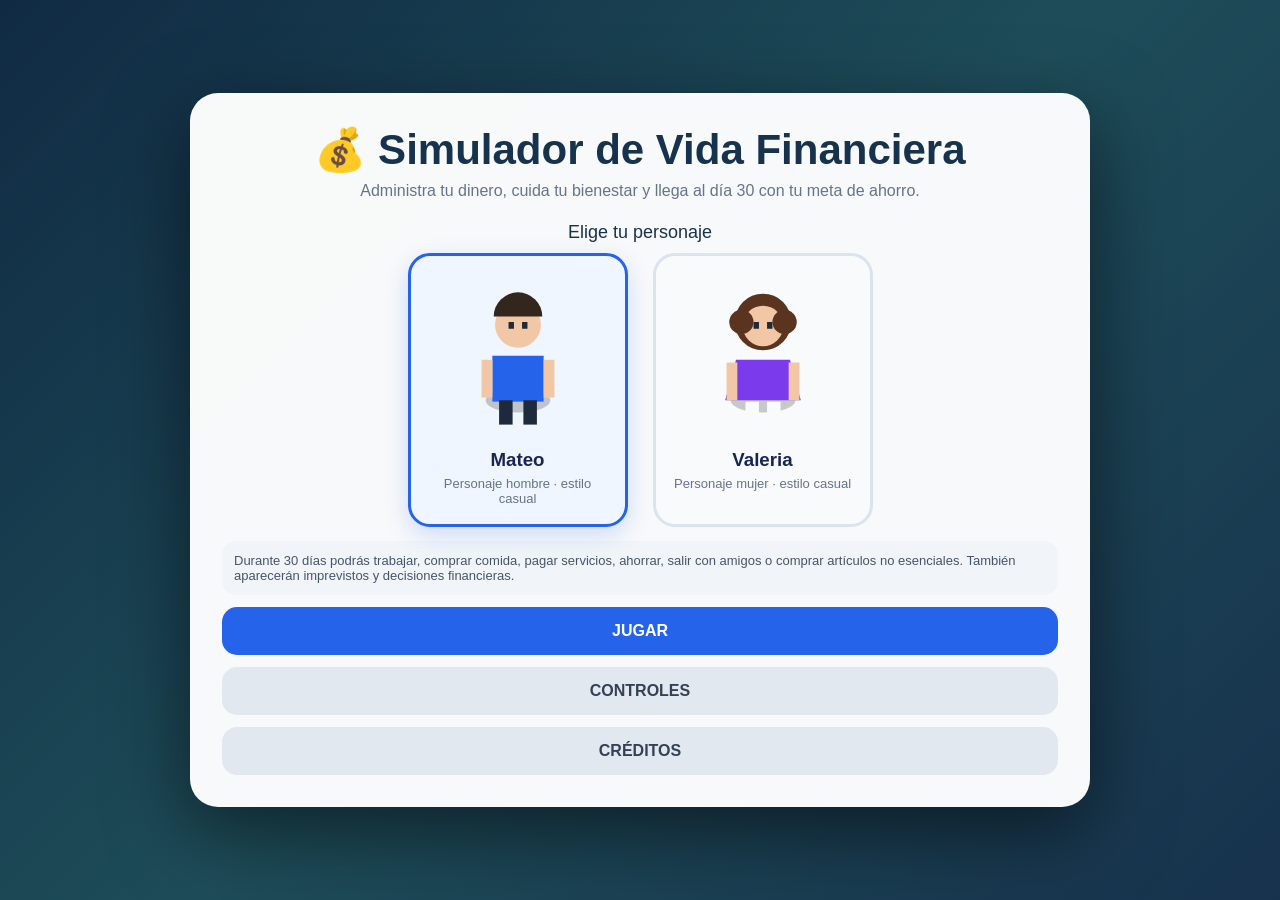
<file: VIDA-EN-BALANCE/index.html>
<!DOCTYPE html>
<html lang="es">
<head>
<meta charset="UTF-8">
<meta name="viewport" content="width=device-width,initial-scale=1.0">
<title>Simulador de Vida Financiera</title>
<style>
*{box-sizing:border-box;margin:0;padding:0}
body{font-family:Arial,Helvetica,sans-serif;background:#101827;color:#fff;overflow:hidden}
button{font:inherit;cursor:pointer;border:0}
.hidden{display:none!important}

#menu{position:fixed;inset:0;z-index:100;display:flex;align-items:center;justify-content:center;
background:linear-gradient(135deg,#102a43,#1e4d59 50%,#17324d)}
.menu-box{width:min(900px,94vw);max-height:94vh;overflow:auto;padding:32px;border-radius:28px;
background:rgba(255,255,255,.97);color:#172033;text-align:center;box-shadow:0 25px 80px #0008}
.menu-box h1{font-size:42px;color:#17324d;margin-bottom:8px}
.menu-box>p{color:#64748b;margin-bottom:22px}
.section-title{font-size:18px;color:#17324d;margin:16px 0 10px}
.characters{display:flex;justify-content:center;gap:25px;flex-wrap:wrap}
.char-card{width:220px;padding:18px;border:3px solid #dbe3ec;border-radius:22px;background:#f8fafc;transition:.2s}
.char-card:hover{transform:translateY(-4px)}
.char-card.selected{border-color:#2563eb;background:#eff6ff;box-shadow:0 8px 24px #2563eb33}
.preview{height:170px;display:flex;align-items:center;justify-content:center}
.char-card h3{margin:5px 0;color:#172554}.char-card p{font-size:13px;color:#64748b}
.menu-button{width:100%;padding:15px;margin-top:12px;border-radius:15px;background:#2563eb;color:white;font-weight:bold}
.menu-button:hover{background:#1d4ed8}
.menu-button.secondary{background:#e2e8f0;color:#334155}
.menu-button.secondary:hover{background:#cbd5e1}
.info{margin-top:14px;padding:12px;border-radius:14px;background:#f1f5f9;color:#475569;font-size:13px;text-align:left}

#game{position:fixed;inset:0;background:#76a95d}
#gameCanvas{display:block;width:100vw;height:100vh}

#hud{position:fixed;top:14px;left:50%;transform:translateX(-50%);z-index:20;display:flex;gap:8px;
padding:9px 12px;border-radius:18px;background:#0f172ad9;backdrop-filter:blur(8px);box-shadow:0 8px 25px #0004}
.hud-item{min-width:92px;text-align:center}.hud-label{display:block;color:#cbd5e1;font-size:11px}
.hud-value{display:block;margin-top:3px;font-size:18px;font-weight:bold}
#pauseButton{position:fixed;right:18px;top:18px;z-index:30;padding:11px 15px;border-radius:13px;background:#0f172ade;color:#fff;font-weight:bold}

#actionPanel{position:fixed;left:18px;bottom:18px;z-index:25;width:330px;padding:16px;border-radius:20px;
background:#0f172add;backdrop-filter:blur(8px);box-shadow:0 10px 35px #0005}
#actionPanel h3{margin-bottom:8px}
.bars{display:grid;gap:6px;margin-bottom:10px}
.bar{height:11px;border-radius:8px;background:#334155;overflow:hidden}
.fill{height:100%;width:50%;transition:.25s}
#happyFill{background:#f59e0b}#energyFill{background:#22c55e}#saveFill{background:#38bdf8}
.actions{display:grid;grid-template-columns:1fr 1fr;gap:7px}
.action-btn{padding:9px;border-radius:10px;background:#2563eb;color:#fff;font-size:12px;font-weight:bold}
.action-btn:hover{filter:brightness(1.1)}
.action-btn.red{background:#dc2626}.action-btn.green{background:#16a34a}.action-btn.gray{background:#475569}

#eventScreen,#pauseScreen,#gameOverScreen,#victoryScreen{position:fixed;inset:0;z-index:80;display:none;align-items:center;justify-content:center;background:#0009}
.modal{width:min(520px,92vw);padding:30px;border-radius:24px;background:#fff;color:#172033;text-align:center;box-shadow:0 25px 70px #0008}
.modal h2{color:#172554;margin-bottom:12px}.modal p{color:#64748b;line-height:1.5;margin-bottom:18px}
.modal button{width:100%;padding:13px;border-radius:13px;background:#2563eb;color:white;font-weight:bold;margin-top:7px}
.modal button.back{background:#e2e8f0;color:#334155}
.event-options{display:grid;gap:9px}
.event-options button{background:#0f766e}.event-options button:hover{background:#115e59}

@media(max-width:700px){
.menu-box{padding:22px}.menu-box h1{font-size:30px}
#hud{width:96%;justify-content:center}.hud-item{min-width:62px}.hud-value{font-size:15px}
#actionPanel{left:8px;right:8px;bottom:8px;width:auto}
}

.building-panel{position:fixed;right:18px;bottom:18px;z-index:40;width:350px;padding:18px;border-radius:20px;
background:#0f172aee;color:#fff;backdrop-filter:blur(10px);box-shadow:0 12px 40px #0007}
.building-panel h3{margin-bottom:6px;font-size:20px}.building-panel p{color:#cbd5e1;font-size:13px;margin-bottom:12px}
.building-option{width:100%;padding:12px;margin:5px 0;border-radius:11px;background:#2563eb;color:#fff;font-weight:bold;text-align:left}
.building-option:hover{background:#1d4ed8}.building-option small{display:block;color:#dbeafe;margin-top:3px;font-weight:normal}
.close-building{width:100%;padding:10px;margin-top:8px;border-radius:10px;background:#475569;color:#fff;font-weight:bold}
#locationHint{margin-top:10px;color:#cbd5e1;font-size:12px}
</style>
</head>
<body>

<div id="menu">
 <div class="menu-box">
  <h1>💰 Simulador de Vida Financiera</h1>
  <p>Administra tu dinero, cuida tu bienestar y llega al día 30 con tu meta de ahorro.</p>
  <div class="section-title">Elige tu personaje</div>
  <div class="characters">
   <div class="char-card selected" id="maleCard" onclick="seleccionarPersonaje('hombre')">
    <div class="preview"><canvas id="malePreview" width="130" height="160"></canvas></div>
    <h3>Mateo</h3><p>Personaje hombre · estilo casual</p>
   </div>
   <div class="char-card" id="femaleCard" onclick="seleccionarPersonaje('mujer')">
    <div class="preview"><canvas id="femalePreview" width="130" height="160"></canvas></div>
    <h3>Valeria</h3><p>Personaje mujer · estilo casual</p>
   </div>
  </div>
  <div class="info">Durante 30 días podrás trabajar, comprar comida, pagar servicios, ahorrar, salir con amigos o comprar artículos no esenciales. También aparecerán imprevistos y decisiones financieras.</div>
  <button class="menu-button" onclick="iniciarJuego()">JUGAR</button>
  <button class="menu-button secondary" onclick="mostrarControles()">CONTROLES</button>
  <button class="menu-button secondary" onclick="mostrarCreditos()">CRÉDITOS</button>
 </div>
</div>

<div id="game">
 <canvas id="gameCanvas"></canvas>
 <div id="hud">
  <div class="hud-item"><span class="hud-label">DÍA</span><span class="hud-value" id="day">1 / 30</span></div>
  <div class="hud-item"><span class="hud-label">DINERO</span><span class="hud-value" id="money">Bs 1500</span></div>
  <div class="hud-item"><span class="hud-label">AHORRO</span><span class="hud-value" id="saving">Bs 0</span></div>
  <div class="hud-item"><span class="hud-label">DEUDA</span><span class="hud-value" id="debt">Bs 0</span></div>
 </div>
 <button id="pauseButton" onclick="pausarJuego()">PAUSA</button>
 <div id="actionPanel">
  <h3>📋 Estado</h3>
  <div class="bars">
   <div>😊 Felicidad <span id="happyText">80</span></div><div class="bar"><div class="fill" id="happyFill"></div></div>
   <div>⚡ Energía <span id="energyText">80</span></div><div class="bar"><div class="fill" id="energyFill"></div></div>
   <div>🎯 Meta de ahorro <span id="saveText">0 / 1000</span></div><div class="bar"><div class="fill" id="saveFill"></div></div>
  </div>
  <div id="locationHint">🚶 Acércate a un edificio para interactuar.</div>
 </div>
</div>

<div id="buildingPanel" class="building-panel hidden">
 <h3 id="buildingTitle">Edificio</h3>
 <p id="buildingDescription"></p>
 <div id="buildingOptions"></div>
 <button class="close-building" onclick="cerrarEdificio()">CERRAR</button>
</div>

<div id="eventScreen"><div class="modal"><h2 id="eventTitle"></h2><p id="eventText"></p><div class="event-options" id="eventOptions"></div></div></div>

<div id="pauseScreen"><div class="modal"><h2>⏸ Juego pausado</h2><p>Tu progreso está guardado.</p><button onclick="continuarJuego()">CONTINUAR</button><button class="back" onclick="volverAlMenu()">MENÚ PRINCIPAL</button></div></div>

<div id="gameOverScreen"><div class="modal"><h2>💳 Fin de la partida</h2><p id="loseText"></p><button onclick="reiniciarJuego()">JUGAR DE NUEVO</button><button class="back" onclick="volverAlMenu()">MENÚ PRINCIPAL</button></div></div>

<div id="victoryScreen"><div class="modal"><h2>🏆 ¡Meta cumplida!</h2><p id="winText"></p><button onclick="reiniciarJuego()">JUGAR DE NUEVO</button><button class="back" onclick="volverAlMenu()">MENÚ PRINCIPAL</button></div></div>

<script>
const canvas=document.getElementById("gameCanvas"),ctx=canvas.getContext("2d");
function resize(){canvas.width=innerWidth;canvas.height=innerHeight} resize(); addEventListener("resize",resize);

const MAP_WIDTH=4000,MAP_HEIGHT=3000;
let gameRunning=false,paused=false,day=1,money=1500,saving=0,debt=0,happiness=80,energy=80;
let selected="hombre",actionsToday=0,timer;
const keys={};
const player={x:2000,y:1500,width:48,height:70,speed:5,direction:"down"};
const camera={x:0,y:0,width:innerWidth,height:innerHeight};

const obstacles=[
{x:500,y:400,width:400,height:120},{x:1250,y:300,width:150,height:500},{x:1850,y:550,width:500,height:120},
{x:2800,y:300,width:500,height:140},{x:3200,y:900,width:150,height:550},{x:500,y:1600,width:180,height:500},
{x:1050,y:2100,width:600,height:130},{x:2200,y:1750,width:150,height:500},{x:2800,y:2200,width:550,height:130}
];
const trees=[],rocks=[],flowers=[];
for(let i=0;i<150;i++)trees.push({x:Math.random()*MAP_WIDTH,y:Math.random()*MAP_HEIGHT,size:25+Math.random()*25});
for(let i=0;i<100;i++)rocks.push({x:Math.random()*MAP_WIDTH,y:Math.random()*MAP_HEIGHT,size:5+Math.random()*10});
for(let i=0;i<200;i++)flowers.push({x:Math.random()*MAP_WIDTH,y:Math.random()*MAP_HEIGHT,size:3+Math.random()*3});

function drawCharacter(c,x,y,type,scale=1){
 c.save();c.translate(x,y);c.scale(scale,scale);
 c.fillStyle="#0003";c.beginPath();c.ellipse(0,38,24,9,0,0,Math.PI*2);c.fill();
 if(type==="mujer"){
  c.fillStyle="#7c3aed";c.beginPath();c.moveTo(-20,8);c.lineTo(20,8);c.lineTo(28,38);c.lineTo(-28,38);c.closePath();c.fill();
  c.fillStyle="#5b341f";c.beginPath();c.arc(0,-20,21,0,Math.PI*2);c.fill();
  c.fillStyle="#f1c7a5";c.beginPath();c.arc(0,-17,15,0,Math.PI*2);c.fill();
  c.fillStyle="#5b341f";c.beginPath();c.arc(-16,-20,9,0,Math.PI*2);c.arc(16,-20,9,0,Math.PI*2);c.fill();
  c.fillStyle="#f1c7a5";c.fillRect(-27,10,8,28);c.fillRect(19,10,8,28);
  c.fillStyle="#f8fafc";c.fillRect(-13,39,10,17);c.fillRect(3,39,10,17);
 }else{
  c.fillStyle="#2563eb";c.fillRect(-19,5,38,34);
  c.fillStyle="#f1c7a5";c.beginPath();c.arc(0,-18,17,0,Math.PI*2);c.fill();
  c.fillStyle="#33261d";c.beginPath();c.arc(0,-24,18,Math.PI,Math.PI*2);c.fill();
  c.fillStyle="#f1c7a5";c.fillRect(-27,8,8,28);c.fillRect(19,8,8,28);
  c.fillStyle="#1e293b";c.fillRect(-14,38,10,18);c.fillRect(4,38,10,18);
 }
 c.fillStyle="#1f2937";c.fillRect(-7,-20,4,5);c.fillRect(3,-20,4,5);
 c.restore();
}
drawCharacter(document.getElementById("malePreview").getContext("2d"),65,70,"hombre",1.35);
drawCharacter(document.getElementById("femalePreview").getContext("2d"),65,70,"mujer",1.35);

function seleccionarPersonaje(type){
 selected=type;
 document.getElementById("maleCard").classList.toggle("selected",type==="hombre");
 document.getElementById("femaleCard").classList.toggle("selected",type==="mujer");
}
addEventListener("keydown",e=>{keys[e.key.toLowerCase()]=true;if(["ArrowUp","ArrowDown","ArrowLeft","ArrowRight"].includes(e.key))e.preventDefault()});
addEventListener("keyup",e=>keys[e.key.toLowerCase()]=false);

function collision(nx,ny){
 const halfW=18, halfH=25;
 return obstacles.some(o=>
   nx+halfW>o.x &&
   nx-halfW<o.x+o.width &&
   ny+halfH>o.y &&
   ny-halfH<o.y+o.height
 );
}

function moveAxis(dx,dy){
 const nx=Math.max(halfClampX(),Math.min(MAP_WIDTH-halfClampX(),player.x+dx));
 const ny=Math.max(halfClampY(),Math.min(MAP_HEIGHT-halfClampY(),player.y+dy));
 if(!collision(nx,player.y)) player.x=nx;
 if(!collision(player.x,ny)) player.y=ny;
}

function halfClampX(){return 25}
function halfClampY(){return 35}

function updatePlayer(){
 if(!gameRunning||paused)return;

 let dx=0,dy=0;
 if(keys.w||keys.arrowup){dy-=1;player.direction="up"}
 if(keys.s||keys.arrowdown){dy+=1;player.direction="down"}
 if(keys.a||keys.arrowleft){dx-=1;player.direction="left"}
 if(keys.d||keys.arrowright){dx+=1;player.direction="right"}

 if(dx!==0 || dy!==0){
   if(dx!==0 && dy!==0){dx*=0.7071;dy*=0.7071}
   moveAxis(dx*player.speed,dy*player.speed);
 }
}
function updateCamera(){
 camera.width=canvas.width;camera.height=canvas.height;
 camera.x=Math.max(0,Math.min(MAP_WIDTH-camera.width,player.x-camera.width/2));
 camera.y=Math.max(0,Math.min(MAP_HEIGHT-camera.height,player.y-camera.height/2));
}
function map(){
 ctx.fillStyle="#77aa5c";ctx.fillRect(0,0,MAP_WIDTH,MAP_HEIGHT);
 ctx.fillStyle="#d6bd87";ctx.fillRect(0,1350,MAP_WIDTH,180);ctx.fillRect(1900,0,180,MAP_HEIGHT);
 ctx.save();ctx.translate(1900,1350);ctx.rotate(-.35);ctx.fillRect(-1000,-65,2800,130);ctx.restore();
 ctx.strokeStyle="#365a35";ctx.lineWidth=35;ctx.strokeRect(0,0,MAP_WIDTH,MAP_HEIGHT);
}
function decorations(){
 for(const f of flowers){if(Math.abs(f.x-player.x)>canvas.width&&Math.abs(f.y-player.y)>canvas.height)continue;ctx.fillStyle="#f3d35c";ctx.beginPath();ctx.arc(f.x,f.y,f.size,0,Math.PI*2);ctx.fill()}
 for(const r of rocks){if(Math.abs(r.x-player.x)>canvas.width&&Math.abs(r.y-player.y)>canvas.height)continue;ctx.fillStyle="#718096";ctx.beginPath();ctx.ellipse(r.x,r.y,r.size,r.size*.7,0,0,Math.PI*2);ctx.fill()}
 for(const t of trees){if(Math.abs(t.x-player.x)>canvas.width&&Math.abs(t.y-player.y)>canvas.height)continue;
  ctx.fillStyle="#6b4426";ctx.fillRect(t.x-7,t.y,14,t.size*1.5);
  ctx.fillStyle="#285c32";ctx.beginPath();ctx.arc(t.x,t.y,t.size,0,Math.PI*2);ctx.fill();
  ctx.fillStyle="#4d9145";ctx.beginPath();ctx.arc(t.x+t.size*.3,t.y-t.size*.25,t.size*.5,0,Math.PI*2);ctx.fill();
 }
}
function drawObstacles(){for(const o of obstacles){ctx.fillStyle="#405d3c";ctx.fillRect(o.x,o.y,o.width,o.height);ctx.fillStyle="#587a4e";ctx.fillRect(o.x+8,o.y+8,o.width-16,o.height-16)}}

const buildings=[
 {x:180,y:260,w:300,h:210,name:"🏠 Casa",roof:"#b45309",wall:"#f4d6a0",type:"casa"},
 {x:980,y:900,w:330,h:230,name:"🏦 Banco",roof:"#1d4ed8",wall:"#dbeafe",type:"banco"},
 {x:2850,y:560,w:380,h:250,name:"🛒 Supermercado",roof:"#be123c",wall:"#ffe4e6",type:"supermercado"},
 {x:650,y:2350,w:350,h:240,name:"💼 Oficina",roof:"#475569",wall:"#e2e8f0",type:"trabajo"},
 {x:1850,y:2350,w:380,h:240,name:"🏥 Clínica",roof:"#0f766e",wall:"#ccfbf1",type:"clinica"},
 {x:3000,y:1800,w:390,h:250,name:"☕ Cafetería",roof:"#92400e",wall:"#fef3c7",type:"cafeteria"}
];

function drawBuildings(){
 for(const b of buildings){
  // sombra
  ctx.fillStyle="#0002";
  ctx.fillRect(b.x+12,b.y+14,b.w,b.h);
  // cuerpo
  ctx.fillStyle=b.wall;
  ctx.fillRect(b.x,b.y+55,b.w,b.h-55);
  // techo
  ctx.fillStyle=b.roof;
  ctx.beginPath();
  ctx.moveTo(b.x-18,b.y+60);
  ctx.lineTo(b.x+b.w/2,b.y);
  ctx.lineTo(b.x+b.w+18,b.y+60);
  ctx.closePath();
  ctx.fill();
  // puerta
  ctx.fillStyle="#334155";
  ctx.fillRect(b.x+b.w/2-22,b.y+b.h-72,44,72);
  // ventanas
  ctx.fillStyle="#7dd3fc";
  for(let wx=b.x+35;wx<b.x+b.w-30;wx+=75){
   ctx.fillRect(wx,b.y+88,38,35);
  }
  // nombre
  ctx.fillStyle="#0f172acc";
  ctx.fillRect(b.x+b.w/2-65,b.y-32,130,25);
  ctx.fillStyle="#fff";
  ctx.font="bold 13px Arial";
  ctx.textAlign="center";
  ctx.fillText(b.name,b.x+b.w/2,b.y-14);
 }
}

function drawNPCs(){
 const npcs=[{x:1500,y:1150,type:"mujer",name:"Sofía",color:"#9333ea"},{x:2450,y:1500,type:"hombre",name:"Carlos",color:"#16a34a"}];
 for(const n of npcs){drawCharacter(ctx,n.x,n.y,n.type,.85);ctx.fillStyle="#0f172acc";ctx.fillRect(n.x-45,n.y-72,90,22);ctx.fillStyle="#fff";ctx.font="bold 12px Arial";ctx.textAlign="center";ctx.fillText(n.name,n.x,n.y-57)}
}
function drawPlayer(){drawCharacter(ctx,player.x,player.y,selected,1)}
function draw(){
 ctx.clearRect(0,0,canvas.width,canvas.height);ctx.save();ctx.translate(-camera.x,-camera.y);
 map();decorations();drawBuildings();drawObstacles();drawNPCs();drawPlayer();
 if(night){
   ctx.fillStyle="rgba(7,15,40,.55)";
   ctx.fillRect(camera.x,camera.y,camera.width,camera.height);
 }
 ctx.restore();
}
function loop(){updatePlayer();updateCamera();updateNearbyBuilding();draw();requestAnimationFrame(loop)}


let nearbyBuilding=null;
let activeBuilding=null;
let night=false;
let atHome=false;

function distanceToBuilding(b){
 const bx=b.x+b.w/2, by=b.y+b.h/2;
 return Math.hypot(player.x-bx,player.y-by);
}

function updateNearbyBuilding(){
 let closest=null,best=Infinity;
 for(const b of buildings){
   const d=distanceToBuilding(b);
   if(d<best){best=d;closest=b}
 }
 nearbyBuilding=(best<230)?closest:null;

 const hint=document.getElementById("locationHint");
 if(activeBuilding){
   hint.textContent="🏢 Interactuando con "+activeBuilding.name;
 }else if(nearbyBuilding){
   hint.textContent="🏢 "+nearbyBuilding.name+" — presiona E para interactuar.";
 }else if(night){
   hint.textContent="🌙 Es de noche. Ve a tu casa para descansar.";
 }else{
   hint.textContent="🚶 Acércate a un edificio para interactuar.";
 }
}

addEventListener("keydown",e=>{
 if(e.key.toLowerCase()==="e" && gameRunning && !paused){
   if(nearbyBuilding) abrirEdificio(nearbyBuilding);
 }
});

function abrirEdificio(b){
 activeBuilding=b;
 const panel=document.getElementById("buildingPanel");
 document.getElementById("buildingTitle").textContent=b.name;
 const desc=document.getElementById("buildingDescription");
 const opts=document.getElementById("buildingOptions");
 opts.innerHTML="";

 if(b.type==="trabajo"){
   desc.textContent="Elige cómo quieres afrontar tu jornada. Esta decisión consume el día.";
   addBuildingOption("⏰ TIEMPO EXTRA","+Bs 260 · -25 Energía · +5 Felicidad",()=>tomarDecision("extra"));
   addBuildingOption("🕔 SALIR A TIEMPO","+Bs 180 · -10 Energía · +2 Felicidad",()=>tomarDecision("salir"));
 }else if(b.type==="supermercado"){
   desc.textContent="Compra lo necesario para mantenerte durante el día.";
   addBuildingOption("🍲 COMPRAR COMIDA","-Bs 45 · +10 Energía",()=>tomarDecision("comida"));
   addBuildingOption("🛒 COMPRA GRANDE","-Bs 100 · +20 Energía",()=>tomarDecision("comidaGrande"));
 }else if(b.type==="banco"){
   desc.textContent="Organiza tus finanzas y fortalece tu meta de ahorro.";
   addBuildingOption("🏦 AHORRAR Bs 100","+100 ahorro · -Bs 100",()=>tomarDecision("ahorrar100"));
   addBuildingOption("🏦 AHORRAR TODO LO POSIBLE","Guarda hasta Bs 200",()=>tomarDecision("ahorrar200"));
 }else if(b.type==="cafeteria"){
   desc.textContent="Decide si quieres gastar en ocio.";
   addBuildingOption("☕ SALIR CON AMIGOS","-Bs 80 · +15 Felicidad · -10 Energía",()=>tomarDecision("amigos"));
   addBuildingOption("🚶 NO GASTAR","Sin costo · conserva tu dinero",()=>tomarDecision("noGastar"));
 }else if(b.type==="clinica"){
   desc.textContent="Cuida tu bienestar.";
   addBuildingOption("🩺 CONSULTA","-Bs 120 · +20 Felicidad · +15 Energía",()=>tomarDecision("clinica"));
   addBuildingOption("💰 NO PAGAR","Sin costo · no recuperas bienestar",()=>tomarDecision("noGastar"));
 }else if(b.type==="casa"){
   desc.textContent=night?"Tu casa es el lugar donde termina el día y comienza el siguiente.":"Puedes volver a casa para prepararte, pero el día termina cuando llega la noche.";
   if(night){
     addBuildingOption("🛏️ DORMIR","Descansa y comienza un nuevo día al amanecer.",()=>dormir());
   }else{
     addBuildingOption("🏠 QUEDARTE EN CASA","No consume el día.",()=>cerrarEdificio());
   }
 }
 panel.classList.remove("hidden");
}

function addBuildingOption(title,sub,fn){
 const b=document.createElement("button");
 b.className="building-option";
 b.innerHTML=title+"<small>"+sub+"</small>";
 b.onclick=fn;
 document.getElementById("buildingOptions").appendChild(b);
}

function cerrarEdificio(){
 activeBuilding=null;
 document.getElementById("buildingPanel").classList.add("hidden");
}

function tomarDecision(type){
 if(!gameRunning||paused||night)return;
 let msg="";
 if(type==="extra"){money+=260;energy-=25;happiness+=5;msg="Trabajaste tiempo extra."}
 if(type==="salir"){money+=180;energy-=10;happiness+=2;msg="Saliste a tiempo del trabajo."}
 if(type==="comida"){money-=45;energy+=10;msg="Compraste comida."}
 if(type==="comidaGrande"){money-=100;energy+=20;msg="Hiciste una compra grande de comida."}
 if(type==="ahorrar100"){let a=Math.min(100,Math.max(0,money));money-=a;saving+=a;msg="Ahorraste Bs "+a+"."}
 if(type==="ahorrar200"){let a=Math.min(200,Math.max(0,money));money-=a;saving+=a;msg="Ahorraste Bs "+a+"."}
 if(type==="amigos"){money-=80;happiness+=15;energy-=10;msg="Saliste con amigos."}
 if(type==="clinica"){money-=120;happiness+=20;energy+=15;msg="Fuiste a la clínica."}
 if(type==="noGastar"){msg="Decidiste no gastar dinero."}

 if(money<0){debt+=Math.abs(money)*1.05;money=0}
 happiness=Math.max(0,Math.min(100,happiness));
 energy=Math.max(0,Math.min(100,energy));
 updateHUD();cerrarEdificio();
 alert(msg+"\\n\\n🌙 Al llegar la noche, vuelve a tu casa para descansar.");
 night=true;
}

function iniciarNoche(){
 if(!gameRunning)return;
 night=true;
 cerrarEdificio();
 updateNearbyBuilding();
}

function dormir(){
 if(!night||!nearbyBuilding||nearbyBuilding.type!=="casa")return;
 night=false;
 day++;
 actionsToday=0;
 energy=Math.min(100,energy+35);
 happiness=Math.min(100,happiness+5);

 // Salario cada 7 días.
 if(day>1 && (day-1)%7===0) money+=700;

 // Gastos obligatorios diarios.
 money-=80;
 if(day%7===0) money-=250;

 if(money<0){debt+=Math.abs(money);money=0}
 if(debt>2000||happiness<=0){derrota("La deuda superó Bs 2000 o la felicidad llegó a 0.");return}
 if(day>30){victoria();return}

 updateHUD();cerrarEdificio();
 alert("🌅 ¡Amaneció! Comienza el día "+day+".");
}

function updateHUD(){
 day<=30&&(document.getElementById("day").textContent=day+" / 30");
 document.getElementById("money").textContent="Bs "+Math.round(money);
 document.getElementById("saving").textContent="Bs "+Math.round(saving);
 document.getElementById("debt").textContent="Bs "+Math.round(debt);
 document.getElementById("happyText").textContent=Math.round(happiness);
 document.getElementById("energyText").textContent=Math.round(energy);
 document.getElementById("saveText").textContent=Math.round(saving)+" / 1000";
 document.getElementById("happyFill").style.width=Math.max(0,happiness)+"%";
 document.getElementById("energyFill").style.width=Math.max(0,energy)+"%";
 document.getElementById("saveFill").style.width=Math.min(100,saving/10)+"%";
}
function startDay(){
 actionsToday=0;
 night=false;
 if(day>1 && (day-1)%7===0){
   money+=700;
   alert("💼 Recibiste tu salario semanal de Bs 700.");
 }
 money-=80;
 if(day%7===0)money-=250;
 if(money<0){debt+=Math.abs(money);money=0}
 updateHUD();
 updateNearbyBuilding();
}
function accion(type){
 // Las decisiones ahora se realizan únicamente al acercarse a un edificio.
 // Se conserva esta función para compatibilidad con versiones anteriores.
 if(nearbyBuilding) abrirEdificio(nearbyBuilding);
}
function eventoAleatorio(){
 const events=[
  {title:"🏥 Imprevisto médico",text:"Tienes un gasto inesperado de Bs 300.",opts:[
   ["Pagar ahora",-300,0],["Ignorarlo y generar deuda",0,350]]},
  {title:"🛍️ Oferta tentadora",text:"Una tienda ofrece un producto con descuento.",opts:[
   ["Comprar por Bs 200",-200,0],["No comprar",0,0]]},
  {title:"📈 Oportunidad de inversión",text:"Puedes destinar Bs 150 a una inversión educativa.",opts:[
   ["Invertir", -150,120],["Guardar el dinero",0,0]]},
  {title:"🎁 Regalo inesperado",text:"Un familiar te entrega Bs 100.",opts:[
   ["Aceptar Bs 100",100,0],["Ahorrarlo directamente",0,-100]]}
 ];
 const e=events[Math.floor(Math.random()*events.length)];
 document.getElementById("eventTitle").textContent=e.title;document.getElementById("eventText").textContent=e.text;
 const box=document.getElementById("eventOptions");box.innerHTML="";
 e.opts.forEach(o=>{const b=document.createElement("button");b.textContent=o[0];b.onclick=()=>{money+=o[1];saving+=o[2];if(money<0){debt+=Math.abs(money);money=0}document.getElementById("eventScreen").style.display="none";updateHUD();};box.appendChild(b)});
 document.getElementById("eventScreen").style.display="flex";
 paused=true;
}
function iniciarJuego(){
 document.getElementById("menu").style.display="none";document.getElementById("game").style.display="block";
 day=1;money=1500;saving=0;debt=0;happiness=80;energy=80;actionsToday=0;night=false;
 player.x=2000;player.y=1500;gameRunning=true;paused=false;startDay();updateHUD();
}
function pausarJuego(){if(gameRunning){paused=true;document.getElementById("pauseScreen").style.display="flex"}}
function continuarJuego(){paused=false;document.getElementById("pauseScreen").style.display="none"}
function derrota(text){gameRunning=false;paused=false;document.getElementById("loseText").textContent=text;document.getElementById("gameOverScreen").style.display="flex"}
function victoria(){gameRunning=false;paused=false;document.getElementById("winText").textContent="Terminaste los 30 días con Bs "+Math.round(saving)+" ahorrados. ¡Aprendiste a priorizar necesidades, ahorrar y evitar la deuda!";document.getElementById("victoryScreen").style.display="flex"}
function reiniciarJuego(){document.querySelectorAll("#gameOverScreen,#victoryScreen,#pauseScreen").forEach(x=>x.style.display="none");iniciarJuego()}
function volverAlMenu(){gameRunning=false;paused=false;nearbyBuilding=null;activeBuilding=null;night=false;document.querySelectorAll("#game,#gameOverScreen,#victoryScreen,#pauseScreen,#eventScreen").forEach(x=>x.style.display="none");document.getElementById("buildingPanel").classList.add("hidden");document.getElementById("menu").style.display="flex"}
function mostrarControles(){alert("CONTROLES\n\nW / ↑: arriba\nS / ↓: abajo\nA / ←: izquierda\nD / →: derecha\n\nAdemás de explorar, debes tomar decisiones financieras desde el panel inferior izquierdo.")}
function mostrarCreditos(){alert("SIMULADOR DE VIDA FINANCIERA\n\nProyecto Game Development\nHTML + CSS + JavaScript\n\nPersonajes: Mateo y Valeria")}
  // Inicia el bucle DESPUÉS de declarar todas las variables y funciones.
  loop();
</script>
</body>
</html>
</file>
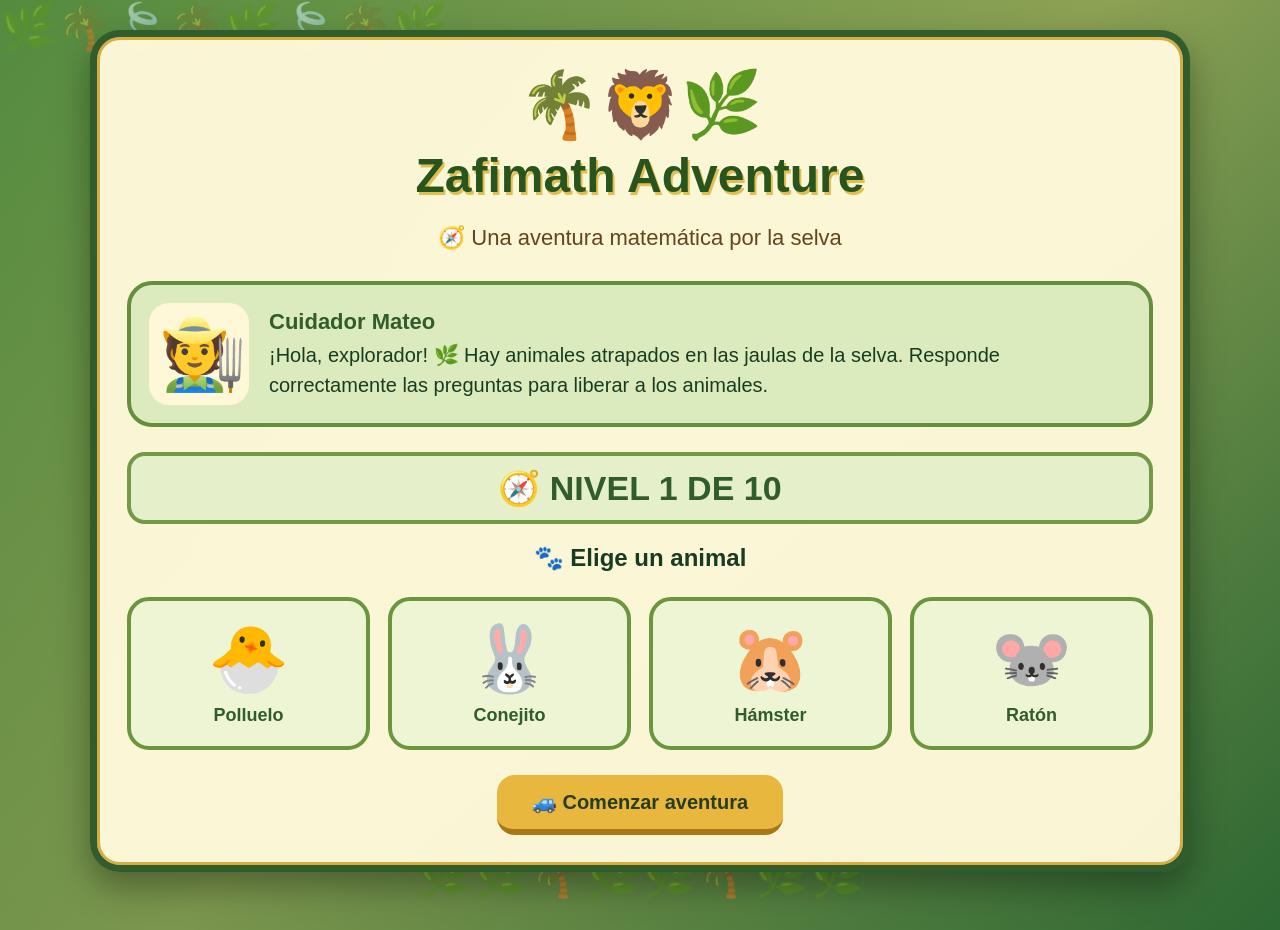
<file: ZAFARI/index.html>
<!DOCTYPE html>
<html lang="es">
<head>
<meta charset="UTF-8">
<meta name="viewport" content="width=device-width, initial-scale=1.0">

<title>Zafimath Adventure</title>

<style>

/* =====================================================
   ESTILOS GENERALES
===================================================== */

* {
    box-sizing: border-box;
}

body {
    margin: 0;
    min-height: 100vh;

    font-family: "Trebuchet MS", Arial, sans-serif;

    color: #183b22;

    background:
        linear-gradient(
            rgba(32, 90, 40, 0.35),
            rgba(32, 90, 40, 0.45)
        ),
        linear-gradient(
            135deg,
            #6fa64b,
            #c7c86c,
            #39733b
        );

    overflow-x: hidden;
}


/* =====================================================
   DECORACIÓN SELVA
===================================================== */

.selva-superior {
    position: fixed;
    top: 0;
    left: 0;

    width: 100%;

    font-size: 45px;

    opacity: 0.55;

    pointer-events: none;

    z-index: 0;
}

.selva-inferior {
    position: fixed;
    bottom: 0;
    left: 0;

    width: 100%;

    text-align: center;

    font-size: 45px;

    opacity: 0.6;

    pointer-events: none;

    z-index: 0;
}


/* =====================================================
   CONTENEDOR
===================================================== */

.container {
    width: 94%;

    max-width: 1100px;

    margin: 30px auto;

    position: relative;

    z-index: 2;
}


/* =====================================================
   PANTALLAS
===================================================== */

.screen {
    display: none;
}

.screen.active {
    display: block;
}


/* =====================================================
   TARJETAS
===================================================== */

.card {
    background: rgba(255, 249, 218, 0.97);

    border: 7px solid #315c2b;

    border-radius: 30px;

    padding: 30px;

    box-shadow:
        0 15px 35px rgba(0,0,0,0.35),
        inset 0 0 0 3px #d7ad42;
}


/* =====================================================
   INICIO
===================================================== */

.logo {
    text-align: center;

    font-size: 65px;
}

h1 {
    text-align: center;

    font-size: 48px;

    color: #28551e;

    margin: 5px 0;

    text-shadow: 2px 3px #e2bd52;
}

.subtitle {
    text-align: center;

    font-size: 22px;

    color: #65451c;

    margin-bottom: 30px;
}


/* =====================================================
   CUIDADOR
===================================================== */

.caretaker {
    display: flex;

    align-items: center;

    gap: 20px;

    background: #dcebbd;

    border: 4px solid #648f3d;

    border-radius: 25px;

    padding: 18px;

    margin-bottom: 25px;
}

.caretaker-avatar {
    min-width: 100px;

    text-align: center;

    font-size: 70px;

    background: #fff8d8;

    border-radius: 20px;

    padding: 10px;
}

.caretaker-name {
    font-size: 22px;

    font-weight: bold;

    color: #315c2b;

    margin-bottom: 5px;
}

.caretaker-text {
    font-size: 20px;

    line-height: 1.5;
}


/* =====================================================
   TITULO DEL NIVEL
===================================================== */

.level-title {
    text-align: center;

    color: #315c2b;

    font-size: 34px;

    margin: 10px 0 20px;

    background: #e5efc9;

    border: 4px solid #719947;

    border-radius: 18px;

    padding: 12px;
}


/* =====================================================
   ANIMALES
===================================================== */

.animals {
    display: grid;

    grid-template-columns:
        repeat(4, 1fr);

    gap: 18px;

    margin: 25px 0;
}

.animal {
    border: 4px solid #6c963e;

    background: #edf5d5;

    border-radius: 22px;

    padding: 20px 10px;

    text-align: center;

    cursor: pointer;

    transition: 0.25s;
}

.animal:hover {
    transform: translateY(-8px) scale(1.04);

    background: #d8eab4;

    border-color: #d39d24;
}

.animal.disabled {
    opacity: 0.25;

    cursor: not-allowed;

    filter: grayscale(1);

    transform: none;
}

.animal-emoji {
    display: block;

    font-size: 65px;

    margin-bottom: 8px;
}

.animal-name {
    font-size: 18px;

    font-weight: bold;

    color: #315c2b;
}


/* =====================================================
   BOTONES
===================================================== */

.main-button {
    display: block;

    margin: 25px auto 0;

    padding: 15px 35px;

    border: none;

    border-radius: 18px;

    background: #e7b83d;

    color: #293c1c;

    font-size: 20px;

    font-weight: bold;

    cursor: pointer;

    border-bottom: 6px solid #a97816;

    transition: 0.2s;
}

.main-button:hover {
    background: #ffd766;

    transform: translateY(-3px);
}


/* =====================================================
   BARRA SUPERIOR
===================================================== */

.top-bar {
    display: flex;

    justify-content: space-between;

    align-items: center;

    gap: 15px;

    flex-wrap: wrap;

    background: #315c2b;

    color: white;

    padding: 15px 20px;

    border-radius: 18px;

    margin-bottom: 15px;
}

.level {
    font-size: 21px;

    font-weight: bold;
}

.score {
    background: #e7b83d;

    color: #263b1d;

    padding: 8px 17px;

    border-radius: 15px;

    font-weight: bold;

    font-size: 20px;
}


/* =====================================================
   PROGRESO
===================================================== */

.progress-container {
    width: 100%;

    height: 16px;

    background: #d0d6a4;

    border-radius: 20px;

    overflow: hidden;

    margin-bottom: 20px;
}

.progress {
    height: 100%;

    width: 10%;

    background:
        linear-gradient(
            90deg,
            #477a32,
            #a8c957
        );

    transition: width 0.5s;
}


/* =====================================================
   JAULA
===================================================== */

.cage-container {
    display: flex;

    justify-content: center;

    margin: 20px auto;
}

.cage {
    position: relative;

    width: 330px;

    min-height: 260px;

    background:
        linear-gradient(
            rgba(83, 57, 28, 0.2),
            rgba(83, 57, 28, 0.2)
        ),
        #d7c49a;

    border: 12px solid #735126;

    border-radius: 20px;

    box-shadow:
        inset 0 0 20px rgba(0,0,0,0.35),
        0 10px 20px rgba(0,0,0,0.3);

    display: flex;

    align-items: center;

    justify-content: center;

    overflow: hidden;
}


/* Barras de la jaula */

.cage::before {
    content: "";

    position: absolute;

    inset: 0;

    background:
        repeating-linear-gradient(
            90deg,
            transparent 0px,
            transparent 27px,
            #4c3820 28px,
            #4c3820 35px
        );

    z-index: 2;

    pointer-events: none;
}


/* Barras horizontales */

.cage::after {
    content: "";

    position: absolute;

    inset: 0;

    background:
        repeating-linear-gradient(
            0deg,
            transparent 0px,
            transparent 45px,
            #4c3820 46px,
            #4c3820 53px
        );

    z-index: 3;

    pointer-events: none;
}


/* Animal dentro de la jaula */

.caged-animal {
    position: relative;

    z-index: 1;

    font-size: 115px;

    animation: animalMove 2s infinite;

    transition: 0.5s;
}

@keyframes animalMove {

    0%, 100% {
        transform: translateY(0);
    }

    50% {
        transform: translateY(-8px);
    }
}


/* =====================================================
   ANIMAL MUERTO / PERDIDO
===================================================== */

.animal-lost {
    animation: lostAnimal 0.7s forwards;
}

@keyframes lostAnimal {

    0% {
        opacity: 1;
        transform: scale(1);
    }

    100% {
        opacity: 0;
        transform: scale(0.5);
    }
}


/* =====================================================
   MENSAJES DE LIBERACIÓN
===================================================== */

.message-box {
    display: none;

    text-align: center;

    border-radius: 20px;

    padding: 18px;

    margin: 20px 0;

    font-size: 22px;

    font-weight: bold;
}

.message-correct {
    display: block;

    background: #b8e0a8;

    border: 4px solid #3b823e;

    color: #236326;
}

.message-wrong {
    display: block;

    background: #efb0a8;

    border: 4px solid #b43830;

    color: #8d2420;
}


/* =====================================================
   PREGUNTA
===================================================== */

.question-box {
    text-align: center;

    background: #f0f5d9;

    border: 4px solid #719947;

    border-radius: 25px;

    padding: 25px;

    margin-top: 20px;
}

.question-title {
    color: #315c2b;

    font-size: 26px;
}

.operation {
    font-size: 45px;

    font-weight: bold;

    color: #193c23;

    margin-top: 15px;
}


/* =====================================================
   RESPUESTAS
===================================================== */

.answers {
    display: grid;

    grid-template-columns:
        repeat(2, 1fr);

    gap: 15px;

    margin-top: 25px;
}

.answer {
    padding: 18px;

    background: #fffdf0;

    border: 4px solid #719947;

    border-radius: 18px;

    color: #315c2b;

    font-size: 23px;

    font-weight: bold;

    cursor: pointer;

    transition: 0.2s;
}

.answer:hover {
    background: #dcecc2;

    transform: scale(1.02);
}

.answer.correct {
    background: #63a866;

    color: white;

    border-color: #2e6732;
}

.answer.incorrect {
    background: #db7770;

    color: white;

    border-color: #a83232;
}

.answer:disabled {
    cursor: default;
}


/* =====================================================
   FEEDBACK
===================================================== */

.feedback {
    min-height: 55px;

    margin-top: 15px;

    text-align: center;

    font-size: 22px;

    font-weight: bold;
}

.correct-feedback {
    color: #28732d;
}

.incorrect-feedback {
    color: #b52929;
}


/* =====================================================
   RESULTADO
===================================================== */

.final-card {
    text-align: center;

    padding: 45px;
}

.trophy {
    font-size: 90px;
}

.final-title {
    font-size: 40px;

    color: #315c2b;
}

.final-score {
    display: inline-block;

    font-size: 50px;

    font-weight: bold;

    background: #e7b83d;

    border: 6px solid #a97816;

    border-radius: 25px;

    padding: 20px 45px;

    margin: 20px;
}

.final-message {
    font-size: 23px;

    color: #65451c;
}


/* =====================================================
   RESPONSIVE
===================================================== */

@media (max-width: 750px) {

    .animals {
        grid-template-columns:
            repeat(2, 1fr);
    }

    .answers {
        grid-template-columns: 1fr;
    }

    h1 {
        font-size: 36px;
    }

    .caretaker {
        flex-direction: column;

        text-align: center;
    }

    .cage {
        width: 280px;

        min-height: 230px;
    }

    .caged-animal {
        font-size: 90px;
    }
}

</style>
</head>


<body>

<div class="selva-superior">
    🌿🌴🍃🌴🌿🍃🌴🌿
</div>

<div class="selva-inferior">
    🌿🌿🌴🌿🌿🌴🌿🌿
</div>


<div class="container">


<!-- =====================================================
     PANTALLA DE INICIO
===================================================== -->

<section id="startScreen" class="screen active">

<div class="card">

    <div class="logo">
        🌴🦁🌿
    </div>

    <h1>
        Zafimath Adventure
    </h1>

    <p class="subtitle">
        🧭 Una aventura matemática por la selva
    </p>


    <!-- CUIDADOR -->

    <div class="caretaker">

        <div class="caretaker-avatar">
            🧑‍🌾
        </div>

        <div>

            <div class="caretaker-name">
                Cuidador Mateo
            </div>

            <div class="caretaker-text">

                ¡Hola, explorador! 🌿

                Hay animales atrapados en las jaulas
                de la selva.

                Responde correctamente las preguntas
                para liberar a los animales.

            </div>

        </div>

    </div>


    <h2 class="level-title">
        🧭 NIVEL 1 DE 10
    </h2>


    <h2 style="text-align:center;">
        🐾 Elige un animal
    </h2>


    <div class="animals">


        <div class="animal"
             onclick="selectStartAnimal(0)">

            <span class="animal-emoji">
                🐣
            </span>

            <span class="animal-name">
                Polluelo
            </span>

        </div>


        <div class="animal"
             onclick="selectStartAnimal(1)">

            <span class="animal-emoji">
                🐰
            </span>

            <span class="animal-name">
                Conejito
            </span>

        </div>


        <div class="animal"
             onclick="selectStartAnimal(2)">

            <span class="animal-emoji">
                🐹
            </span>

            <span class="animal-name">
                Hámster
            </span>

        </div>


        <div class="animal"
             onclick="selectStartAnimal(3)">

            <span class="animal-emoji">
                🐭
            </span>

            <span class="animal-name">
                Ratón
            </span>

        </div>


    </div>


    <button
        class="main-button"
        onclick="startGame()">

        🚙 Comenzar aventura

    </button>

</div>

</section>



<!-- =====================================================
     SELECCIÓN DE ANIMAL
===================================================== -->

<section id="animalSelectionScreen"
         class="screen">

<div class="card">

    <h2
        class="level-title"
        id="selectionLevel">

        NIVEL 1 DE 10

    </h2>


    <div class="caretaker">

        <div class="caretaker-avatar">
            🧑‍🌾
        </div>

        <div>

            <div class="caretaker-name">
                Cuidador Mateo
            </div>

            <div
                class="caretaker-text"
                id="selectionMessage">

                Elige un animal para continuar.

            </div>

        </div>

    </div>


    <h2 class="selection-title">
        🐾 Selecciona tu nuevo compañero
    </h2>


    <div
        class="animals"
        id="selectionAnimals">

    </div>

</div>

</section>



<!-- =====================================================
     PANTALLA DEL JUEGO
===================================================== -->

<section id="gameScreen"
         class="screen">

<div class="card">


    <!-- NIVEL Y PUNTOS -->

    <div class="top-bar">

        <div
            class="level"
            id="levelText">

            NIVEL 1 DE 10

        </div>

        <div
            class="score"
            id="scoreText">

            ⭐ Puntos: 0

        </div>

    </div>


    <!-- PROGRESO -->

    <div class="progress-container">

        <div
            class="progress"
            id="progressBar">

        </div>

    </div>


    <!-- CUIDADOR -->

    <div class="caretaker">

        <div class="caretaker-avatar">
            🧑‍🌾
        </div>

        <div>

            <div class="caretaker-name">
                Cuidador Mateo
            </div>

            <div
                class="caretaker-text"
                id="caretakerMessage">

                ¡Resuelve la pregunta
                para liberar al animal!

            </div>

        </div>

    </div>


    <!-- JAULA -->

    <div class="cage-container">

        <div class="cage">

            <div
                class="caged-animal"
                id="cagedAnimal">

                🐣

            </div>

        </div>

    </div>


    <!-- MENSAJE -->

    <div
        id="resultMessage"
        class="message-box">

    </div>


    <!-- PREGUNTA -->

    <div class="question-box">

        <div class="question-title">

            🌿 Resuelve la operación
            para liberar al animal

        </div>

        <div
            class="operation"
            id="operation">

            8 + 7 = ?

        </div>

    </div>


    <!-- RESPUESTAS -->

    <div
        class="answers"
        id="answers">

    </div>


    <div
        class="feedback"
        id="feedback">

    </div>


</div>

</section>



<!-- =====================================================
     RESULTADO FINAL
===================================================== -->

<section id="resultScreen"
         class="screen">

<div class="card final-card">

    <div class="trophy">
        🏆
    </div>

    <h2 class="final-title">
        ¡Aventura completada!
    </h2>

    <p>
        Has superado los 10 niveles
        de Zafimath Adventure.
    </p>


    <div
        class="final-score"
        id="finalScore">

        0 / 10

    </div>


    <div
        class="final-message"
        id="finalMessage">

    </div>


    <button
        class="main-button"
        onclick="restartGame()">

        🔄 Volver a jugar

    </button>

</div>

</section>


</div>


<script>

/* =====================================================
   PREGUNTAS
===================================================== */

const questions = [

    {
        operation: "8 + 7 = ?",
        correct: 15,
        answers: [12, 15, 16, 14]
    },

    {
        operation: "20 - 8 = ?",
        correct: 12,
        answers: [10, 12, 14, 18]
    },

    {
        operation: "6 × 4 = ?",
        correct: 24,
        answers: [20, 24, 28, 18]
    },

    {
        operation: "36 ÷ 6 = ?",
        correct: 6,
        answers: [5, 6, 7, 8]
    },

    {
        operation: "15 + 18 = ?",
        correct: 33,
        answers: [31, 32, 33, 35]
    },

    {
        operation: "50 - 27 = ?",
        correct: 23,
        answers: [21, 23, 25, 27]
    },

    {
        operation: "7 × 8 = ?",
        correct: 56,
        answers: [48, 54, 56, 64]
    },

    {
        operation: "81 ÷ 9 = ?",
        correct: 9,
        answers: [7, 8, 9, 10]
    },

    {
        operation: "25 + 37 = ?",
        correct: 62,
        answers: [60, 61, 62, 63]
    },

    {
        operation: "100 - 45 = ?",
        correct: 55,
        answers: [45, 50, 55, 65]
    }

];


/* =====================================================
   ANIMALES POR NIVEL
   CADA NIVEL AUMENTA DE TAMAÑO
===================================================== */

const animalsByLevel = [

    [
        ["🐣", "Polluelo"],
        ["🐰", "Conejito"],
        ["🐹", "Hámster"],
        ["🐭", "Ratón"]
    ],

    [
        ["🐒", "Monito"],
        ["🦊", "Zorrito"],
        ["🦝", "Mapache"],
        ["🐿️", "Ardilla"]
    ],

    [
        ["🐕", "Perro"],
        ["🐈", "Gato"],
        ["🐐", "Cabra"],
        ["🐑", "Oveja"]
    ],

    [
        ["🦌", "Ciervo"],
        ["🐗", "Jabalí"],
        ["🦙", "Llama"],
        ["🐎", "Caballo"]
    ],

    [
        ["🦁", "León"],
        ["🐯", "Tigre"],
        ["🐆", "Leopardo"],
        ["🦓", "Cebra"]
    ],

    [
        ["🐻", "Oso"],
        ["🦍", "Gorila"],
        ["🐊", "Cocodrilo"],
        ["🐃", "Búfalo"]
    ],

    [
        ["🦒", "Jirafa"],
        ["🦏", "Rinoceronte"],
        ["🦬", "Bisonte"],
        ["🐘", "Elefante"]
    ],

    [
        ["🐘", "Elefante"],
        ["🦏", "Rinoceronte"],
        ["🦒", "Jirafa"],
        ["🦛", "Hipopótamo"]
    ],

    [
        ["🦏", "Gran Rinoceronte"],
        ["🐘", "Gran Elefante"],
        ["🦒", "Gran Jirafa"],
        ["🦛", "Gran Hipopótamo"]
    ],

    [
        ["🐘", "Elefante Gigante"],
        ["🦒", "Jirafa Gigante"],
        ["🦏", "Rinoceronte Gigante"],
        ["🦛", "Hipopótamo Gigante"]
    ]

];


/* =====================================================
   VARIABLES
===================================================== */

let currentQuestion = 0;

let score = 0;

let currentAnimalIndex = null;


/* =====================================================
   CAMBIAR PANTALLA
===================================================== */

function showScreen(id) {

    document.querySelectorAll(".screen")
        .forEach(screen => {

            screen.classList.remove("active");

        });

    document.getElementById(id)
        .classList.add("active");
}


/* =====================================================
   ANIMAL INICIAL
===================================================== */

function selectStartAnimal(index) {

    currentAnimalIndex = index;

    startGame();

}


/* =====================================================
   INICIAR
===================================================== */

function startGame() {

    currentQuestion = 0;

    score = 0;

    showScreen("gameScreen");

    updateGame();

}


/* =====================================================
   ACTUALIZAR JUEGO
===================================================== */

function updateGame() {

    const question =
        questions[currentQuestion];

    const animals =
        animalsByLevel[currentQuestion];


    document.getElementById("levelText")
        .textContent =
        `NIVEL ${currentQuestion + 1} DE 10`;


    document.getElementById("scoreText")
        .textContent =
        `⭐ Puntos: ${score}`;


    document.getElementById("progressBar")
        .style.width =
        `${((currentQuestion + 1) / 10) * 100}%`;


    document.getElementById("operation")
        .textContent =
        question.operation;


    document.getElementById("feedback")
        .textContent = "";


    document.getElementById("resultMessage")
        .className = "message-box";


    document.getElementById("resultMessage")
        .textContent = "";


    /*
       Animal actual
    */

    if (currentAnimalIndex !== null) {

        document.getElementById(
            "cagedAnimal"
        ).textContent =
            animals[currentAnimalIndex][0];

    }


    /*
       Mensaje del cuidador
    */

    document.getElementById(
        "caretakerMessage"
    ).textContent =
        `Estás en el NIVEL ${currentQuestion + 1} DE 10. ¡Responde correctamente para liberar al animal!`;


    createAnswers(question);

}


/* =====================================================
   CREAR RESPUESTAS
===================================================== */

function createAnswers(question) {

    const container =
        document.getElementById("answers");

    container.innerHTML = "";


    question.answers.forEach(answer => {

        const button =
            document.createElement("button");

        button.className = "answer";

        button.textContent = answer;


        button.onclick = function() {

            checkAnswer(
                answer,
                question.correct,
                button
            );

        };


        container.appendChild(button);

    });

}


/* =====================================================
   COMPROBAR RESPUESTA
===================================================== */

function checkAnswer(
    answer,
    correct,
    clickedButton
) {

    const buttons =
        document.querySelectorAll(".answer");


    buttons.forEach(button => {

        button.disabled = true;

    });


    /* =================================================
       CORRECTO
    ================================================= */

    if (answer === correct) {

        clickedButton.classList.add(
            "correct"
        );


        score++;


        document.getElementById(
            "scoreText"
        ).textContent =
            `⭐ Puntos: ${score}`;


        const message =
            document.getElementById(
                "resultMessage"
            );


        message.textContent =
            "🎉 ¡CORRECTO! Has liberado al animal. 🐾";


        message.className =
            "message-box message-correct";


        document.getElementById(
            "caretakerMessage"
        ).textContent =
            "¡Excelente! Has liberado al animal y puedes continuar con la aventura.";


        setTimeout(function() {

            currentQuestion++;


            /*
               ¿Terminó los 10 niveles?
            */

            if (
                currentQuestion >=
                questions.length
            ) {

                showResult();

                return;

            }


            /*
               Siguiente nivel.
               Aparecen animales de una especie
               diferente y de mayor tamaño.
            */

            currentAnimalIndex = null;

            showAnimalSelection(
                "correct"
            );

        }, 1600);

    }


    /* =================================================
       INCORRECTO
    ================================================= */

    else {

        clickedButton.classList.add(
            "incorrect"
        );


        const animal =
            document.getElementById(
                "cagedAnimal"
            );


        /*
           Animación del animal.
        */

        animal.classList.add(
            "animal-lost"
        );


        const message =
            document.getElementById(
                "resultMessage"
            );


        message.textContent =
            "❌ ¡INCORRECTO! El animal murió y no pudo ser liberado.";


        message.className =
            "message-box message-wrong";


        document.getElementById(
            "caretakerMessage"
        ).textContent =
            "¡Oh no! Esta vez no lograste liberarlo. Debes elegir otro animal e intentarlo nuevamente.";


        /*
           NO se suma punto.
           NO se avanza de nivel.
        */

        setTimeout(function() {

            showAnimalSelection(
                "incorrect"
            );

        }, 1800);

    }

}


/* =====================================================
   SELECCIÓN DE ANIMAL
===================================================== */

function showAnimalSelection(type) {

    showScreen(
        "animalSelectionScreen"
    );


    const title =
        document.getElementById(
            "selectionLevel"
        );


    title.textContent =
        `NIVEL ${currentQuestion + 1} DE 10`;


    const message =
        document.getElementById(
            "selectionMessage"
        );


    if (type === "correct") {

        message.textContent =
            "🎉 ¡Nivel superado! El animal fue liberado. Ahora elige un nuevo animal de una especie diferente y más grande.";

    }

    else {

        message.textContent =
            "❌ El animal murió. No ganaste ningún punto. Elige otro animal para volver a intentar la misma pregunta.";

    }


    createAnimalSelection();

}


/* =====================================================
   CREAR OPCIONES DE ANIMALES
===================================================== */

function createAnimalSelection() {

    const container =
        document.getElementById(
            "selectionAnimals"
        );


    container.innerHTML = "";


    const animals =
        animalsByLevel[currentQuestion];


    animals.forEach((animal, index) => {

        const card =
            document.createElement("div");


        card.className =
            "animal";


        /*
           Si venimos de una respuesta incorrecta,
           NO se puede elegir el mismo animal.
        */

        if (
            index === currentAnimalIndex
        ) {

            card.classList.add(
                "disabled"
            );

        }


        card.innerHTML = `

            <span class="animal-emoji">
                ${animal[0]}
            </span>

            <span class="animal-name">
                ${animal[1]}
            </span>

        `;


        if (
            index !== currentAnimalIndex
        ) {

            card.onclick =
                function() {

                    chooseAnimal(index);

                };

        }


        container.appendChild(card);

    });

}


/* =====================================================
   ELEGIR ANIMAL
===================================================== */

function chooseAnimal(index) {

    /*
       Guardamos el animal seleccionado.
    */

    currentAnimalIndex = index;


    showScreen(
        "gameScreen"
    );


    /*
       Actualizamos el juego.
    */

    updateGame();

}


/* =====================================================
   RESULTADO FINAL
===================================================== */

function showResult() {

    showScreen(
        "resultScreen"
    );


    document.getElementById(
        "finalScore"
    ).textContent =
        `${score} / 10`;


    let message;


    if (score === 10) {

        message =
            "🌟 ¡PERFECTO! Liberaste a todos los animales y completaste la aventura matemática.";

    }

    else if (score >= 8) {

        message =
            "🦁 ¡EXCELENTE! Has demostrado grandes habilidades matemáticas.";

    }

    else if (score >= 6) {

        message =
            "🐒 ¡MUY BIEN! Has completado la aventura. Sigue practicando.";

    }

    else {

        message =
            "🌱 ¡Buen intento! Sigue practicando para convertirte en un gran explorador matemático.";

    }


    document.getElementById(
        "finalMessage"
    ).textContent =
        message;

}


/* =====================================================
   REINICIAR
===================================================== */

function restartGame() {

    currentQuestion = 0;

    score = 0;

    currentAnimalIndex = null;


    showScreen(
        "startScreen"
    );

}

</script>

</body>
</html>
</file>
<file: style.css>
/* =========================================
   VARIABLES
========================================= */

:root {

    --pink: #ff8ec4;
    --hot-pink: #f25aa0;
    --soft-pink: #ffd0e8;

    --lilac: #c4a8ff;
    --purple: #9b7bff;
    --soft-purple: #2e2142;

    --cream: #f8f0ff;
    --dark: #1a1225;
    --gray: #b9a8c9;

    --border: rgba(184, 156, 255, 0.18);

    --white: #ffffff;

    --shadow:
        0 25px 60px rgba(0, 0, 0, 0.45);

    --shadow-hover:
        0 35px 90px rgba(155, 123, 255, 0.25);
}


/* =========================================
   RESET
========================================= */

* {
    box-sizing: border-box;
    margin: 0;
    padding: 0;
}

html {
    scroll-behavior: smooth;
}

body {

    background: #1a1225;

    color: var(--cream);

    font-family: "DM Sans", sans-serif;

    overflow-x: hidden;
}

a {

    color: inherit;

    text-decoration: none;
}

button {
    font-family: inherit;
}


/* =========================================
   CURSOR
========================================= */

.cursor-glow {

    width: 250px;
    height: 250px;

    position: fixed;

    pointer-events: none;

    z-index: 999;

    border-radius: 50%;

    background:
        radial-gradient(
            circle,
            rgba(155, 123, 255, 0.22),
            rgba(242, 90, 160, 0.08),
            transparent 70%
        );

    transform: translate(-50%, -50%);

    transition: opacity 0.3s;
}


/* =========================================
   PARTICLES
========================================= */

.particles span {

    position: fixed;

    z-index: 5;

    pointer-events: none;

    color: var(--pink);

    opacity: 0.45;

    animation:
        floating 5s ease-in-out infinite;
}

.particles span:nth-child(1) {
    left: 4%;
    top: 20%;
    animation-delay: 0s;
}

.particles span:nth-child(2) {
    right: 5%;
    top: 35%;
    animation-delay: 1s;
}

.particles span:nth-child(3) {
    left: 9%;
    top: 60%;
    animation-delay: 2s;
}

.particles span:nth-child(4) {
    right: 10%;
    top: 70%;
    animation-delay: 3s;
}

.particles span:nth-child(5) {
    left: 30%;
    top: 90%;
    animation-delay: 1.5s;
}

.particles span:nth-child(6) {
    right: 30%;
    top: 10%;
    animation-delay: 2.5s;
}

.particles span:nth-child(7) {
    left: 50%;
    top: 40%;
    animation-delay: 1s;
}

.particles span:nth-child(8) {
    right: 45%;
    top: 80%;
    animation-delay: 3s;
}

@keyframes floating {

    0%,
    100% {
        transform: translateY(0) rotate(0deg);
    }

    50% {
        transform: translateY(-14px) rotate(8deg);
    }
}


/* =========================================
   HERO
========================================= */

.hero {

    min-height: 720px;

    position: relative;

    overflow: hidden;

    padding:
        28px
        clamp(24px, 6vw, 90px)
        100px;

    background:

        radial-gradient(
            circle at 80% 15%,
            rgba(92, 61, 158, 0.45),
            transparent 35%
        ),

        linear-gradient(
            135deg,
            #1a1225,
            #2a1a3d
        );

    border-bottom:
        1px solid
        rgba(155, 123, 255, 0.12);
}


/* =========================================
   NAVBAR
========================================= */

.navbar {

    max-width: 1280px;

    margin: auto;

    display: flex;

    justify-content: space-between;

    align-items: center;

    position: relative;

    z-index: 20;
}

.logo {

    display: flex;

    align-items: center;

    gap: 4px;

    font-size: 14px;

    font-weight: 800;

    letter-spacing: 0.12em;

    color: var(--cream);
}

.logo span {
    color: var(--hot-pink);
}

.logo i {

    color: var(--pink);

    font-size: 11px;

    animation:
        heartbeat 1.8s infinite;
}

@keyframes heartbeat {

    0%,
    100% {
        transform: scale(1);
    }

    15% {
        transform: scale(1.3);
    }

    30% {
        transform: scale(1);
    }
}

.nav-links {

    display: flex;

    gap: 30px;
}

.nav-links a {

    color: var(--gray);

    font-size: 13px;

    font-weight: 600;

    transition: 0.25s;
}

.nav-links a:hover {

    color: var(--hot-pink);

    transform: translateY(-2px);
}

.nav-button {

    display: flex;

    align-items: center;

    gap: 8px;

    padding: 10px 17px;

    border:
        1px solid
        rgba(155, 123, 255, 0.35);

    border-radius: 999px;

    background:
        rgba(36, 24, 51, 0.7);

    font-size: 13px;

    font-weight: 800;

    transition: 0.3s;

    color: var(--cream);
}

.nav-button:hover {

    color: white;

    background: var(--purple);

    border-color: var(--purple);

    transform: translateY(-3px);

    box-shadow:
        0 10px 25px
        rgba(155, 123, 255, 0.35);
}


/* =========================================
   HERO CONTENT
========================================= */

.hero-content {

    max-width: 1280px;

    margin:
        120px auto 0;

    position: relative;

    z-index: 10;
}

.eyebrow {

    display: flex;

    align-items: center;

    gap: 7px;

    margin-bottom: 17px;

    color: var(--hot-pink);

    font-size: 11px;

    font-weight: 800;

    letter-spacing: 0.2em;
}

.eyebrow i {

    font-size: 14px;

    animation:
        sparkle 2s infinite;
}

@keyframes sparkle {

    0%,
    100% {
        transform: rotate(0) scale(1);
    }

    50% {
        transform: rotate(15deg) scale(1.2);
    }
}

.hero h1 {

    max-width: 900px;

    margin-bottom: 25px;

    font-family:
        "Playfair Display",
        serif;

    font-size:
        clamp(55px, 8vw, 108px);

    line-height: 0.9;

    letter-spacing: -0.045em;

    color: var(--cream);

    animation:
        heroTitle 1s ease both;
}

.hero h1 em {

    color: var(--lilac);

    font-style: italic;
}

@keyframes heroTitle {

    from {

        opacity: 0;

        transform:
            translateY(35px);
    }

    to {

        opacity: 1;

        transform:
            translateY(0);
    }
}

.hero-description {

    max-width: 520px;

    color: var(--gray);

    font-size: 17px;

    line-height: 1.7;

    animation:
        fadeUp 1s 0.2s ease both;
}

@keyframes fadeUp {

    from {

        opacity: 0;

        transform:
            translateY(20px);
    }

    to {

        opacity: 1;

        transform:
            translateY(0);
    }
}


/* =========================================
   HERO BUTTONS
========================================= */

.hero-buttons {

    display: flex;

    gap: 12px;

    align-items: center;

    margin-top: 20px;

    animation:
        fadeUp 1s 0.35s ease both;
}

.main-button {

    display: inline-flex;

    align-items: center;

    gap: 12px;

    padding: 15px 21px;

    color: white;

    background:
        linear-gradient(
            135deg,
            var(--hot-pink),
            var(--lilac)
        );

    border-radius: 999px;

    font-size: 13px;

    font-weight: 800;

    box-shadow:
        0 12px 30px
        rgba(242, 90, 160, 0.3);

    transition: 0.3s;

    position: relative;

    overflow: hidden;
}

.main-button:hover {

    transform:
        translateY(-4px)
        scale(1.03);

    box-shadow:
        0 18px 40px
        rgba(242, 90, 160, 0.4);
}

.main-button i {
    transition: 0.3s;
}

.main-button:hover i {
    transform:
        translate(3px, -3px);
}

.secondary-button {

    display: inline-flex;

    align-items: center;

    gap: 9px;

    padding: 14px 18px;

    color: var(--lilac);

    border:
        1px solid
        rgba(155, 123, 255, 0.4);

    border-radius: 999px;

    background:
        rgba(36, 24, 51, 0.6);

    font-size: 13px;

    font-weight: 700;

    transition: 0.3s;

    position: relative;

    overflow: hidden;
}

.secondary-button:hover {

    background:
        rgba(155, 123, 255, 0.2);

    transform:
        translateY(-3px);

    box-shadow: var(--shadow);
}


/* =========================================
   HERO DECORATIONS
========================================= */

.hero-orbit {

    position: absolute;

    border:
        1px solid
        rgba(155, 123, 255, 0.25);

    border-radius: 50%;

    pointer-events: none;
}

.orbit-one {

    width: 650px;
    height: 650px;

    right: -100px;
    top: 70px;

    animation:
        orbitPulse 5s infinite;
}

.orbit-two {

    width: 450px;
    height: 450px;

    right: 0;
    top: 170px;

    animation:
        orbitPulse 5s 1s infinite;
}

@keyframes orbitPulse {

    0%,
    100% {

        transform: scale(1);

        opacity: 0.45;
    }

    50% {

        transform: scale(1.04);

        opacity: 0.8;
    }
}

.hero-heart {

    position: absolute;

    right: 17%;
    top: 34%;

    width: 90px;
    height: 90px;

    display: grid;

    place-items: center;

    color: white;

    background:
        linear-gradient(
            135deg,
            var(--pink),
            var(--hot-pink)
        );

    border-radius: 50%;

    font-size: 32px;

    box-shadow: var(--shadow);

    transform: rotate(10deg);

    animation:
        floating 4s ease-in-out infinite;

    z-index: 5;
}

.hero-star {

    position: absolute;

    right: 7%;
    bottom: 17%;

    width: 62px;
    height: 62px;

    display: grid;

    place-items: center;

    color: white;

    background: var(--purple);

    border-radius: 50%;

    font-size: 24px;

    animation:
        floating 4s 1s ease-in-out infinite;

    z-index: 5;
}


/* =========================================
   MAIN
========================================= */

main {

    max-width: 1280px;

    margin: auto;

    padding:
        90px
        clamp(24px, 5vw, 80px);
}


/* =========================================
   BANNER
========================================= */

.banner {

    min-height: 480px;

    position: relative;

    overflow: hidden;

    margin-bottom: 110px;

    border-radius: 35px;

    box-shadow:
        0 30px 80px
        rgba(0, 0, 0, 0.5);

    animation:
        bannerAppear 1s ease both;
}

.banner img {

    width: 100%;

    height: 480px;

    display: block;

    object-fit: cover;

    transition:
        transform 1.2s ease;
}

.banner:hover img {
    transform: scale(1.04);
}

.banner::after {

    content: "";

    position: absolute;

    inset: 0;

    background:
        linear-gradient(
            90deg,
            rgba(26, 18, 37, 0.88),
            rgba(92, 61, 158, 0.4),
            transparent
        );

    pointer-events: none;
}

@keyframes bannerAppear {

    from {

        opacity: 0;

        transform:
            translateY(35px)
            scale(0.97);
    }

    to {

        opacity: 1;

        transform:
            translateY(0)
            scale(1);
    }
}

.banner-overlay {

    position: absolute;

    z-index: 4;

    left: 7%;

    top: 50%;

    transform:
        translateY(-50%);

    max-width: 600px;

    color: white;
}

.banner-badge {

    display: inline-flex;

    align-items: center;

    gap: 9px;

    padding: 9px 15px;

    border:
        1px solid
        rgba(255, 255, 255, 0.25);

    border-radius: 999px;

    background:
        rgba(255, 255, 255, 0.1);

    backdrop-filter:
        blur(10px);

    font-size: 10px;

    font-weight: 800;

    letter-spacing: 0.15em;
}

.banner-overlay h2 {

    margin: 20px 0;

    font-family:
        "Playfair Display",
        serif;

    font-size:
        clamp(42px, 6vw, 78px);

    line-height: 0.95;

    letter-spacing: -0.04em;
}

.banner-overlay h2 em {

    display: block;

    color: var(--soft-pink);

    font-style: italic;
}

.banner-overlay p {

    max-width: 450px;

    margin-bottom: 25px;

    color:
        rgba(255, 255, 255, 0.85);

    line-height: 1.7;
}

.banner-button {

    display: inline-flex;

    align-items: center;

    gap: 12px;

    padding: 14px 20px;

    color: var(--dark);

    background: white;

    border-radius: 999px;

    font-size: 13px;

    font-weight: 800;

    transition: 0.3s;
}

.banner-button:hover {

    transform:
        translateY(-4px)
        scale(1.03);

    box-shadow:
        0 15px 35px
        rgba(0, 0, 0, 0.35);
}


/* =========================================
   SOBRE MÍ
========================================= */

.about-me-section {

    display: grid;

    grid-template-columns:
        170px 1fr;

    gap: 55px;

    align-items: center;

    margin-bottom: 120px;

    padding: 60px;

    border:
        1px solid
        var(--border);

    border-radius: 35px;

    background:
        linear-gradient(
            135deg,
            #241833,
            #302044
        );

    box-shadow: var(--shadow);

    position: relative;

    overflow: hidden;
}

.about-me-section::before {

    content: "";

    position: absolute;

    width: 300px;

    height: 300px;

    right: -100px;

    top: -100px;

    background:
        radial-gradient(
            circle,
            rgba(155, 123, 255, 0.25),
            transparent 70%
        );

    pointer-events: none;
}

.about-me-icon {

    width: 155px;

    height: 155px;

    display: grid;

    place-items: center;

    border:
        1px solid
        rgba(255, 255, 255, 0.25);

    border-radius: 50%;

    background:
        linear-gradient(
            135deg,
            rgba(242, 90, 160, 0.2),
            rgba(155, 123, 255, 0.2)
        );

    color: var(--pink);

    font-size: 55px;

    animation:
        floating 5s ease-in-out infinite;
}

.about-me-content {
    position: relative;
    z-index: 2;
}

.about-me-content h2 {

    margin-bottom: 25px;

    font-family:
        "Playfair Display",
        serif;

    font-size:
        clamp(42px, 5vw, 68px);

    line-height: 0.95;

    letter-spacing: -0.04em;
}

.about-me-content h2 em {

    color: var(--lilac);

    font-style: italic;
}

.about-me-text {

    max-width: 800px;

    color: var(--gray);

    font-size: 15px;

    line-height: 1.85;
}

.about-me-text strong {
    color: var(--cream);
}

.objective-box {

    display: flex;

    align-items: center;

    gap: 18px;

    max-width: 700px;

    margin-top: 30px;

    padding: 20px 22px;

    border:
        1px solid
        rgba(255, 142, 196, 0.2);

    border-radius: 20px;

    background:
        rgba(242, 90, 160, 0.07);
}

.objective-icon {

    width: 50px;

    height: 50px;

    flex-shrink: 0;

    display: grid;

    place-items: center;

    border-radius: 15px;

    color: white;

    background:
        linear-gradient(
            135deg,
            var(--hot-pink),
            var(--purple)
        );

    font-size: 20px;
}

.objective-box h3 {

    margin-bottom: 5px;

    color: var(--cream);

    font-size: 16px;
}

.objective-box p {

    color: var(--gray);

    font-size: 13px;

    line-height: 1.6;
}


/* =========================================
   INTRO
========================================= */

.games-intro {

    display: flex;

    justify-content: space-between;

    align-items: end;

    gap: 30px;

    margin-bottom: 42px;
}

.section-label {

    display: flex;

    align-items: center;

    gap: 7px;

    margin-bottom: 14px;

    color: var(--hot-pink);

    font-size: 11px;

    font-weight: 800;

    letter-spacing: 0.2em;
}

.games-intro h2 {

    font-family:
        "Playfair Display",
        serif;

    font-size:
        clamp(45px, 6vw, 76px);

    line-height: 0.95;

    letter-spacing: -0.04em;

    color: var(--cream);
}

.games-intro h2 span {

    color: var(--pink);

    font-size: 0.5em;
}

.intro-text {

    max-width: 360px;

    color: var(--gray);

    font-size: 14px;

    line-height: 1.7;
}


/* =========================================
   GAME GRID
========================================= */

.games-grid {

    display: grid;

    grid-template-columns:
        repeat(2, minmax(0, 1fr));

    gap: 28px;
}


/* =========================================
   GAME CARD
========================================= */

.game-card {

    position: relative;

    overflow: hidden;

    background: #241833;

    border:
        1px solid
        var(--border);

    border-radius: 28px;

    box-shadow: var(--shadow);

    transition:
        transform 0.35s ease,
        box-shadow 0.35s ease,
        background 0.35s ease;
}

.game-card:hover {

    transform:
        translateY(-10px)
        rotate(0.3deg);

    background: #2e2142;

    box-shadow:
        var(--shadow-hover);
}


/* =========================================
   GAME IMAGE
========================================= */

.game-image {

    height: 340px;

    position: relative;

    overflow: hidden;

    background: #1f1529;
}

.game-image img {

    width: 100%;

    height: 100%;

    object-fit: cover;

    display: block;

    transition:
        transform 0.6s ease;
}

.game-card:hover .game-image img {
    transform: scale(1.07);
}

.game-number,
.game-tag {

    position: absolute;

    top: 18px;

    z-index: 4;

    padding: 8px 11px;

    color: white;

    background:
        rgba(26, 18, 37, 0.75);

    border-radius: 999px;

    backdrop-filter:
        blur(8px);

    font-size: 10px;

    font-weight: 800;

    letter-spacing: 0.08em;
}

.game-number {
    left: 18px;
}

.game-tag {

    right: 18px;

    display: flex;

    align-items: center;

    gap: 6px;
}


/* =========================================
   IMAGE SHINE
========================================= */

.image-shine {

    position: absolute;

    width: 80px;

    height: 200%;

    left: -150px;

    top: -50%;

    background:
        linear-gradient(
            90deg,
            transparent,
            rgba(255, 255, 255, 0.35),
            transparent
        );

    transform: rotate(25deg);

    transition:
        left 0.8s ease;
}

.game-card:hover .image-shine {
    left: 130%;
}


/* =========================================
   GAME INFO
========================================= */

.game-info {

    display: flex;

    justify-content: space-between;

    align-items: flex-start;

    gap: 15px;

    padding:
        23px 25px 27px;
}

.game-info > div {

    flex: 1;

    min-width: 0;
}

.game-type {

    margin-bottom: 7px;

    color: var(--hot-pink);

    font-size: 9px;

    font-weight: 800;

    letter-spacing: 0.16em;
}

.game-info h3 {

    font-size: 22px;

    letter-spacing: -0.02em;

    color: var(--cream);
}


/* =========================================
   DESCRIPCIÓN
========================================= */

.game-description {

    max-width: 560px;

    margin-top: 14px;

    color: var(--gray);

    font-size: 13px;

    line-height: 1.75;

    font-weight: 400;
}

.game-card:hover .game-description {

    color:
        rgba(248, 240, 255, 0.82);

    transition:
        color 0.35s ease;
}


/* =========================================
   GAME ARROW
========================================= */

.game-arrow {

    width: 47px;

    height: 47px;

    flex-shrink: 0;

    display: grid;

    place-items: center;

    color: white;

    background: #3d2a6e;

    border-radius: 50%;

    font-size: 19px;

    transition: 0.3s;
}

.game-arrow:hover {

    color: white;

    background: var(--hot-pink);

    transform:
        rotate(10deg)
        scale(1.08);
}


/* =========================================
   TECNOLOGÍAS
========================================= */

.technologies-section {

    margin-top: 120px;

    padding: 65px;

    border:
        1px solid
        var(--border);

    border-radius: 35px;

    background:
        linear-gradient(
            135deg,
            #21152f,
            #2d1e43
        );

    box-shadow: var(--shadow);
}

.technologies-header h2 {

    margin-bottom: 45px;

    font-family:
        "Playfair Display",
        serif;

    font-size:
        clamp(42px, 5vw, 68px);

    line-height: 0.95;

    letter-spacing: -0.04em;
}

.technologies-header h2 em {

    color: var(--lilac);

    font-style: italic;
}

.technology-content {

    display: grid;

    grid-template-columns:
        repeat(2, 1fr);

    gap: 30px;
}

.technology-block {

    padding: 28px;

    border:
        1px solid
        rgba(184, 156, 255, 0.12);

    border-radius: 25px;

    background:
        rgba(255, 255, 255, 0.025);
}

.technology-title {

    display: flex;

    align-items: center;

    gap: 15px;

    margin-bottom: 25px;
}

.technology-icon {

    width: 52px;

    height: 52px;

    display: grid;

    place-items: center;

    border-radius: 15px;

    color: white;

    background:
        linear-gradient(
            135deg,
            var(--hot-pink),
            var(--purple)
        );

    font-size: 21px;
}

.technology-title span {

    color: var(--hot-pink);

    font-size: 9px;

    font-weight: 800;

    letter-spacing: 0.16em;
}

.technology-title h3 {

    margin-top: 3px;

    color: var(--cream);

    font-size: 20px;
}

.technology-list {

    display: flex;

    flex-direction: column;

    gap: 12px;
}

.technology-item {

    display: flex;

    align-items: center;

    gap: 15px;

    padding: 15px;

    border-radius: 16px;

    background:
        rgba(255, 255, 255, 0.035);

    transition: 0.3s;
}

.technology-item:hover {

    transform:
        translateX(5px);

    background:
        rgba(155, 123, 255, 0.1);
}

.technology-item > i {

    width: 38px;

    height: 38px;

    display: grid;

    place-items: center;

    border-radius: 11px;

    color: var(--lilac);

    background:
        rgba(155, 123, 255, 0.12);

    font-size: 18px;
}

.technology-item strong {

    display: block;

    margin-bottom: 3px;

    color: var(--cream);

    font-size: 14px;
}

.technology-item p {

    color: var(--gray);

    font-size: 11px;
}


/* =========================================
   INTELIGENCIA ARTIFICIAL
========================================= */

.ai-section {

    margin-top: 120px;

    padding: 65px;

    display: grid;

    grid-template-columns: 120px 1fr;

    gap: 40px;

    border-radius: 35px;

    background:
        linear-gradient(
            120deg,
            #3d2760,
            #6d397e
        );

    box-shadow:
        0 28px 70px
        rgba(0, 0, 0, 0.4);
}

.ai-icon {

    width: 100px;

    height: 100px;

    display: grid;

    place-items: center;

    border:
        1px solid
        rgba(255, 255, 255, 0.3);

    border-radius: 50%;

    color: white;

    background:
        rgba(255, 255, 255, 0.1);

    font-size: 38px;

    animation:
        floating 5s ease-in-out infinite;
}

.ai-section .section-label {
    color: var(--soft-pink);
}

.ai-section h2 {

    margin-bottom: 25px;

    font-family:
        "Playfair Display",
        serif;

    font-size:
        clamp(40px, 5vw, 65px);

    line-height: 0.95;
}

.ai-section h2 em {

    color: white;

    font-style: italic;
}

.ai-text,
.ai-final-text {

    max-width: 800px;

    color:
        rgba(255, 255, 255, 0.85);

    line-height: 1.8;

    font-size: 14px;
}

.ai-grid {

    display: grid;

    grid-template-columns:
        repeat(2, 1fr);

    gap: 12px;

    margin:
        30px 0;
}

.ai-grid div {

    display: flex;

    align-items: center;

    gap: 12px;

    padding: 13px;

    border:
        1px solid
        rgba(255, 255, 255, 0.1);

    border-radius: 14px;

    background:
        rgba(255, 255, 255, 0.06);

    color:
        rgba(255, 255, 255, 0.85);

    font-size: 12px;
}

.ai-grid i {
    color: var(--soft-pink);
}


/* =========================================
   LO QUE APRENDÍ
========================================= */

.learning-section {

    margin-top: 120px;
}

.learning-header {

    margin-bottom: 40px;
}

.learning-header h2 {

    font-family:
        "Playfair Display",
        serif;

    font-size:
        clamp(42px, 5vw, 68px);

    line-height: 0.95;
}

.learning-header h2 em {

    color: var(--lilac);

    font-style: italic;
}

.learning-grid {

    display: grid;

    grid-template-columns:
        repeat(3, 1fr);

    gap: 15px;
}

.learning-item {

    display: flex;

    align-items: center;

    gap: 13px;

    min-height: 75px;

    padding: 18px;

    border:
        1px solid
        var(--border);

    border-radius: 17px;

    background: #241833;

    color: var(--gray);

    font-size: 12px;

    line-height: 1.5;

    transition: 0.3s;
}

.learning-item:hover {

    transform:
        translateY(-5px);

    border-color:
        rgba(255, 142, 196, 0.3);

    color: var(--cream);

    background: #2e2142;
}

.learning-item i {

    flex-shrink: 0;

    color: var(--pink);

    font-size: 19px;
}


/* =========================================
   PRÓXIMAS MEJORAS
========================================= */

.improvements-section {

    margin-top: 120px;
}

.improvements-header {

    margin-bottom: 40px;
}

.improvements-header h2 {

    font-family:
        "Playfair Display",
        serif;

    font-size:
        clamp(42px, 5vw, 68px);

    line-height: 0.95;
}

.improvements-header h2 em {

    color: var(--lilac);

    font-style: italic;
}

.improvements-grid {

    display: grid;

    grid-template-columns:
        repeat(2, 1fr);

    gap: 20px;
}

.improvement-card {

    position: relative;

    padding: 30px;

    border:
        1px solid
        var(--border);

    border-radius: 25px;

    background: #241833;

    overflow: hidden;

    transition: 0.3s;
}

.improvement-card:hover {

    transform:
        translateY(-6px);

    background: #2e2142;

    box-shadow:
        var(--shadow-hover);
}

.improvement-number {

    position: absolute;

    right: 25px;

    top: 20px;

    color:
        rgba(196, 168, 255, 0.15);

    font-family:
        "Playfair Display",
        serif;

    font-size: 55px;

    font-weight: bold;
}

.improvement-card h3 {

    margin-bottom: 20px;

    color: var(--cream);

    font-size: 20px;
}

.improvement-card ul {

    padding-left: 18px;

    color: var(--gray);

    font-size: 12px;

    line-height: 2;
}

.improvement-card li::marker {
    color: var(--pink);
}


/* =========================================
   OBJETIVO DEL PORTAFOLIO
========================================= */

.portfolio-goal {

    margin-top: 120px;

    padding: 60px;

    display: grid;

    grid-template-columns: 120px 1fr;

    gap: 40px;

    align-items: center;

    border-radius: 35px;

    background:
        linear-gradient(
            120deg,
            #4a2d7a,
            #7c3a9e 50%,
            #c45a9a
        );

    box-shadow:
        0 28px 70px
        rgba(0, 0, 0, 0.4);
}

.goal-icon {

    width: 100px;

    height: 100px;

    display: grid;

    place-items: center;

    border:
        1px solid
        rgba(255, 255, 255, 0.3);

    border-radius: 50%;

    color: white;

    font-size: 40px;
}

.portfolio-goal .section-label {
    color: var(--soft-pink);
}

.portfolio-goal h2 {

    margin-bottom: 25px;

    font-family:
        "Playfair Display",
        serif;

    font-size:
        clamp(40px, 5vw, 65px);

    line-height: 0.95;
}

.portfolio-goal h2 em {

    color: white;

    font-style: italic;
}

.portfolio-goal p:last-child {

    max-width: 800px;

    color:
        rgba(255, 255, 255, 0.85);

    font-size: 14px;

    line-height: 1.8;
}

.portfolio-goal strong {
    color: white;
}


/* =========================================
   GITHUB
========================================= */

.github-section {

    margin-top: 120px;

    padding: 65px;

    display: grid;

    grid-template-columns: 130px 1fr;

    gap: 40px;

    align-items: center;

    position: relative;

    overflow: hidden;

    border:
        1px solid
        rgba(196, 168, 255, 0.25);

    border-radius: 35px;

    background:
        linear-gradient(
            135deg,
            #21152f,
            #302044,
            #43245a
        );

    box-shadow: var(--shadow);
}


/* brillo decorativo */

.github-section::before {

    content: "";

    position: absolute;

    width: 350px;

    height: 350px;

    right: -100px;

    top: -150px;

    border-radius: 50%;

    background:
        radial-gradient(
            circle,
            rgba(155, 123, 255, 0.28),
            transparent 70%
        );

    pointer-events: none;
}


.github-section::after {

    content: "";

    position: absolute;

    width: 250px;

    height: 250px;

    left: -120px;

    bottom: -150px;

    border-radius: 50%;

    background:
        radial-gradient(
            circle,
            rgba(242, 90, 160, 0.2),
            transparent 70%
        );

    pointer-events: none;
}


/* icono */

.github-icon {

    width: 115px;

    height: 115px;

    display: grid;

    place-items: center;

    position: relative;

    z-index: 2;

    color: white;

    border:
        1px solid
        rgba(255, 255, 255, 0.25);

    border-radius: 50%;

    background:
        linear-gradient(
            135deg,
            #242424,
            #151515
        );

    font-size: 55px;

    box-shadow:
        0 20px 45px
        rgba(0, 0, 0, 0.35);

    animation:
        floating 5s ease-in-out infinite;
}


/* contenido */

.github-content {

    position: relative;

    z-index: 2;
}


.github-content h2 {

    margin-bottom: 22px;

    font-family:
        "Playfair Display",
        serif;

    font-size:
        clamp(40px, 5vw, 65px);

    line-height: 0.95;

    letter-spacing: -0.04em;

    color: var(--cream);
}


.github-content h2 em {

    color: var(--lilac);

    font-style: italic;
}


.github-content > p:not(.section-label) {

    max-width: 700px;

    margin-bottom: 30px;

    color: var(--gray);

    font-size: 14px;

    line-height: 1.8;
}


/* =========================================
   BOTÓN GITHUB
========================================= */

.github-button {

    display: inline-flex;

    align-items: center;

    gap: 11px;

    padding: 15px 22px;

    color: white;

    background:
        linear-gradient(
            135deg,
            #242424,
            #111111
        );

    border:
        1px solid
        rgba(255, 255, 255, 0.2);

    border-radius: 999px;

    font-size: 13px;

    font-weight: 800;

    box-shadow:
        0 12px 30px
        rgba(0, 0, 0, 0.3);

    transition:
        transform 0.3s ease,
        box-shadow 0.3s ease,
        background 0.3s ease;
}


.github-button i:first-child {

    font-size: 18px;
}


.github-button i:last-child {

    transition:
        transform 0.3s ease;
}


.github-button:hover {

    transform:
        translateY(-4px);

    background:
        linear-gradient(
            135deg,
            #333333,
            #171717
        );

    box-shadow:
        0 18px 40px
        rgba(0, 0, 0, 0.45);
}


.github-button:hover i:last-child {

    transform:
        translate(3px, -3px);
}


/* =========================================
   REVEAL
========================================= */

.reveal {

    opacity: 0;

    transform:
        translateY(40px);

    transition:
        opacity 0.8s ease,
        transform 0.8s ease;
}

.reveal.visible {

    opacity: 1;

    transform:
        translateY(0);
}


/* =========================================
   FOOTER
========================================= */

footer {

    max-width: 1280px;

    margin: auto;

    padding:
        0 80px 35px;

    display: flex;

    justify-content: space-between;

    color: var(--gray);

    font-size: 9px;

    font-weight: 800;

    letter-spacing: 0.15em;
}

footer i {

    color: var(--pink);

    margin-right: 4px;
}


/* =========================================
   RIPPLE
========================================= */

.ripple {

    position: absolute;

    border-radius: 50%;

    background:
        rgba(255, 255, 255, 0.4);

    transform: scale(0);

    animation:
        ripple-anim 0.6s linear;

    pointer-events: none;
}

@keyframes ripple-anim {

    to {

        transform: scale(4);

        opacity: 0;
    }
}


/* =========================================
   RESPONSIVE 900px
========================================= */

@media (max-width: 900px) {

    .nav-links {
        display: none;
    }

    .hero {
        min-height: 680px;
    }

    .hero-content {
        margin-top: 100px;
    }

    .hero-heart {

        right: 8%;

        top: 27%;

        width: 70px;

        height: 70px;

        font-size: 25px;
    }

    .hero-star {

        right: 5%;

        bottom: 10%;
    }

    .games-grid {

        grid-template-columns: 1fr;
    }

    .games-intro {

        display: block;
    }

    .intro-text {

        margin-top: 20px;
    }

    .about-me-section {

        grid-template-columns: 1fr;

        padding: 40px;
    }

    .about-me-icon {
        margin: auto;
    }

    .technology-content {

        grid-template-columns: 1fr;
    }

    .learning-grid {

        grid-template-columns:
            repeat(2, 1fr);
    }

    .improvements-grid {

        grid-template-columns: 1fr;
    }

    .ai-section {

        grid-template-columns: 1fr;
    }

    .portfolio-goal {

        grid-template-columns: 1fr;
    }


    /* GITHUB */

    .github-section {

        grid-template-columns: 1fr;

        text-align: center;

        padding: 45px;
    }

    .github-icon {

        margin: auto;
    }

    .github-content .section-label {

        justify-content: center;
    }

}


/* =========================================
   RESPONSIVE 600px
========================================= */

@media (max-width: 600px) {

    .hero {

        padding:
            22px 20px 80px;
    }

    .nav-button {
        display: none;
    }

    .hero-content {
        margin-top: 85px;
    }

    .hero h1 {
        font-size: 55px;
    }

    .hero-description {
        font-size: 15px;
    }

    .hero-buttons {
        flex-wrap: wrap;
    }

    .banner {

        min-height: 520px;

        margin-bottom: 80px;

        border-radius: 25px;
    }

    .banner img {
        height: 520px;
    }

    .banner-overlay {

        left: 25px;

        right: 25px;
    }

    .banner-overlay h2 {
        font-size: 48px;
    }

    main {

        padding:
            70px 20px;
    }

    .about-me-section {

        margin-bottom: 80px;

        padding: 32px;

        border-radius: 25px;
    }

    .about-me-content h2 {
        font-size: 45px;
    }

    .about-me-text {
        font-size: 13px;
    }

    .objective-box {

        align-items: flex-start;

        flex-direction: column;
    }

    .game-image {

        height: 280px;
    }

    .game-info {

        padding: 20px;

        flex-direction: column;
    }

    .game-description {

        font-size: 12.5px;

        line-height: 1.7;
    }

    .game-arrow {

        margin-left: 0;

        align-self: flex-end;
    }

    .technologies-section,
    .ai-section,
    .portfolio-goal,
    .github-section {

        padding: 32px;

        border-radius: 25px;
    }

    .technology-block {
        padding: 20px;
    }

    .ai-grid {

        grid-template-columns: 1fr;
    }

    .learning-grid {

        grid-template-columns: 1fr;
    }

    .improvements-grid {

        grid-template-columns: 1fr;
    }

    .improvement-card {
        padding: 25px;
    }

    footer {

        padding:
            0 20px 25px;

        flex-direction: column;

        gap: 15px;
    }

    .cursor-glow {
        display: none;
    }


    /* GITHUB */

    .github-section {

        margin-top: 80px;

        padding: 30px 22px;
    }

    .github-icon {

        width: 90px;

        height: 90px;

        font-size: 42px;
    }

    .github-content h2 {

        font-size: 43px;
    }

    .github-content > p:not(.section-label) {

        font-size: 13px;
    }

    .github-button {

        width: 100%;

        justify-content: center;
    }

}
</file>
